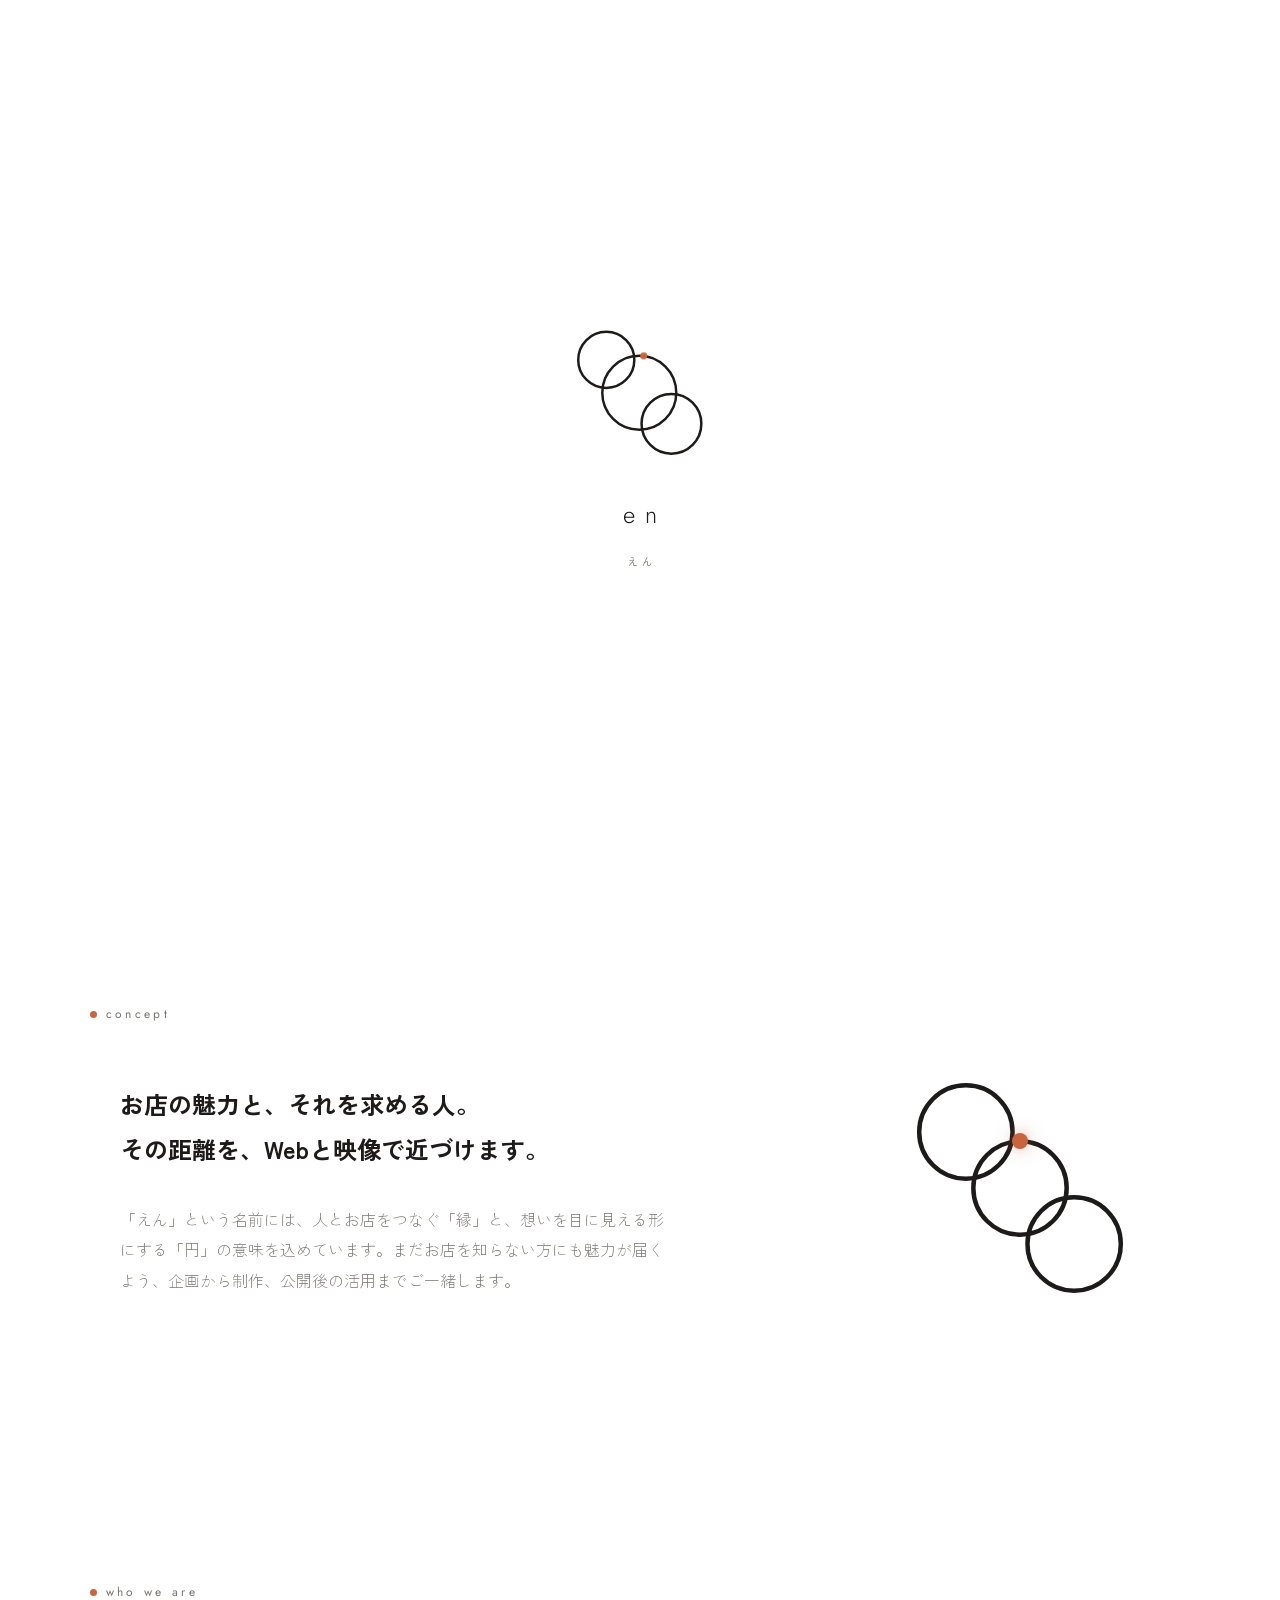
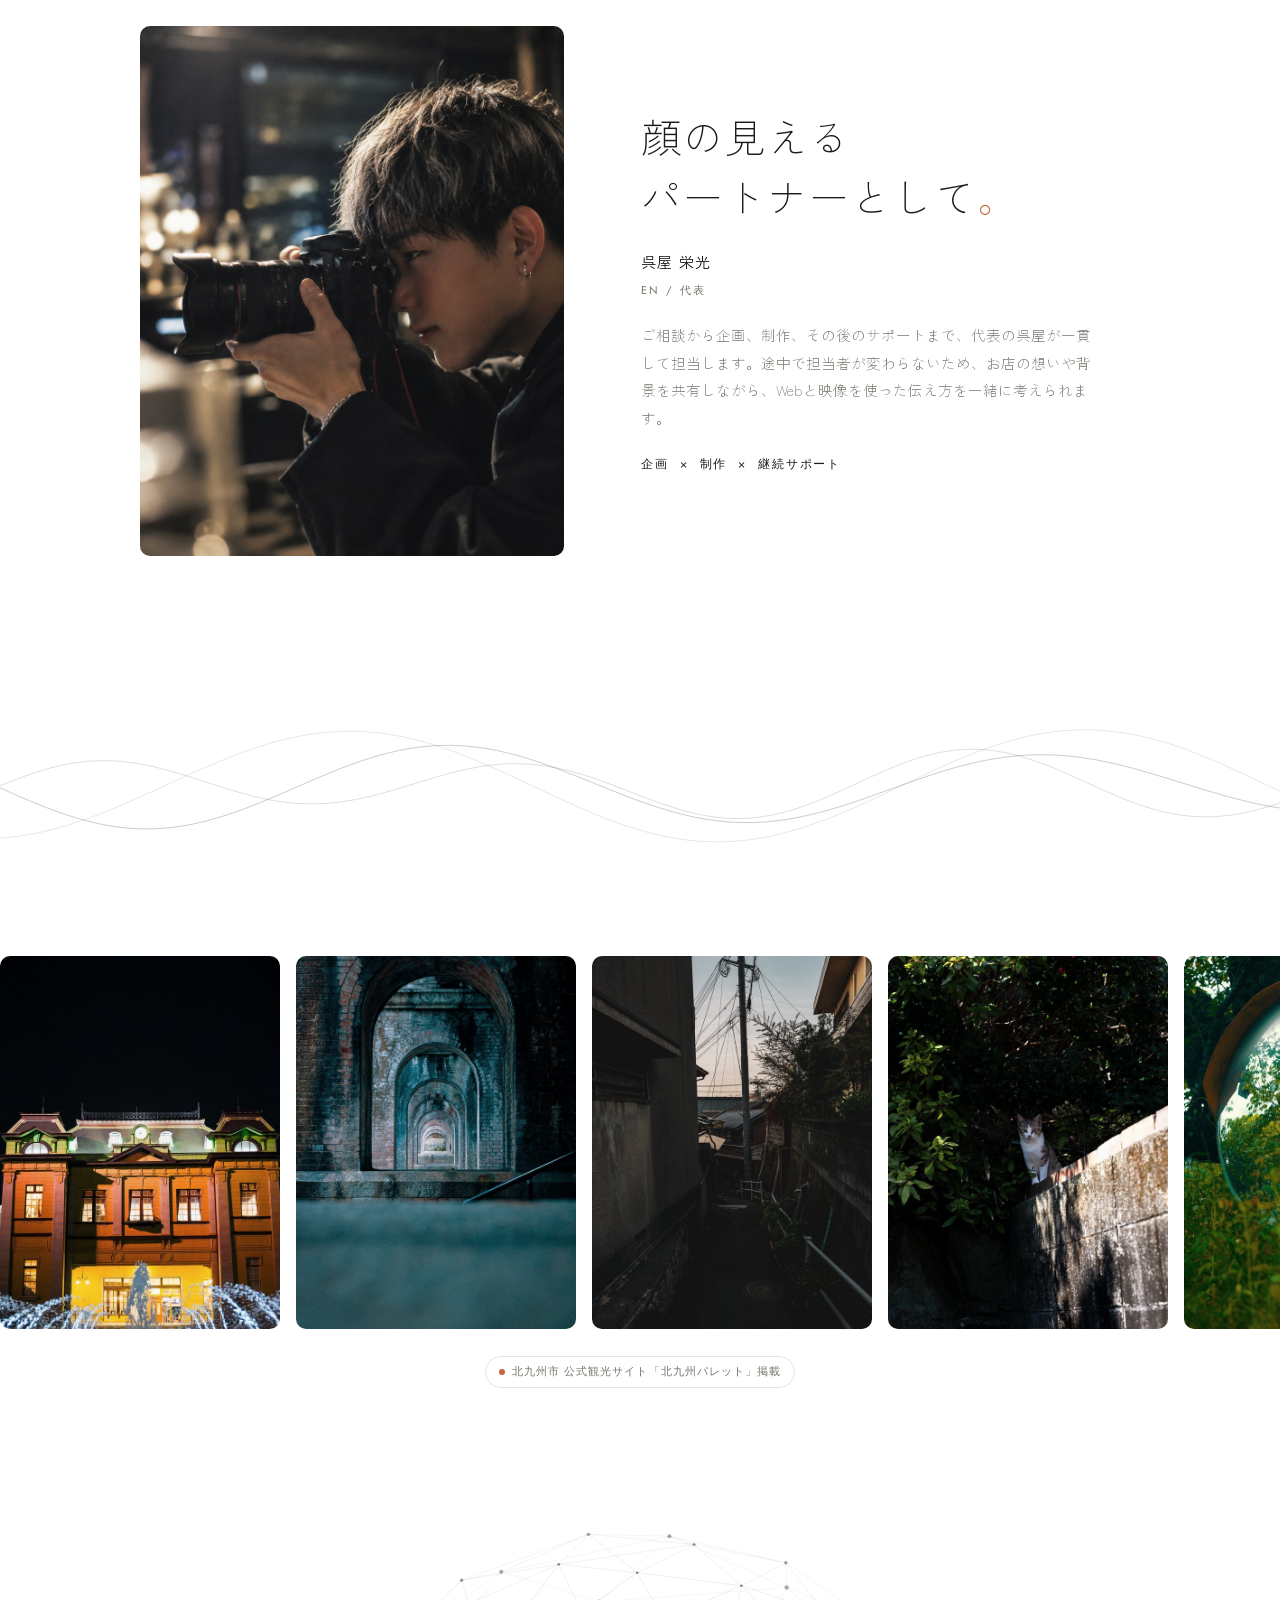
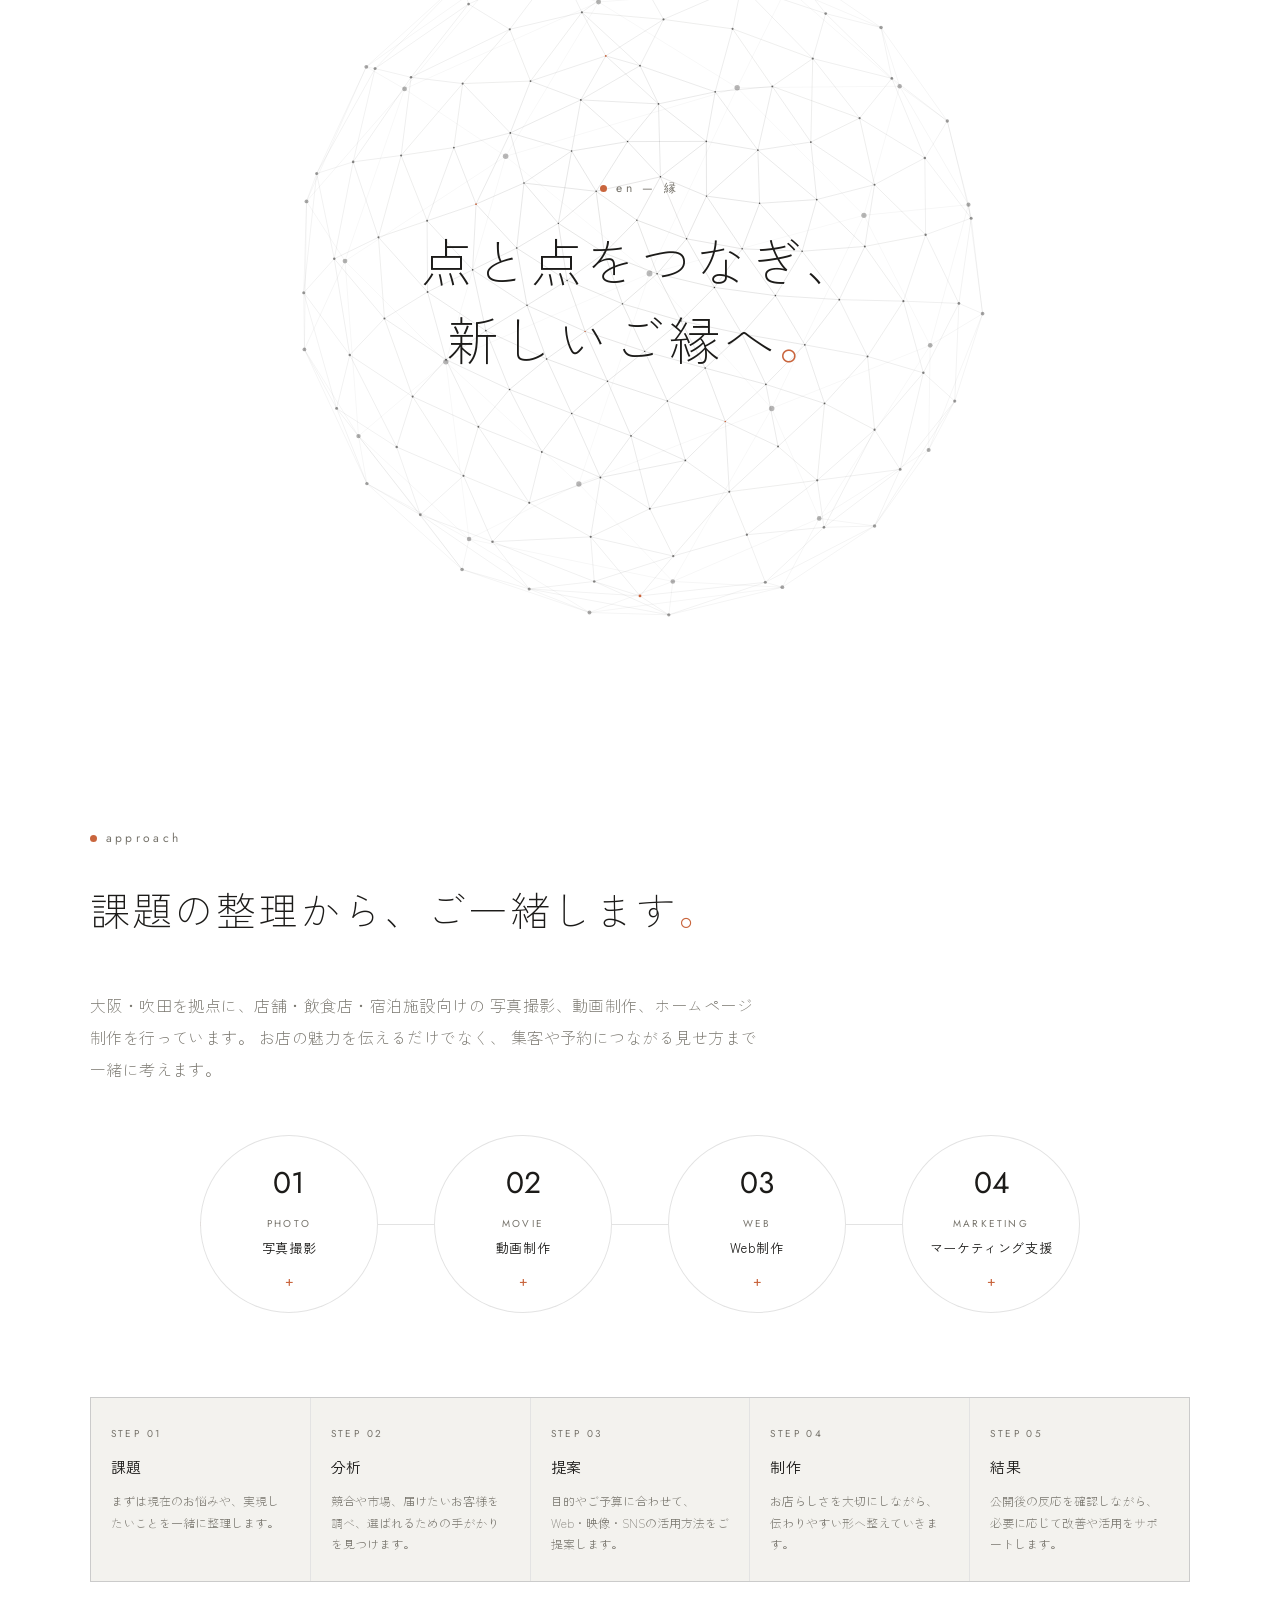
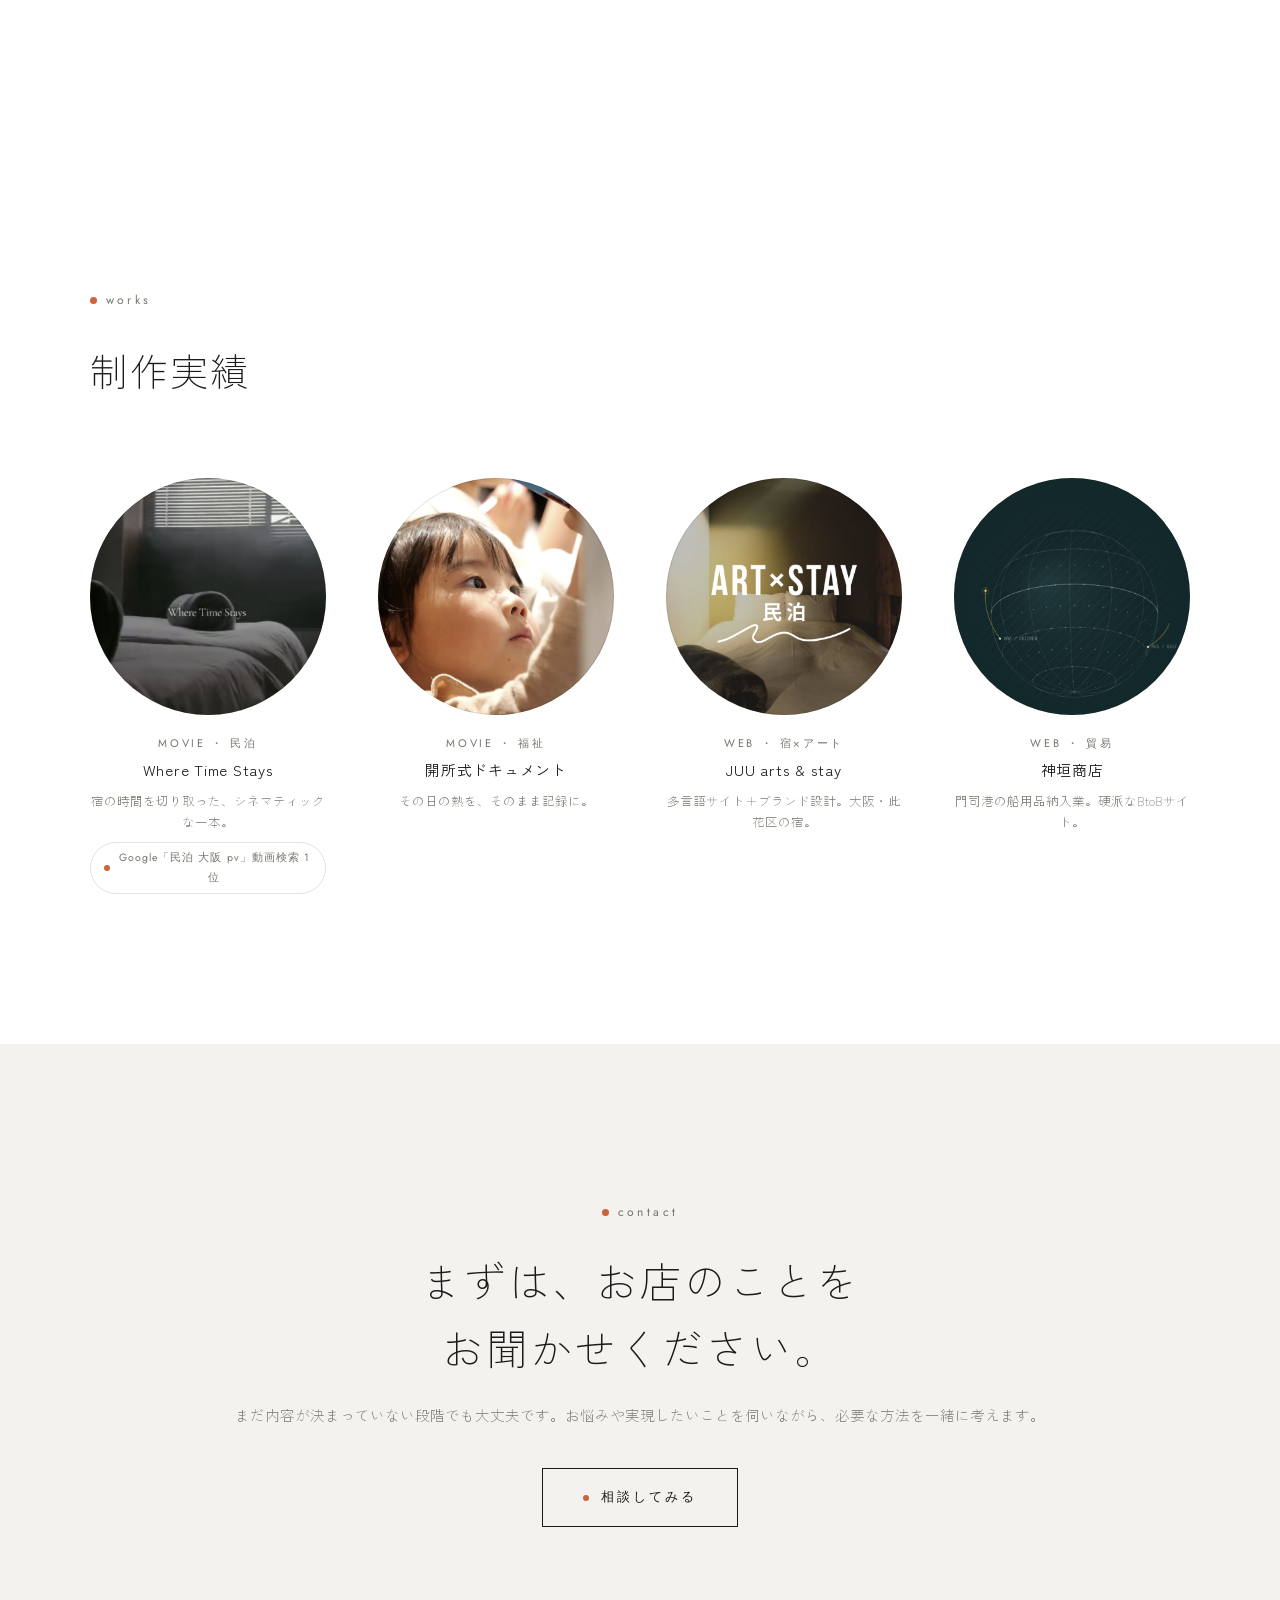
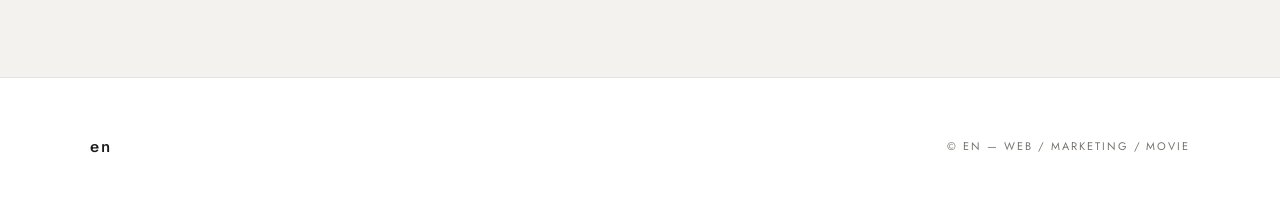
<file: index.html>
<!DOCTYPE html>
<html lang="ja">
<head>
  <meta charset="UTF-8">
  <meta name="viewport" content="width=device-width, initial-scale=1.0">


<title>大阪の写真撮影・動画制作・Web制作｜えん</title>
<meta name="description" content="大阪・吹田を拠点に、店舗・飲食店・宿泊施設向けの写真撮影、動画制作、ホームページ制作を提供。企画から制作、集客につながるWeb・SNSの活用までサポートします。">
<link rel="canonical" href="https://hello-en.com/">

  <!-- ▼ タブ・ホーム画面に出るアイコン（ロゴの円） -->
  <link rel="icon" href="favicon.ico" sizes="any">
  <link rel="icon" href="favicon.svg" type="image/svg+xml">
  <link rel="apple-touch-icon" href="apple-touch-icon.png">

  <!-- ▼ Google Fonts（Jost＝英字用 / Zen Kaku Gothic New＝日本語用）-->
  <link rel="preconnect" href="https://fonts.googleapis.com">
  <link rel="preconnect" href="https://fonts.gstatic.com" crossorigin>
  <link href="https://fonts.googleapis.com/css2?family=Jost:wght@300;400;500&family=Zen+Kaku+Gothic+New:wght@300;400;500&display=swap" rel="stylesheet">
  <link rel="stylesheet" href="css/style.css">
  <!-- Google tag (gtag.js) -->
<script async src="https://www.googletagmanager.com/gtag/js?id=G-X1XC6MC2HV"></script>
<script>
  window.dataLayer = window.dataLayer || [];
  function gtag(){dataLayer.push(arguments);}
  gtag('js', new Date());
  gtag('config', 'G-X1XC6MC2HV');
</script>
</head>

<body>

  <div class="op" id="op">
    <div class="op__inner">
      <svg class="op__mark" viewBox="-6 -6 264 261" aria-hidden="true">
        <circle class="op__c op__c1" cx="58.29"  cy="58.07"  r="56.30"/>
        <circle class="op__c op__c2" cx="124.54" cy="124.07" r="74.28"/>
        <circle class="op__c op__c3" cx="189.14" cy="186.35" r="60.03"/>
        <circle class="op__dot" cx="133.5" cy="50" r="7"/>
      </svg>
      <div class="op__name">en</div>
      <div class="op__jp">えん</div>
    </div>
  </div>


  <header class="nav" id="nav">
    <a href="#top" class="nav__brand">en</a>

    <!-- スマホ用のメニュー開閉ボタン（PCでは非表示）-->
    <button class="nav__toggle" id="toggle" aria-label="メニュー" aria-expanded="false">
      <svg viewBox="0 0 24 24" fill="none" stroke="currentColor" stroke-width="1.3">
        <path d="M3 7h18M3 12h18M3 17h18"/>
      </svg>
    </button>


<nav class="nav__links" id="links">
  <a href="#top">Top</a>
  <a href="/photo">Photo</a>
  <a href="/movie">Movie</a>
  <a href="/web">Web</a>
  <a href="#works">Works</a>
  <a href="/contact">Contact</a>
</nav>
  </header>


  <section class="hero" id="top">
    <div class="hero__bg">

      <video class="hero__video" autoplay muted loop playsinline
             poster="img/poster.jpg" aria-label="山と霧の映像">
        <source src="en-bg.mp4" type="video/mp4">
      </video>

      <!-- 動画の上に敷く白レイヤー（濃さは style.css の --veil-* で調整）-->
      <div class="hero__scrim"></div>
    </div>

    <!-- ロゴの後ろにうっすら白い光を置いて、文字を読みやすくしています -->
    <div class="hero__veil" aria-hidden="true"></div>

    <!-- 中央のロゴとキャッチ -->
    <div class="hero__center">
      <img class="hero__logo" src="img/logo.png" alt="えん ロゴ">
      <div class="hero__tag">WEB<b>/</b>MARKETING<b>/</b>MOVIE</div>
    </div>

    <!-- 下部のスクロール案内（縦書き＋線を下りる点）-->
    <a class="hero__scroll" href="#concept" aria-label="下へスクロール">
      <span>Scroll Down</span><i aria-hidden="true"></i>
    </a>
  </section>



  <section class="sec concept reveal" id="concept">
    <span class="ey">concept</span>
    <div class="concept__grid">


      <div class="concept__inner">
        <h1>お店の魅力と、それを求める人。<br>その距離を、Webと映像で近づけます<span class="dot">。</span></h1>
        <p>「えん」という名前には、人とお店をつなぐ「縁」と、想いを目に見える形にする「円」の意味を込めています。まだお店を知らない方にも魅力が届くよう、企画から制作、公開後の活用までご一緒します。</p>
      </div>


      <div class="cmotif" aria-hidden="true">
        <svg class="cmotif__rings" viewBox="0 0 120 120" fill="none">
          <circle cx="31" cy="30" r="25" stroke="#1c1b19" stroke-width="2.4"/>
          <circle cx="60" cy="60" r="25" stroke="#1c1b19" stroke-width="2.4"/>
          <circle cx="89" cy="90" r="25" stroke="#1c1b19" stroke-width="2.4"/>
        </svg>
        <div class="cmotif__orbit"><span class="cmotif__sat"></span></div>
      </div>

    </div>
  </section>



  <section class="sec about reveal" id="about">
    <span class="ey">who we are</span>
    <div class="about__grid">
      <div class="about__photo"><img src="img/portrait.jpg" alt="えん 代表 呉屋栄光"></div>
      <div class="about__body">
        <h2>顔の見える<br>パートナーとして<span class="dot">。</span></h2>
        <div class="about__name">呉屋 栄光<small>en / 代表</small></div>
        <p>ご相談から企画、制作、その後のサポートまで、代表の呉屋が一貫して担当します。途中で担当者が変わらないため、お店の想いや背景を共有しながら、Webと映像を使った伝え方を一緒に考えられます。</p>
        <div class="about__tag">企画 &nbsp;×&nbsp; 制作 &nbsp;×&nbsp; 継続サポート</div>
      </div>
    </div>
  </section>



  <div class="wave" aria-hidden="true">
    <canvas class="wave__canvas"></canvas>
  </div>



  <section class="marquee" aria-label="制作の風景">
    <div class="marquee__track">
      <!-- 1周目 -->
      <div class="marquee__item"><img src="img/g1.jpg" alt=""></div>
      <div class="marquee__item"><img src="img/g2.jpg" alt=""></div>
      <div class="marquee__item"><img src="img/g3.jpg" alt=""></div>
      <div class="marquee__item"><img src="img/g4.jpg" alt=""></div>
      <div class="marquee__item"><img src="img/g5.jpg" alt=""></div>
      <div class="marquee__item"><img src="img/g6.jpg" alt=""></div>
      <!-- 2周目（1周目と同じ並び。繋ぎ目を消すため）-->
      <div class="marquee__item" aria-hidden="true"><img src="img/g1.jpg" alt=""></div>
      <div class="marquee__item" aria-hidden="true"><img src="img/g2.jpg" alt=""></div>
      <div class="marquee__item" aria-hidden="true"><img src="img/g3.jpg" alt=""></div>
      <div class="marquee__item" aria-hidden="true"><img src="img/g4.jpg" alt=""></div>
      <div class="marquee__item" aria-hidden="true"><img src="img/g5.jpg" alt=""></div>
      <div class="marquee__item" aria-hidden="true"><img src="img/g6.jpg" alt=""></div>
    </div>
    <p class="marquee__note"><span class="badge">北九州市 公式観光サイト「北九州パレット」掲載</span></p>
  </section>



  <section class="orb" id="orb">
    <canvas class="orb__canvas" id="globe-canvas" aria-hidden="true"></canvas>
    <div class="orb__copy">
      <span class="ey">en — 縁</span>
      <h2>点と点をつなぎ、<br>新しいご縁へ<span class="dot">。</span></h2>
    </div>
  </section>



  <section class="sec approach" id="service">
    <span class="ey">approach</span>
    <h2 class="approach__title">課題の整理から、ご一緒します<span class="dot">。</span></h2>
<p class="approach__lead">
  大阪・吹田を拠点に、店舗・飲食店・宿泊施設向けの
  写真撮影、動画制作、ホームページ制作を行っています。
  お店の魅力を伝えるだけでなく、
  集客や予約につながる見せ方まで一緒に考えます。
</p>
    <div class="nodes">
      <span class="nodes__dot" aria-hidden="true"></span>
      <a class="node reveal" href="photo.html">
        <span class="node__num">01</span><span class="node__cat">Photo</span>
        <span class="node__jp">写真撮影</span><span class="node__plus">+</span>
      </a>
      <a class="node reveal" href="movie.html">
        <span class="node__num">02</span><span class="node__cat">Movie</span>
        <span class="node__jp">動画制作</span><span class="node__plus">+</span>
      </a>
      <a class="node reveal" href="web.html">
        <span class="node__num">03</span><span class="node__cat">Web</span>
        <span class="node__jp">Web制作</span><span class="node__plus">+</span>
      </a>
      <a class="node reveal" href="web.html#strategy">
        <span class="node__num">04</span><span class="node__cat">Marketing</span>
        <span class="node__jp">マーケティング支援</span><span class="node__plus">+</span>
      </a>
    </div>

    <ol class="steps">
      <li class="step reveal"><div class="n">STEP 01</div><h3>課題</h3><p>まずは現在のお悩みや、実現したいことを一緒に整理します。</p></li>
      <li class="step reveal"><div class="n">STEP 02</div><h3>分析</h3><p>競合や市場、届けたいお客様を調べ、選ばれるための手がかりを見つけます。</p></li>
      <li class="step reveal"><div class="n">STEP 03</div><h3>提案</h3><p>目的やご予算に合わせて、Web・映像・SNSの活用方法をご提案します。</p></li>
      <li class="step reveal"><div class="n">STEP 04</div><h3>制作</h3><p>お店らしさを大切にしながら、伝わりやすい形へ整えていきます。</p></li>
      <li class="step reveal"><div class="n">STEP 05</div><h3>結果</h3><p>公開後の反応を確認しながら、必要に応じて改善や活用をサポートします。</p></li>
    </ol>
  </section>


  <section class="sec works" id="works">
    <div class="works__head">
      <div>
        <span class="ey">works</span>
        <h2>制作実績</h2>
      </div>
    </div>

    <div class="works__grid">

      <a class="work reveal" href="https://www.instagram.com/reel/DYZbCiRS4nU/" target="_blank" rel="noopener">
        <div class="work__circle"><img src="img/work-minpaku.jpg" alt="民泊のプロモーション動画"></div>
        <div class="work__cat">Movie ・ 民泊</div>
        <div class="work__name">Where Time Stays</div>
        <div class="work__desc">宿の時間を切り取った、シネマティックな一本。</div>
          <div class="badge">Google「民泊 大阪 pv」動画検索 1位</div>
      </a>
            

      <a class="work reveal" href="https://youtu.be/qF0RYDnBKLI" target="_blank" rel="noopener">
        <div class="work__circle"><img src="img/work-welfare.jpg" alt="福祉事業所の開所式ドキュメント"></div>
        <div class="work__cat">Movie ・ 福祉</div>
        <div class="work__name">開所式ドキュメント</div>
        <div class="work__desc">その日の熱を、そのまま記録に。</div>
      </a>

      <!-- ↓ 公開サイトのURLに書き換え -->
      <a class="work reveal" href="works/juu/index.html" target="_blank" rel="noopener">
        <div class="work__circle"><img src="img/work-juu.jpg" alt="JUU arts & stay のWebサイト"></div>
        <div class="work__cat">Web ・ 宿×アート</div>
        <div class="work__name">JUU arts &amp; stay</div>
        <div class="work__desc">多言語サイト＋ブランド設計。大阪・此花区の宿。</div>

      </a>

      <!-- 実案件ページ（en-site内 works/ に収録）-->
      <a class="work reveal" href="works/kamigaki/index.html" target="_blank" rel="noopener">
        <div class="work__circle"><img src="img/work-kamigaki.jpg" alt="神垣商店のWebサイト"></div>
        <div class="work__cat">Web ・ 貿易</div>
        <div class="work__name">神垣商店</div>
        <div class="work__desc">門司港の船用品納入業。硬派なBtoBサイト。</div>
      </a>

    </div>
  </section>



  <section class="sec contact" id="contact">
    <span class="ey" style="justify-content:center">contact</span>
    <h2>まずは、お店のことを<br>お聞かせください。</h2>
    <p>まだ内容が決まっていない段階でも大丈夫です。お悩みや実現したいことを伺いながら、必要な方法を一緒に考えます。</p>
    <a class="cbtn" href="contact.html"><i aria-hidden="true"></i>相談してみる</a>
  </section>



  <footer class="foot">
    <span class="foot__brand">en</span>
    <small>© en — web / marketing / movie</small>
  </footer>


  <!-- ▼ 動き（メニュー・スクロール演出・動画再生）はすべて js/script.js -->
  <script src="js/script.js"></script>

  <!-- ページトップへ戻る（少しスクロールすると右下に出ます）-->
  <a href="#top" id="page-top" aria-label="ページの先頭へ戻る">
    <svg viewBox="0 0 24 24" aria-hidden="true"><path d="M12 19V5M5 12l7-7 7 7"/></svg>
  </a>

  <script src="js/motion.js"></script>

</body>
</html>
</file>
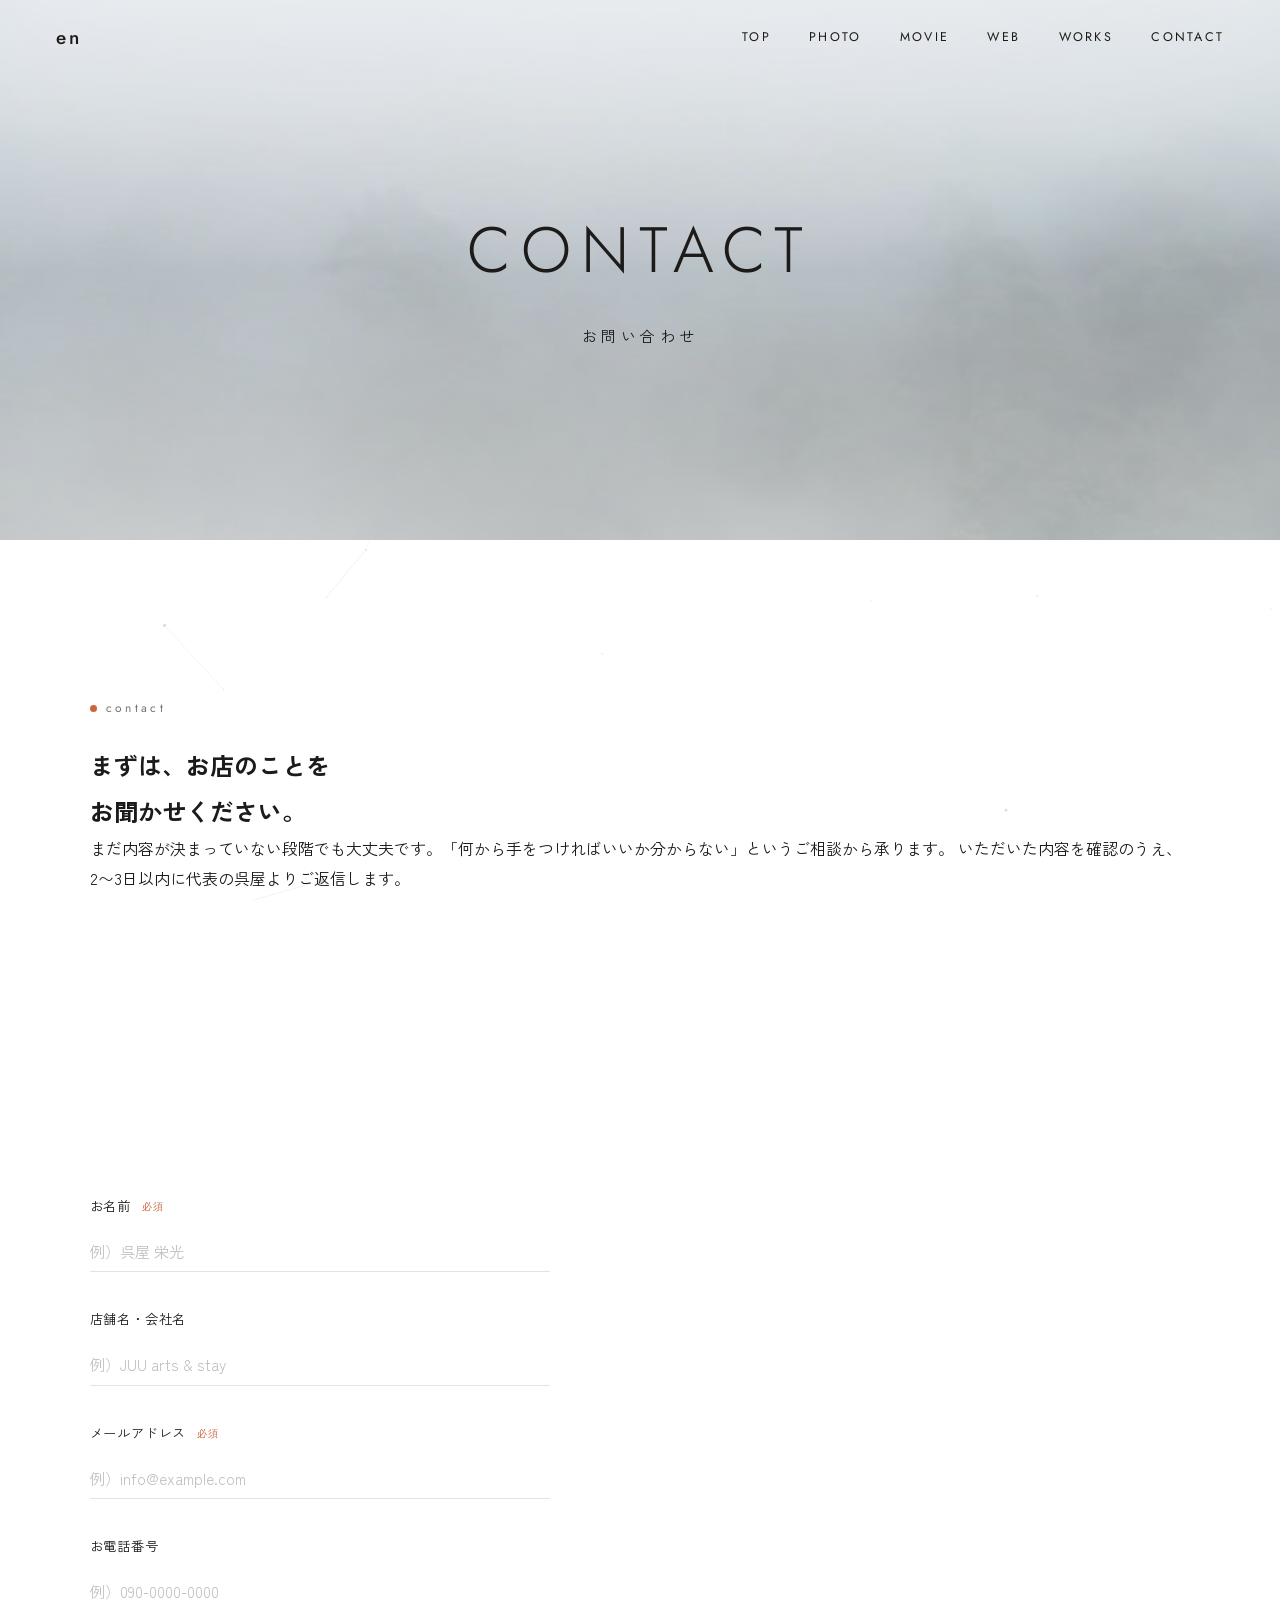
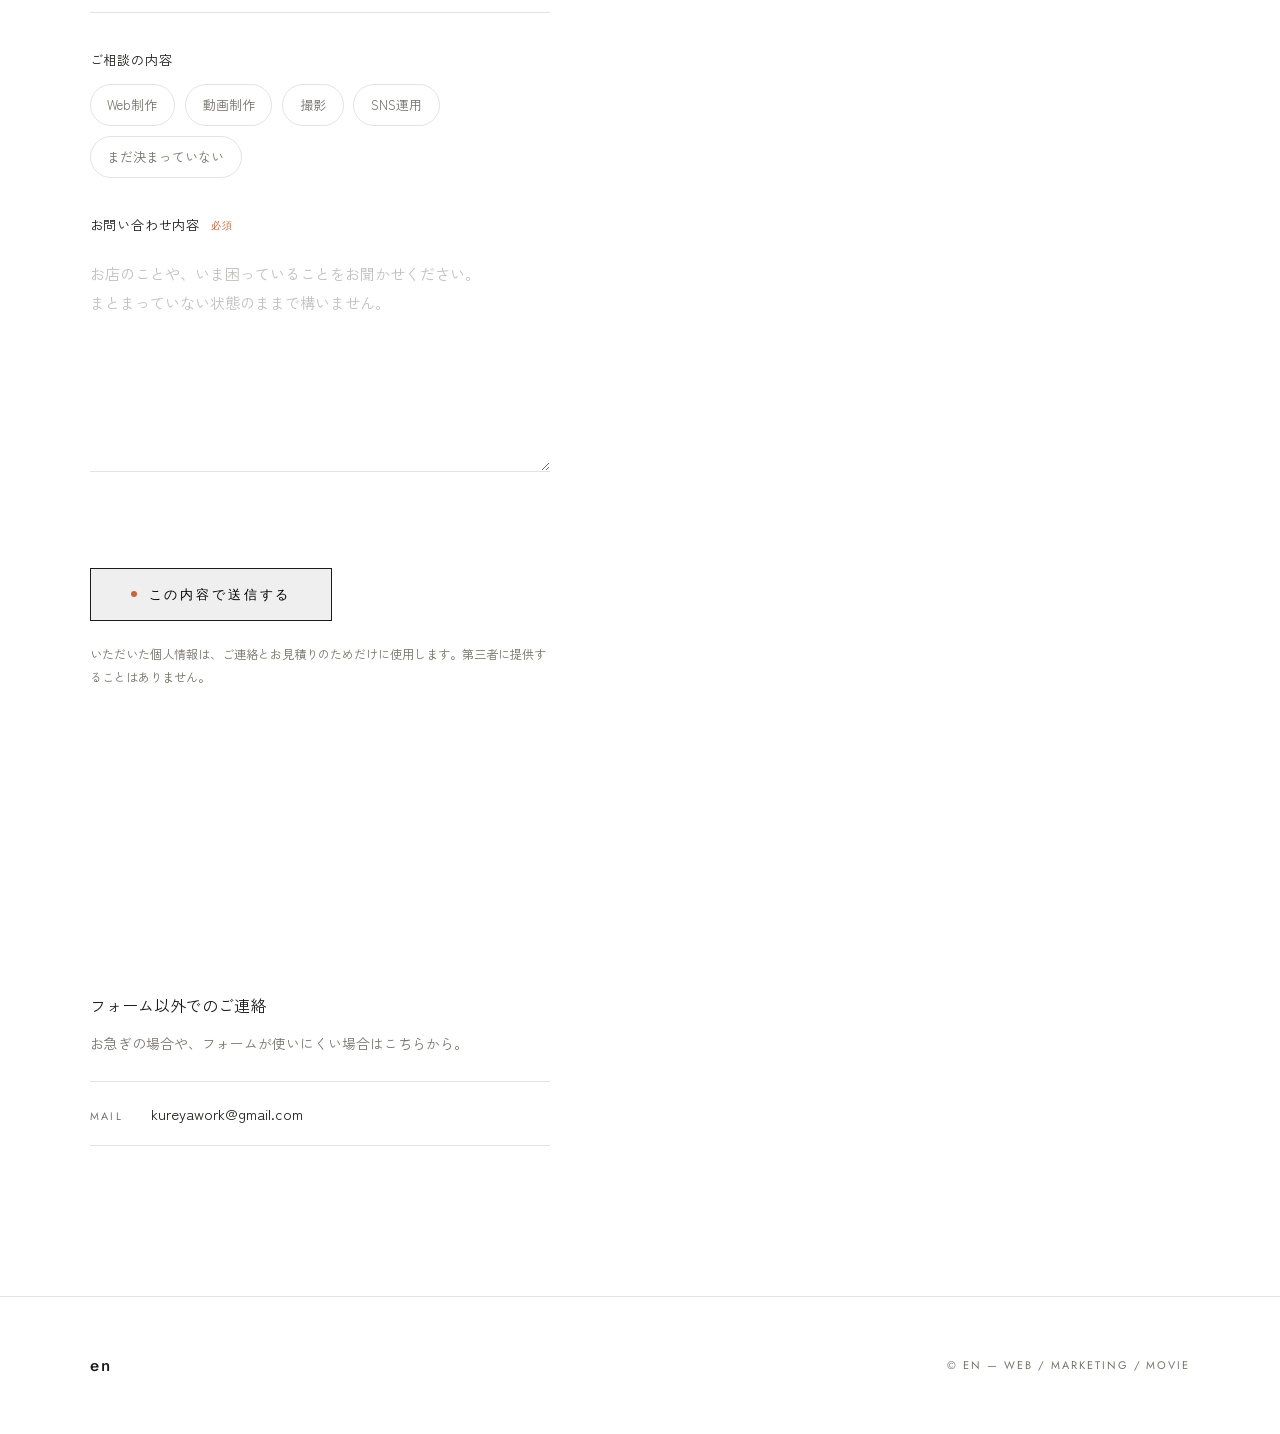
<file: contact.html>
<!DOCTYPE html>
<html lang="ja">
<head>
  <meta charset="UTF-8">
  <meta name="viewport" content="width=device-width, initial-scale=1.0">
  <title>お問い合わせ | えん</title>
  <meta name="description" content="えんへのお問い合わせ。Web制作・動画制作・マーケティングのご相談を承ります。まだ内容が決まっていない段階でもお気軽にご連絡ください。">
  <!-- ▼ タブ・ホーム画面に出るアイコン（ロゴの円） -->
  <link rel="icon" href="favicon.ico" sizes="any">
  <link rel="icon" href="favicon.svg" type="image/svg+xml">
  <link rel="apple-touch-icon" href="apple-touch-icon.png">

  <link rel="preconnect" href="https://fonts.googleapis.com">
  <link rel="preconnect" href="https://fonts.gstatic.com" crossorigin>
  <link href="https://fonts.googleapis.com/css2?family=Jost:wght@300;400;500&family=Zen+Kaku+Gothic+New:wght@300;400;500&display=swap" rel="stylesheet">
  <link rel="stylesheet" href="css/style.css">
 <link rel="canonical" href="https://hello-en.com/contact">
</head>

<body class="page-contact">

  <div id="particles-js" aria-hidden="true"></div><!-- 背景の幾何学模様 -->

  <!-- ヘッダー（全ページ共通）-->
<header class="nav" id="nav">
  <a href="/" class="nav__brand">en</a>

  <button class="nav__toggle" id="toggle"
          aria-label="メニュー" aria-expanded="false">
    <svg viewBox="0 0 24 24" fill="none"
         stroke="currentColor" stroke-width="1.3">
      <path d="M3 7h18M3 12h18M3 17h18"/>
    </svg>
  </button>
  <nav class="nav__links" id="links">
    <a href="/">Top</a>
    <a href="/photo">Photo</a>
    <a href="/movie">Movie</a>
    <a href="/web">Web</a>
    <a href="/#works">Works</a>
    <a href="/contact">Contact</a>
  </nav>
  </header>


  <!-- ページ上部ヒーロー -->
  <section class="subhero">
<div class="subhero__inner">
  <div class="subhero__en">CONTACT</div>
  <h1 class="subhero__jp">お問い合わせ</h1>
</div>
  </section>


  <!-- =========================================================
       リード文
       ========================================================= -->
  <section class="sec">
    <span class="ey">contact</span>
    <h2>まずは、お店のことを<br>お聞かせください。</h2>
    <p>
      まだ内容が決まっていない段階でも大丈夫です。「何から手をつければいいか分からない」というご相談から承ります。
      いただいた内容を確認のうえ、2〜3日以内に代表の呉屋よりご返信します。
    </p>
  </section>


  <!-- =========================================================
       お問い合わせフォーム

       送信先は kureiative と同じ Formspree（xlgolgzr）に設定済みです。
       同じ受信箱に届くので、件名を「【えん】〜」にして区別できるようにしています
       （下の _subject の行）。
       ========================================================= -->
  <section class="sec form-sec">
    <form class="cform" action="https://formspree.io/f/xlgolgzr" method="POST">

      <div class="cform__row">
        <label class="cform__label" for="f-name">お名前 <span class="req">必須</span></label>
        <input class="cform__input" type="text" id="f-name" name="name" required
               autocomplete="name" placeholder="例）呉屋 栄光">
      </div>

      <div class="cform__row">
        <label class="cform__label" for="f-shop">店舗名・会社名</label>
        <input class="cform__input" type="text" id="f-shop" name="company"
               autocomplete="organization" placeholder="例）JUU arts &amp; stay">
      </div>

      <div class="cform__row">
        <label class="cform__label" for="f-email">メールアドレス <span class="req">必須</span></label>
        <input class="cform__input" type="email" id="f-email" name="email" required
               autocomplete="email" placeholder="例）info@example.com">
      </div>

      <div class="cform__row">
        <label class="cform__label" for="f-tel">お電話番号</label>
        <input class="cform__input" type="tel" id="f-tel" name="tel"
               autocomplete="tel" placeholder="例）090-0000-0000">
      </div>

      <div class="cform__row">
        <span class="cform__label">ご相談の内容</span>
        <div class="cform__checks">
          <label class="chk"><input type="checkbox" name="genre" value="Web制作"><span>Web制作</span></label>
          <label class="chk"><input type="checkbox" name="genre" value="動画制作"><span>動画制作</span></label>
          <label class="chk"><input type="checkbox" name="genre" value="撮影"><span>撮影</span></label>
          <label class="chk"><input type="checkbox" name="genre" value="SNS運用"><span>SNS運用</span></label>
          <label class="chk"><input type="checkbox" name="genre" value="まだ決まっていない"><span>まだ決まっていない</span></label>
        </div>
      </div>

      <div class="cform__row">
        <label class="cform__label" for="f-msg">お問い合わせ内容 <span class="req">必須</span></label>
        <textarea class="cform__input cform__textarea" id="f-msg" name="message" rows="7" required
                  placeholder="お店のことや、いま困っていることをお聞かせください。&#10;まとまっていない状態のままで構いません。"></textarea>
      </div>

      <!-- 届くメールの件名。kureiative と同じ送信先なので、どちらから来たか分かるようにしています -->
      <input type="hidden" name="_subject" value="【えん】サイトからのお問い合わせ">

      <!-- 迷惑メール対策（人には見えません。ボットが書き込むと送信されません）-->
      <div class="cform__trap" aria-hidden="true">
        <label for="f-website">この欄は入力しないでください</label>
        <input type="text" id="f-website" name="_gotcha" tabindex="-1" autocomplete="off">
      </div>

      <div class="cform__submit">
        <button class="cbtn" type="submit"><i aria-hidden="true"></i>この内容で送信する</button>
        <p class="cform__note">
          いただいた個人情報は、ご連絡とお見積りのためだけに使用します。第三者に提供することはありません。
        </p>
      </div>

    </form>
  </section>


  <!-- =========================================================
       フォーム以外の連絡手段
       ========================================================= -->
  <section class="sec alt-sec">
    <h2 class="alt__head">フォーム以外でのご連絡</h2>
    <p class="alt__lead">お急ぎの場合や、フォームが使いにくい場合はこちらから。</p>
    <div class="alt__list">
      <!-- ▼ 実際のアドレスに差し替えてください -->
      <a class="alt__item" href="mailto:kureyawork@gmail.com">
        <span class="alt__k">Mail</span>
        <span class="alt__v">kureyawork@gmail.com</span>
      </a>
      <!-- ▼ LINE公式を用意したら、href に友だち追加URLを入れて有効化してください
      <a class="alt__item" href="#" target="_blank" rel="noopener">
        <span class="alt__k">LINE</span>
        <span class="alt__v">公式アカウントで相談する</span>
      </a>
      -->
    </div>
  </section>


  <footer class="foot">
    <span class="foot__brand">en</span>
    <small>© en — web / marketing / movie</small>
  </footer>

  <script src="js/script.js"></script>
  <!-- 背景の幾何学模様（particles.js 本体＋設定）-->
  <script src="js/particles.js"></script>
  <script src="js/particles-config.js"></script>

  <!-- ページトップへ戻る（少しスクロールすると右下に出ます）-->
  <a href="#top" id="page-top" aria-label="ページの先頭へ戻る">
    <svg viewBox="0 0 24 24" aria-hidden="true"><path d="M12 19V5M5 12l7-7 7 7"/></svg>
  </a>

  <script src="js/motion.js"></script>

</body>
</html>
</file>
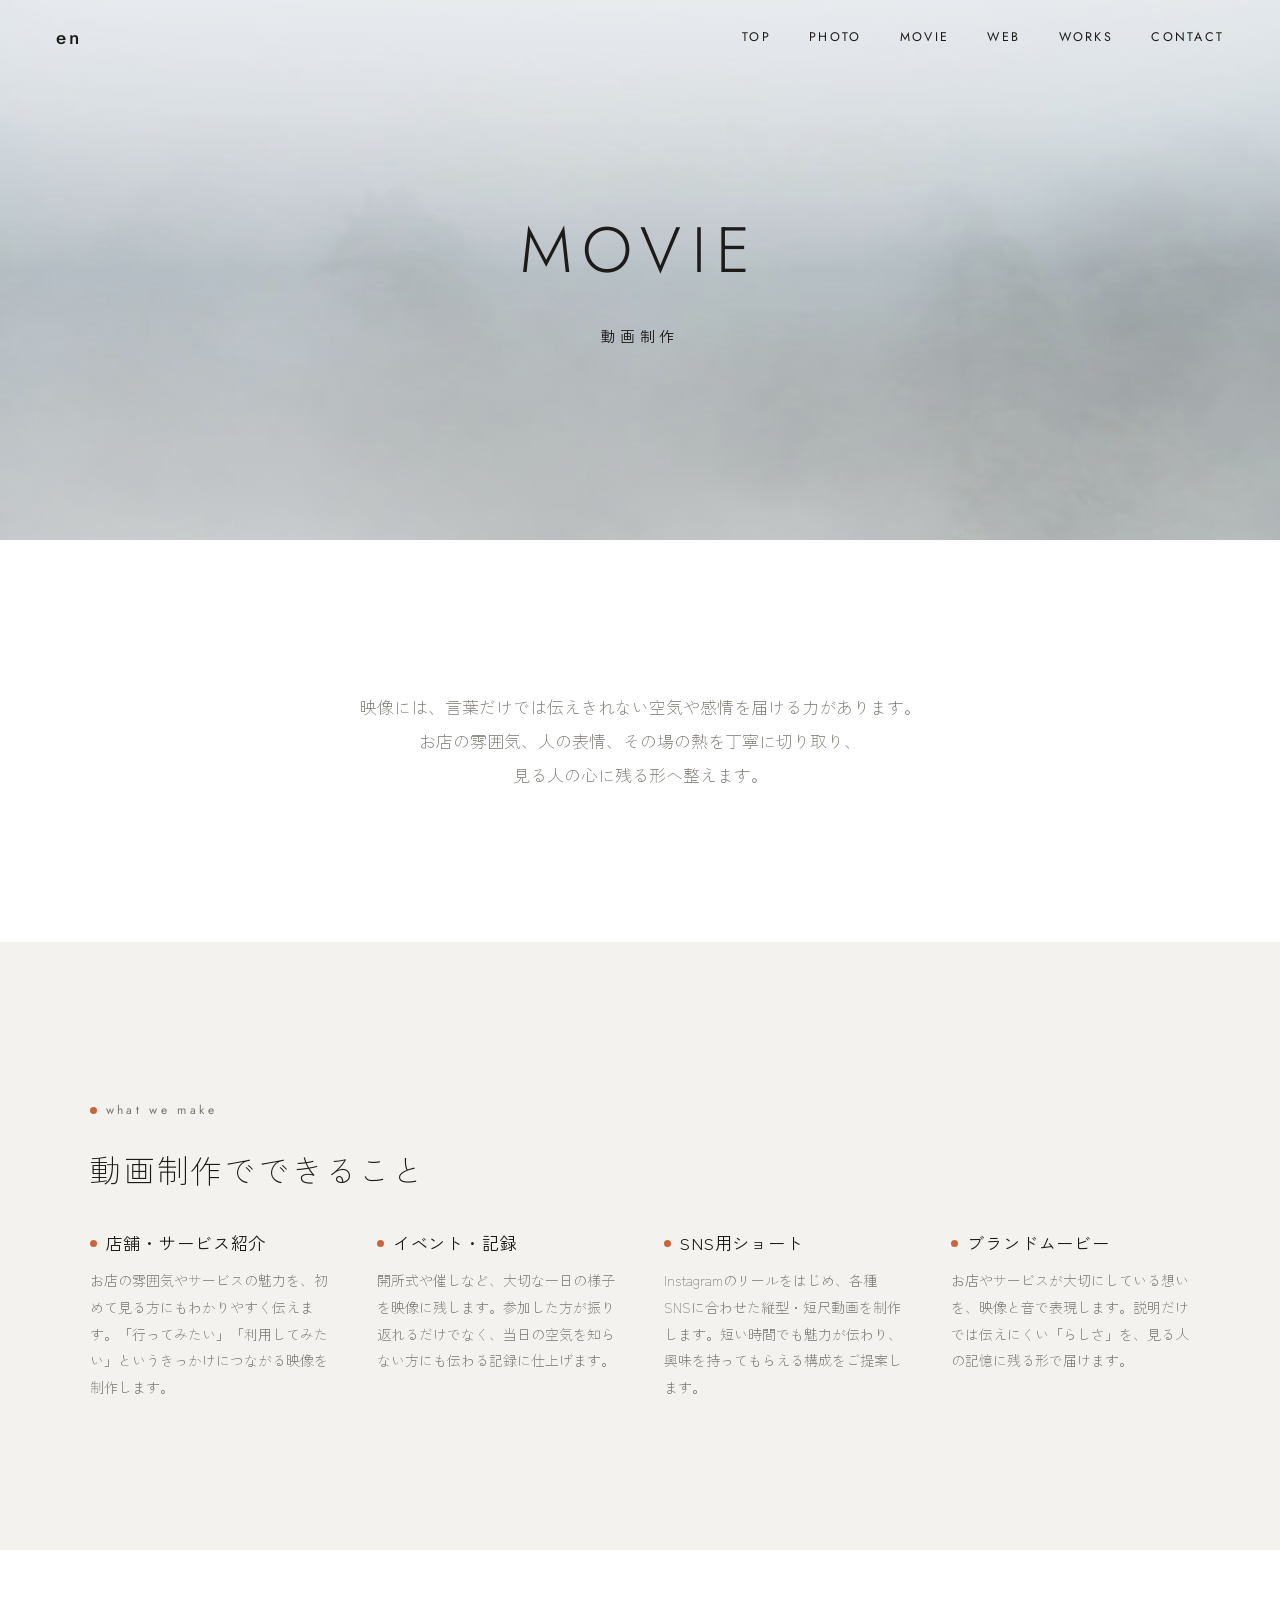
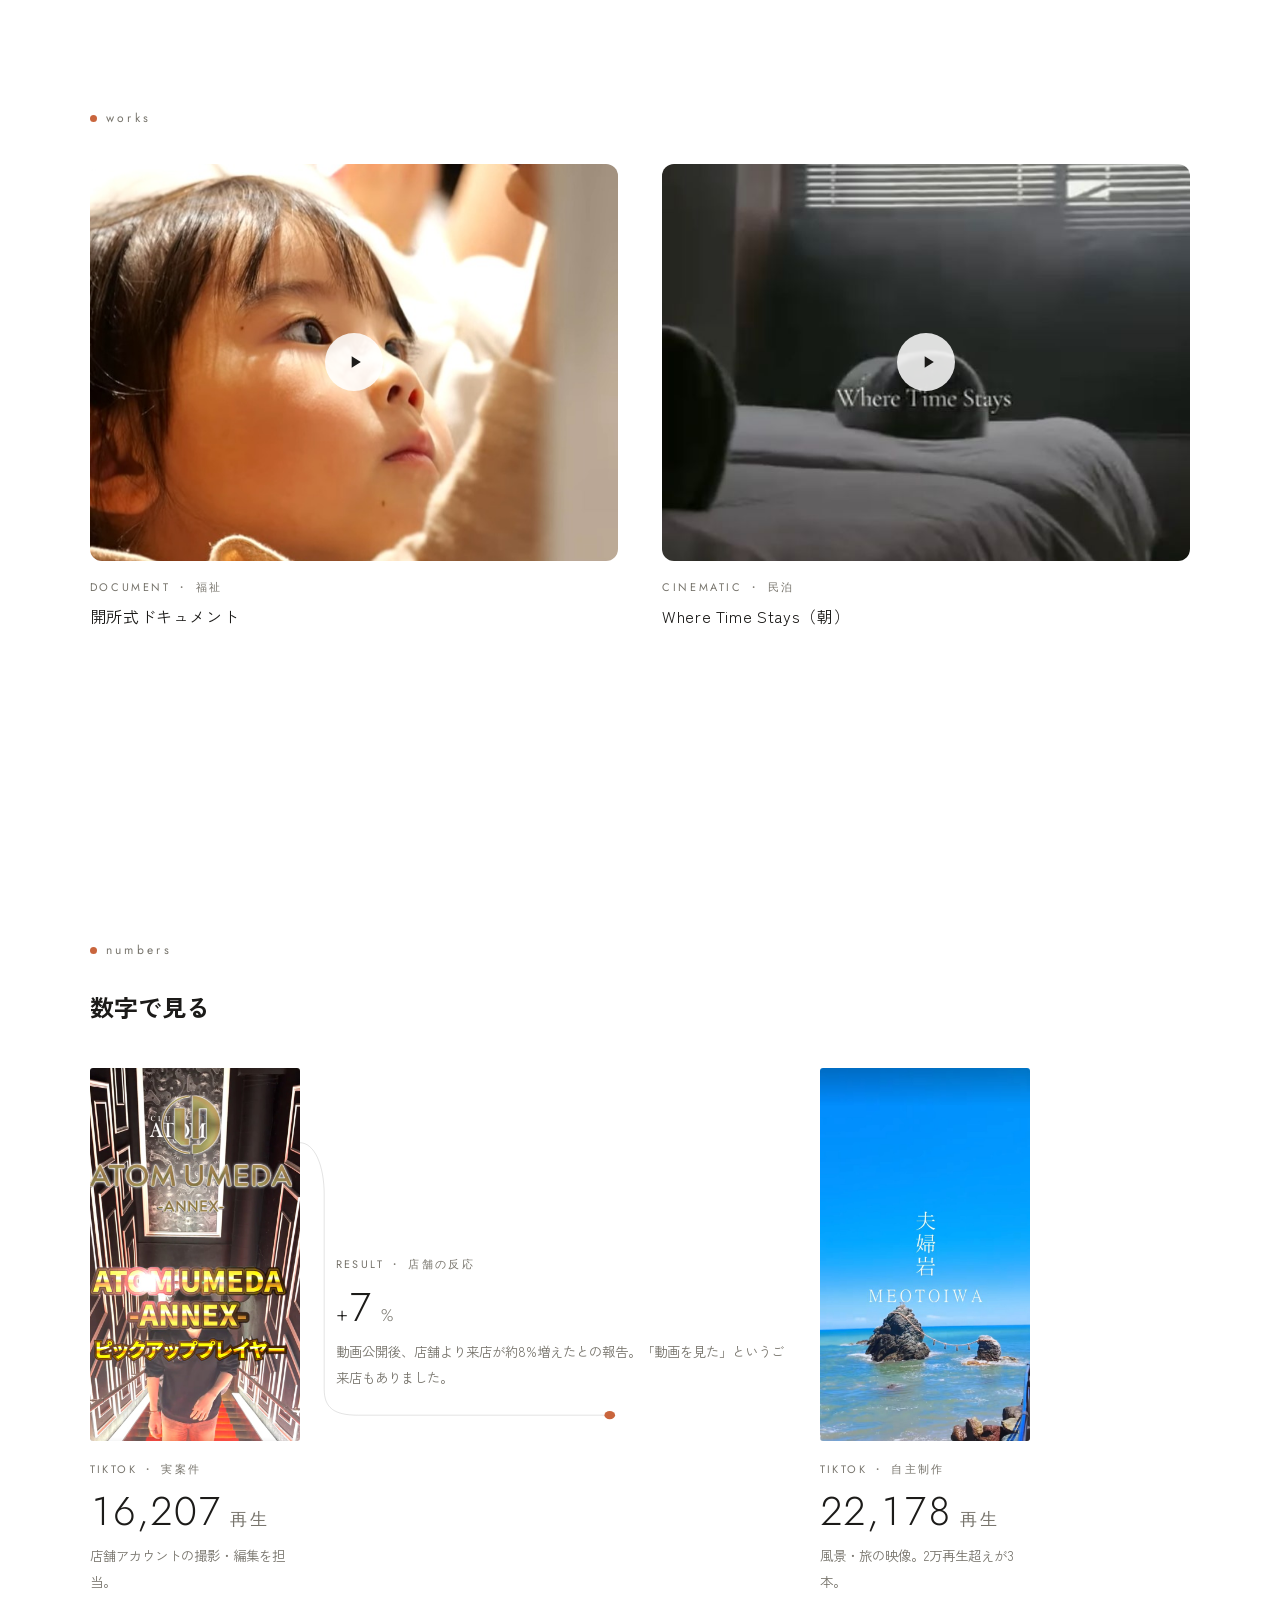
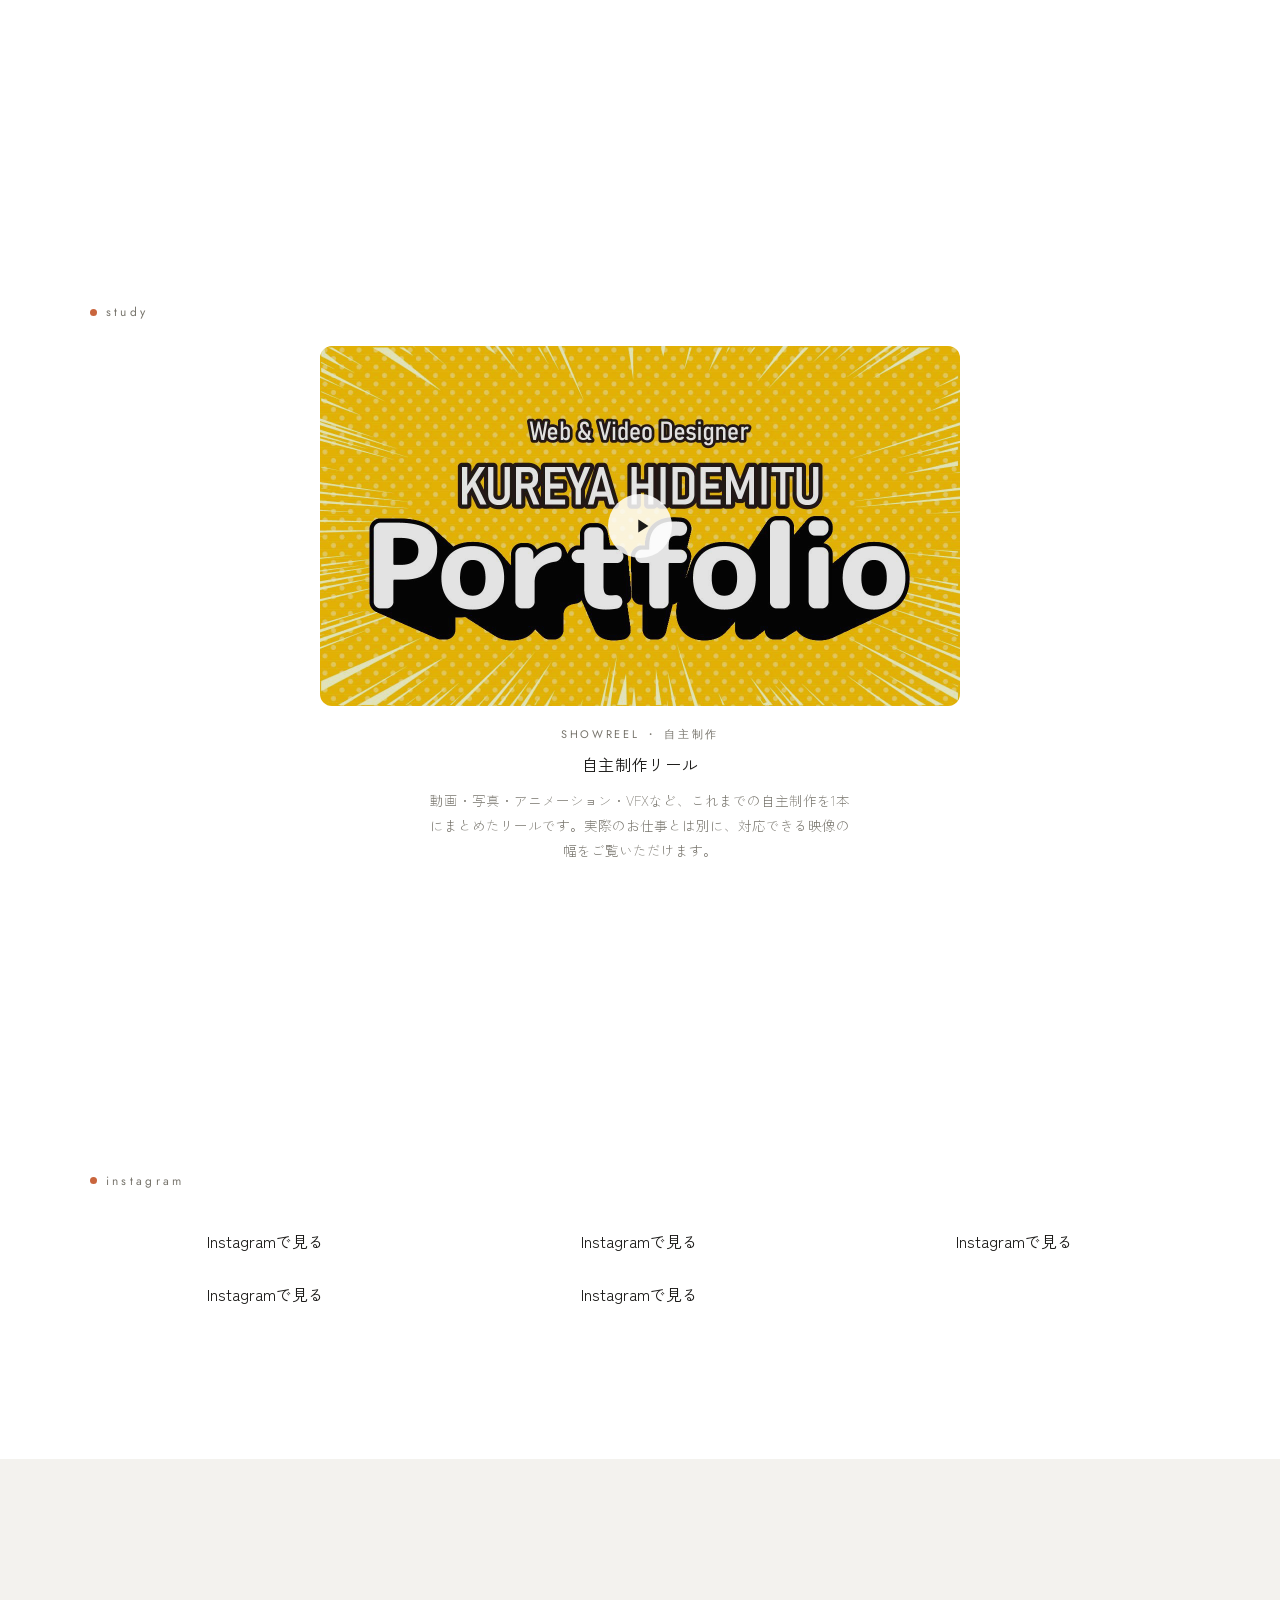
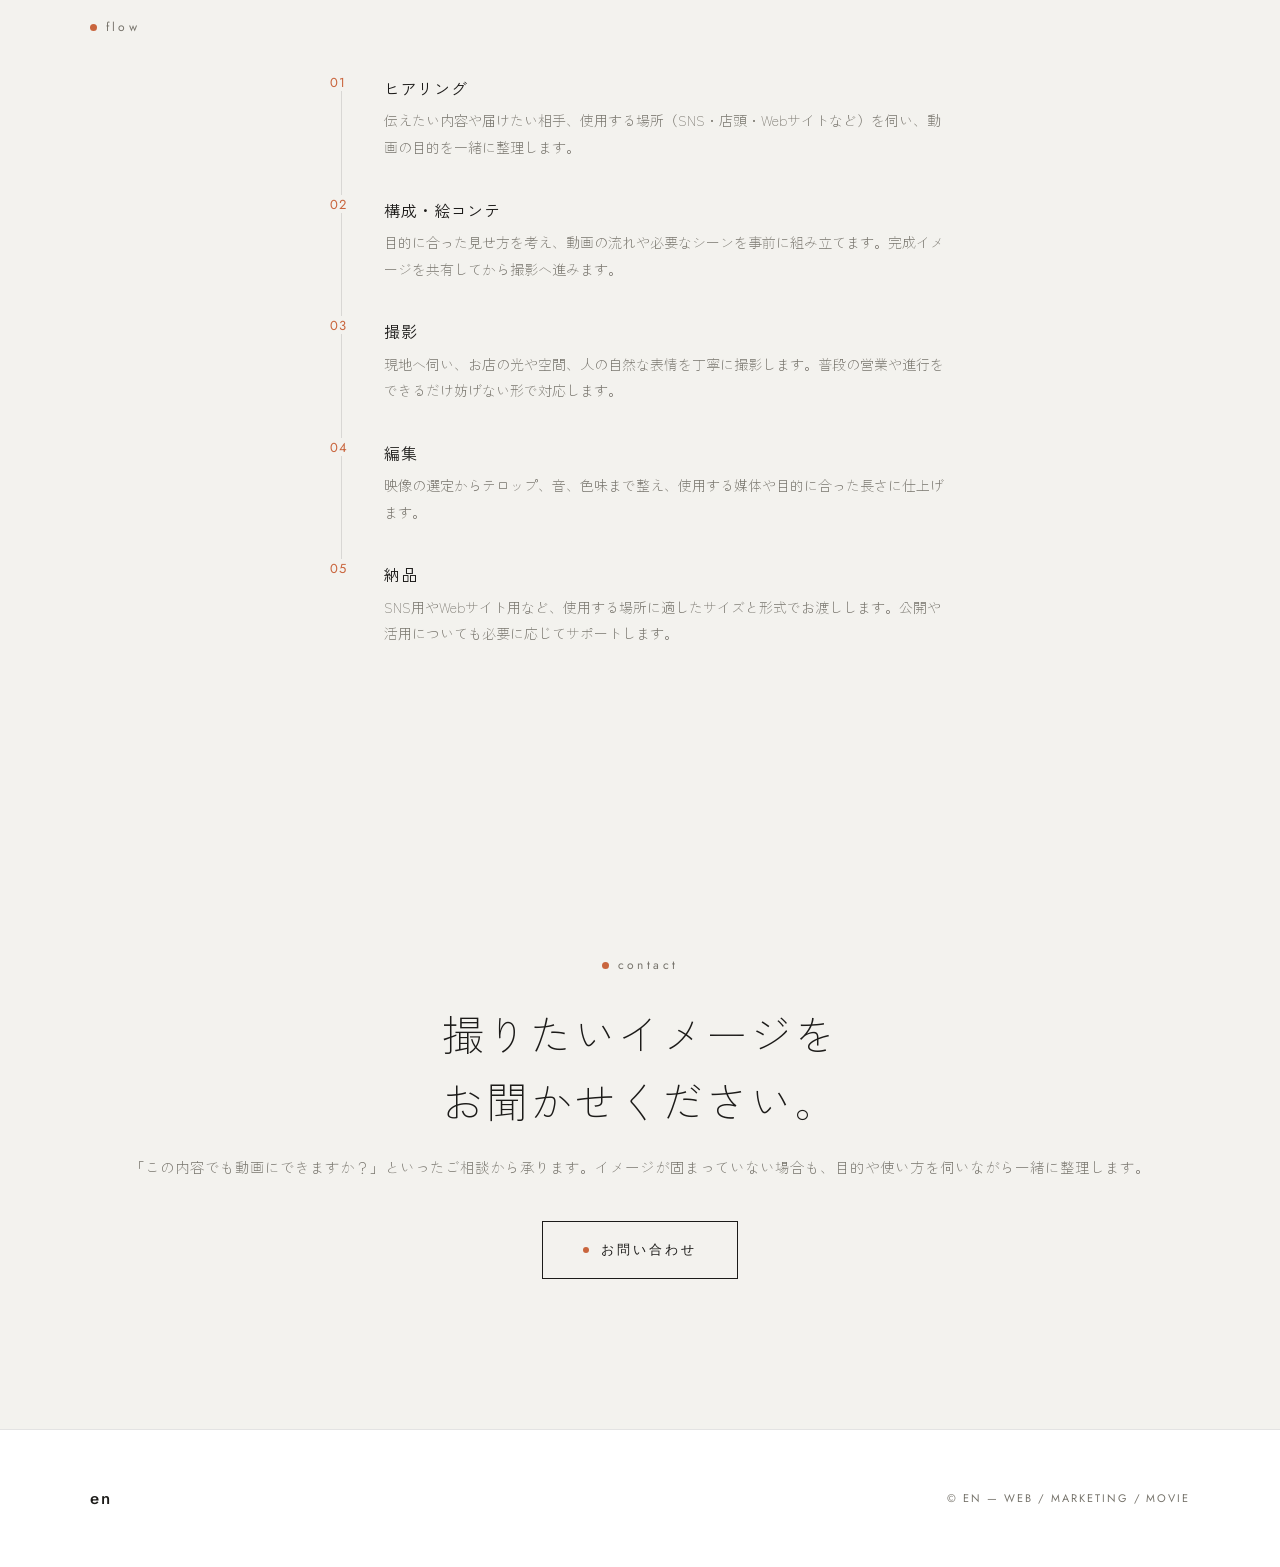
<file: movie.html>
<!DOCTYPE html>
<html lang="ja">
<head>
  <meta charset="UTF-8">
  <meta name="viewport" content="width=device-width, initial-scale=1.0">
<title>大阪の店舗動画制作・SNSショート動画制作｜えん</title>
<meta name="description" content="大阪・吹田を拠点に、飲食店・店舗・宿泊施設向けの動画制作を行っています。店舗紹介動画、Instagramリール、SNSショート動画、イベント撮影など、企画・撮影・編集まで一貫して対応します。">
  <!-- ▼ タブ・ホーム画面に出るアイコン（ロゴの円） -->
  <link rel="icon" href="favicon.ico" sizes="any">
  <link rel="icon" href="favicon.svg" type="image/svg+xml">
  <link rel="apple-touch-icon" href="apple-touch-icon.png">

  <link rel="preconnect" href="https://fonts.googleapis.com">
  <link rel="preconnect" href="https://fonts.gstatic.com" crossorigin>
  <link href="https://fonts.googleapis.com/css2?family=Jost:wght@300;400;500&family=Zen+Kaku+Gothic+New:wght@300;400;500&display=swap" rel="stylesheet">
  <link rel="stylesheet" href="css/style.css">
  <link rel="canonical" href="https://hello-en.com/movie">
    <!-- Google tag (gtag.js) -->
<script async src="https://www.googletagmanager.com/gtag/js?id=G-X1XC6MC2HV"></script>
<script>
  window.dataLayer = window.dataLayer || [];
  function gtag(){dataLayer.push(arguments);}
  gtag('js', new Date());
  gtag('config', 'G-X1XC6MC2HV');
</script>
</head>

<body>

  <!-- ヘッダー（トップと共通。リンクは index.html の各セクションへ）-->
  <header class="nav" id="nav">
    <a href="/" class="nav__brand">en</a>
    <button class="nav__toggle" id="toggle" aria-label="メニュー" aria-expanded="false">
      <svg viewBox="0 0 24 24" fill="none" stroke="currentColor" stroke-width="1.3"><path d="M3 7h18M3 12h18M3 17h18"/></svg>
    </button>
  <nav class="nav__links" id="links">
  <a href="/">Top</a>
  <a href="/photo">Photo</a>
  <a href="/movie">Movie</a>
  <a href="/web">Web</a>
  <a href="/#works">Works</a>
  <a href="/contact">Contact</a>
</nav>
    
  </header>


  <!-- ページ上部ヒーロー -->
<section class="subhero">
  <div class="subhero__inner">
    <div class="subhero__en">MOVIE</div>
    <h1 class="subhero__jp">動画制作</h1>
  </div>
</section>


  <!-- 導入 -->
  <section class="sec">
    <p class="lead">映像には、言葉だけでは伝えきれない空気や感情を届ける力があります。<br>お店の雰囲気、人の表情、その場の熱を丁寧に切り取り、<br>見る人の心に残る形へ整えます。</p>
  </section>


  <!-- できること -->
<section class="sec service">
  <span class="ey">what we make</span>
  <h2 class="seo-section-title">動画制作でできること</h2>
  <div class="tiles">
      <div class="tile reveal">
        <h3>店舗・サービス紹介</h3>
        <p>お店の雰囲気やサービスの魅力を、初めて見る方にもわかりやすく伝えます。「行ってみたい」「利用してみたい」というきっかけにつながる映像を制作します。</p>
      </div>
      <div class="tile reveal">
        <h3>イベント・記録</h3>
        <p>開所式や催しなど、大切な一日の様子を映像に残します。参加した方が振り返れるだけでなく、当日の空気を知らない方にも伝わる記録に仕上げます。</p>
      </div>
      <div class="tile reveal">
        <h3>SNS用ショート</h3>
        <p>Instagramのリールをはじめ、各種SNSに合わせた縦型・短尺動画を制作します。短い時間でも魅力が伝わり、興味を持ってもらえる構成をご提案します。</p>
      </div>
      <div class="tile reveal">
        <h3>ブランドムービー</h3>
        <p>お店やサービスが大切にしている想いを、映像と音で表現します。説明だけでは伝えにくい「らしさ」を、見る人の記憶に残る形で届けます。</p>
      </div>
    </div>
  </section>


  <!-- 実績 -->
  <section class="sec works">
    <span class="ey">works</span>
    <div class="vgrid">

      <a class="vcard reveal" href="https://youtu.be/qF0RYDnBKLI" target="_blank" rel="noopener">
        <div class="vcard__thumb">
          <img src="img/work-welfare.jpg" alt="福祉事業所の開所式ドキュメント">
          <div class="vcard__play"><span><svg viewBox="0 0 24 24"><path d="M8 5v14l11-7z"/></svg></span></div>
        </div>
        <div class="vcard__cat">Document ・ 福祉</div>
        <div class="vcard__name">開所式ドキュメント</div>
      </a>

      <a class="vcard reveal" href="https://www.instagram.com/reel/DYZbCiRS4nU/" target="_blank" rel="noopener">
        <div class="vcard__thumb">
          <img src="img/work-minpaku.jpg" alt="民泊のシネマティックなプロモーション動画">
          <div class="vcard__play"><span><svg viewBox="0 0 24 24"><path d="M8 5v14l11-7z"/></svg></span></div>
        </div>
        <div class="vcard__cat">Cinematic ・ 民泊</div>
        <div class="vcard__name">Where Time Stays（朝）</div>
      </a>

    </div>
  </section>


  <!-- =========================================================
       SNS — 数字で見る実績
       ・実案件（クライアントワーク）と個人アカウントは意味が違うので
         ラベルを分けています。混ぜないでください。
       ・サムネイルは img/ に置いて src を差し替え
       ・再生数は必ず実際の表示どおりに。盛らないこと
       ========================================================= -->
  <section class="sec social">
    <span class="ey">numbers</span>
    <h2>数字で見る</h2>

    <div class="sgrid">

      <!-- 実案件 -->
      <a class="scard reveal" href="https://www.tiktok.com/@atomannex/video/7607043760748334337" target="_blank" rel="noopener">
        <div class="scard__thumb">
          <img src="img/social-atom.jpg" alt="ホストクラブのTikTok動画">
        </div>
        <div class="scard__body">
          <div class="scard__cat">TikTok ・ 実案件</div>
          <div class="scard__num"><span class="count" data-count="19000" data-comma="true"></span><small>再生</small></div>
          <div class="scard__desc">店舗アカウントの撮影・編集を担当。</div>
        </div>
      </a>

      <!-- 店舗の反応（伝聞であることを文面で明示している。断言に書き換えないこと）-->
      <div class="scard scard--result reveal">
        <!-- 左の動画サムネから伸びて、数字につながる線 -->
        <svg class="scard__link" viewBox="0 0 100 100" preserveAspectRatio="none" aria-hidden="true">
          <path d="M0,20 C3,20 5,26 5,34 V86 C5,91 7,93 12,93 H64"
                vector-effect="non-scaling-stroke"/>
          <circle class="scard__linkdot" cx="64" cy="93" r="1.1"
                  vector-effect="non-scaling-stroke"/>
        </svg>
        <div class="scard__body">
          <div class="scard__cat">Result ・ 店舗の反応</div>
          <div class="scard__num"><small class="pre">+</small><span class="count" data-count="8"></span><small>%</small></div>
          <div class="scard__desc">動画公開後、店舗より来店が約8%増えたとの報告。「動画を見た」というご来店もありました。</div>
        </div>
      </div>

      <!-- 個人アカウント -->
      <a class="scard reveal" href="https://www.tiktok.com/@motitaiming/video/7673007698773921044" target="_blank" rel="noopener">
        <div class="scard__thumb">
          <img src="img/social-own.jpg" alt="自身のTikTokアカウントの投稿">
        </div>
        <div class="scard__body">
          <div class="scard__cat">TikTok ・ 自主制作</div>
          <div class="scard__num"><span class="count" data-count="26000" data-comma="true"></span><small>再生</small></div>
          <div class="scard__desc">風景・旅の映像。2万再生超えが3本。</div>
        </div>
      </a>

    </div>
  </section>


  <!-- =========================================================
       Study — 自主制作リール（実案件とは分けて掲載）
       ・別の動画にするときは data-yt のIDと、背景のサムネイルURLを差し替え
       ========================================================= -->
  <section class="sec study">
    <span class="ey">study</span>
    <div class="reel">
      <div class="reel__player" data-yt="vGlNujuPwV0"
           style="background-image:url(img/reel-thumb.jpg)"
           role="button" tabindex="0" aria-label="自主制作リールを再生">
        <div class="reel__scrim"></div>
        <div class="reel__play"><span><svg viewBox="0 0 24 24"><path d="M8 5v14l11-7z"/></svg></span></div>
      </div>
      <div class="reel__cap">
        <div class="c">Showreel ・ 自主制作</div>
        <div class="n">自主制作リール</div>
        <p>動画・写真・アニメーション・VFXなど、これまでの自主制作を1本にまとめたリールです。実際のお仕事とは別に、対応できる映像の幅をご覧いただけます。</p>
      </div>
    </div>
  </section>


  <!-- =========================================================
       Instagram（投稿をそのまま埋め込み）
       ・投稿を変える/増やす: 下の blockquote の
         data-instgrm-permalink の URL を差し替え or コピーして追加
       ・表示にはインスタ公式スクリプト(ページ末尾の embed.js)が必要
       ・公開サーバー上で表示されます（手元のファイル直開きだと
         リンクだけの箱で出ることがあります）
       ========================================================= -->
  <section class="sec works">
    <span class="ey">instagram</span>
    <div class="igrid">
      <blockquote class="instagram-media" data-instgrm-version="14"
        data-instgrm-permalink="https://www.instagram.com/p/DdBP4A1q3Ai/?utm_source=ig_embed">
        <a href="https://www.instagram.com/p/DdBP4A1q3Ai/">Instagramで見る</a>
      </blockquote>
      <blockquote class="instagram-media" data-instgrm-version="14"
        data-instgrm-permalink="https://www.instagram.com/p/DYZbCiRS4nU/?utm_source=ig_embed">
        <a href="https://www.instagram.com/p/DYZbCiRS4nU/">Instagramで見る</a>
      </blockquote>
      <!-- Where Time Stays（夜）-->
      <blockquote class="instagram-media" data-instgrm-version="14"
        data-instgrm-permalink="https://www.instagram.com/reel/DYMzxVqyRaS/?utm_source=ig_embed">
        <a href="https://www.instagram.com/reel/DYMzxVqyRaS/">Instagramで見る</a>
      </blockquote>
      <blockquote class="instagram-media" data-instgrm-version="14"
        data-instgrm-permalink="https://www.instagram.com/p/DXg0dGTSdht/?utm_source=ig_embed">
        <a href="https://www.instagram.com/p/DXg0dGTSdht/">Instagramで見る</a>
      </blockquote>
      <blockquote class="instagram-media" data-instgrm-version="14"
        data-instgrm-permalink="https://www.instagram.com/p/DXyumQ6S779/?utm_source=ig_embed">
        <a href="https://www.instagram.com/p/DXyumQ6S779/">Instagramで見る</a>
      </blockquote>
    </div>
  </section>


  <!-- 制作の流れ -->
  <section class="sec service">
    <span class="ey">flow</span>
    <ol class="flow">
      <li class="reveal"><h4>ヒアリング</h4><p>伝えたい内容や届けたい相手、使用する場所（SNS・店頭・Webサイトなど）を伺い、動画の目的を一緒に整理します。</p></li>
      <li class="reveal"><h4>構成・絵コンテ</h4><p>目的に合った見せ方を考え、動画の流れや必要なシーンを事前に組み立てます。完成イメージを共有してから撮影へ進みます。</p></li>
      <li class="reveal"><h4>撮影</h4><p>現地へ伺い、お店の光や空間、人の自然な表情を丁寧に撮影します。普段の営業や進行をできるだけ妨げない形で対応します。</p></li>
      <li class="reveal"><h4>編集</h4><p>映像の選定からテロップ、音、色味まで整え、使用する媒体や目的に合った長さに仕上げます。</p></li>
      <li class="reveal"><h4>納品</h4><p>SNS用やWebサイト用など、使用する場所に適したサイズと形式でお渡しします。公開や活用についても必要に応じてサポートします。</p></li>
    </ol>
  </section>


  <!-- お問い合わせ -->
  <section class="sec contact">
    <span class="ey" style="justify-content:center">contact</span>
    <h2>撮りたいイメージを<br>お聞かせください。</h2>
    <p>「この内容でも動画にできますか？」といったご相談から承ります。イメージが固まっていない場合も、目的や使い方を伺いながら一緒に整理します。</p>
    <a class="cbtn" href="/contact">
  <i aria-hidden="true"></i>お問い合わせ
</a>
  </section>


  <footer class="foot">
    <span class="foot__brand">en</span>
    <small>© en — web / marketing / movie</small>
  </footer>

  <script src="js/script.js"></script>
  <!-- Instagram 埋め込みを表示するための公式スクリプト -->
  <script async src="https://www.instagram.com/embed.js"></script>

  <!-- ページトップへ戻る（少しスクロールすると右下に出ます）-->
  <a href="#top" id="page-top" aria-label="ページの先頭へ戻る">
    <svg viewBox="0 0 24 24" aria-hidden="true"><path d="M12 19V5M5 12l7-7 7 7"/></svg>
  </a>

  <script src="js/motion.js"></script>

</body>
</html>
</file>
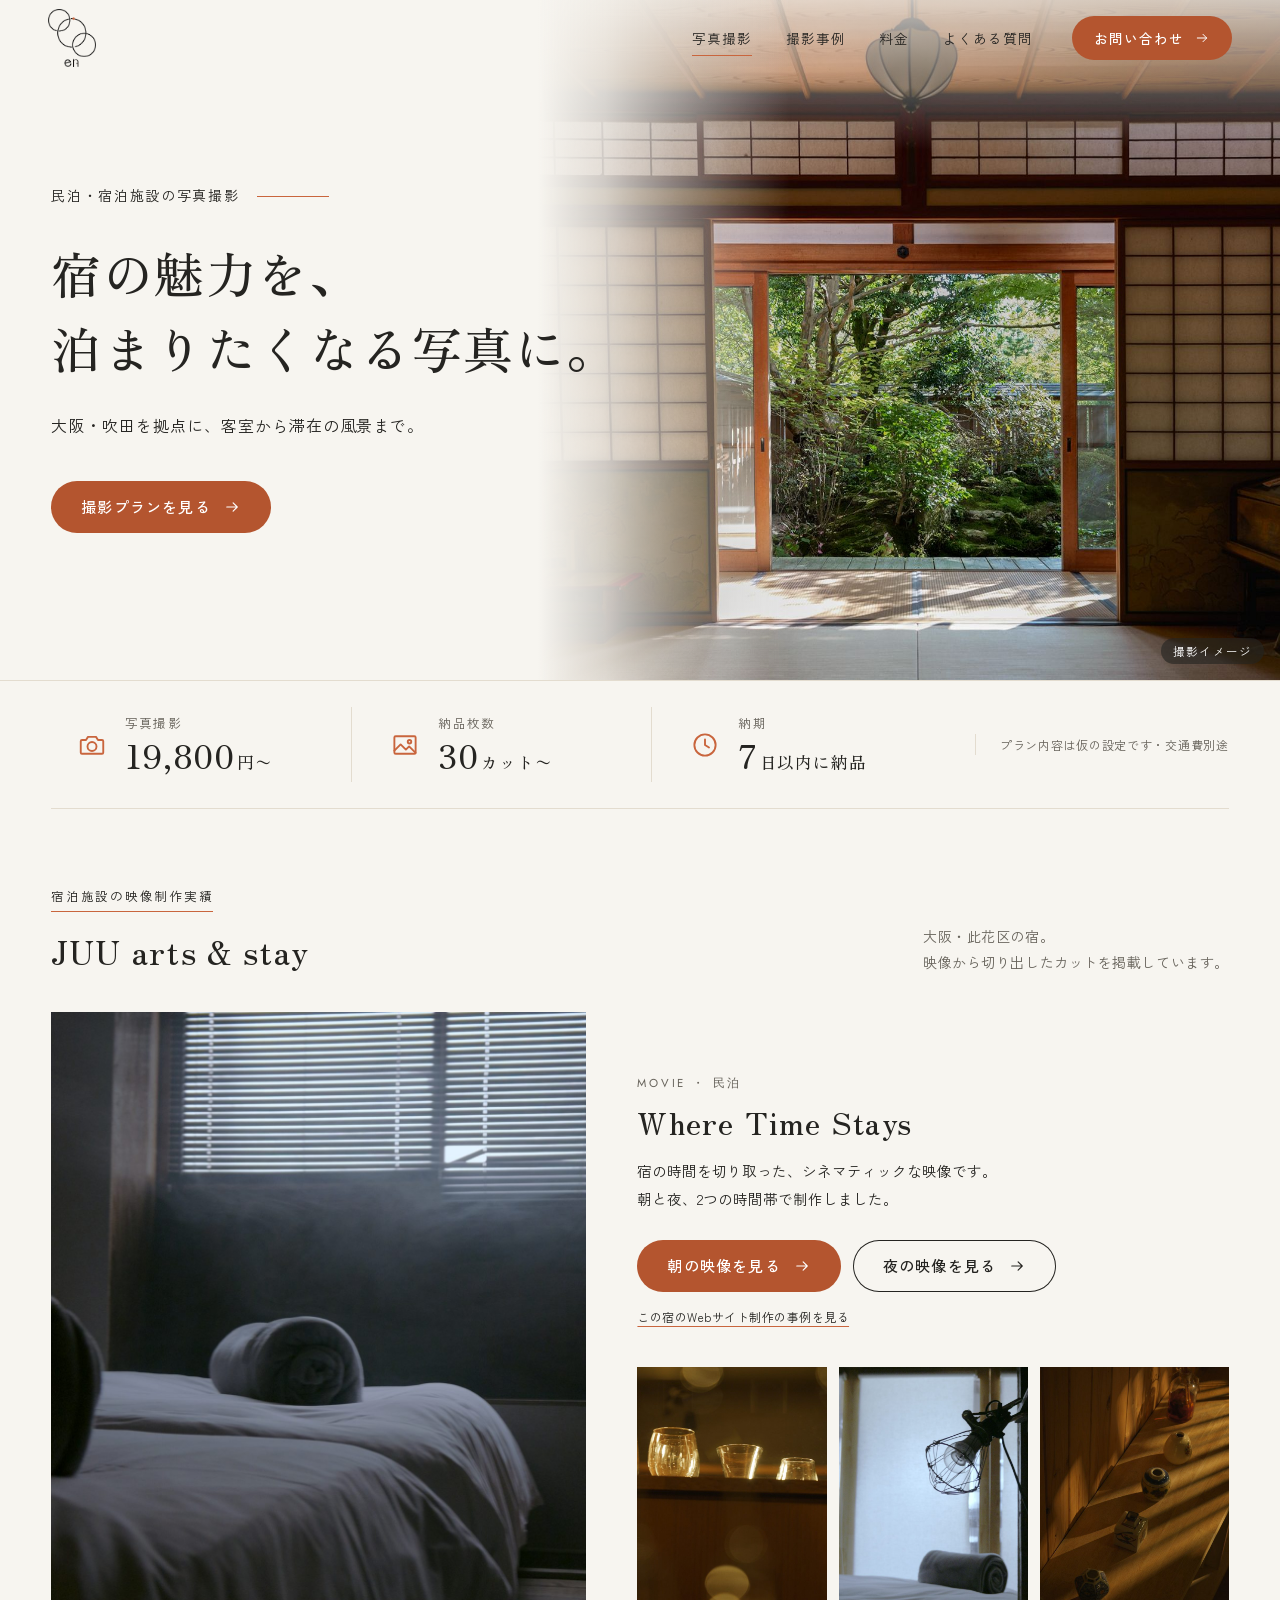
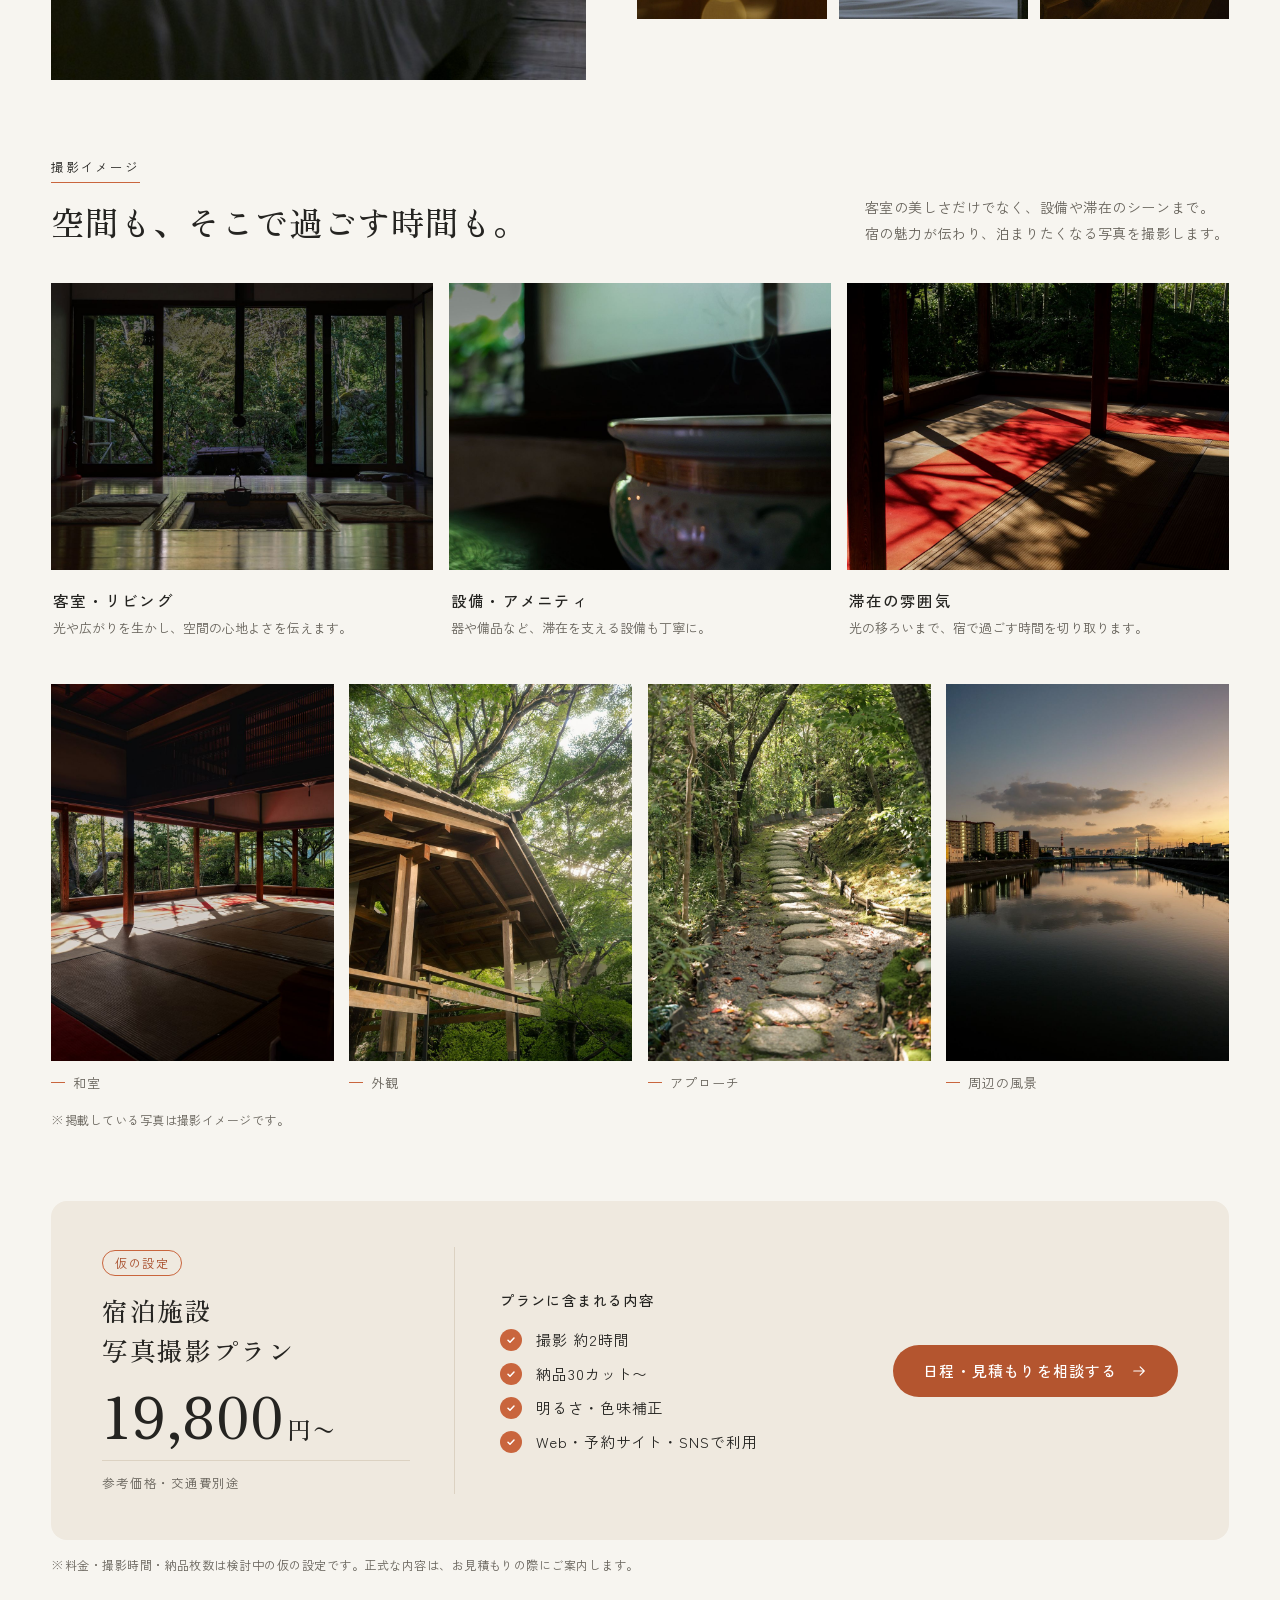
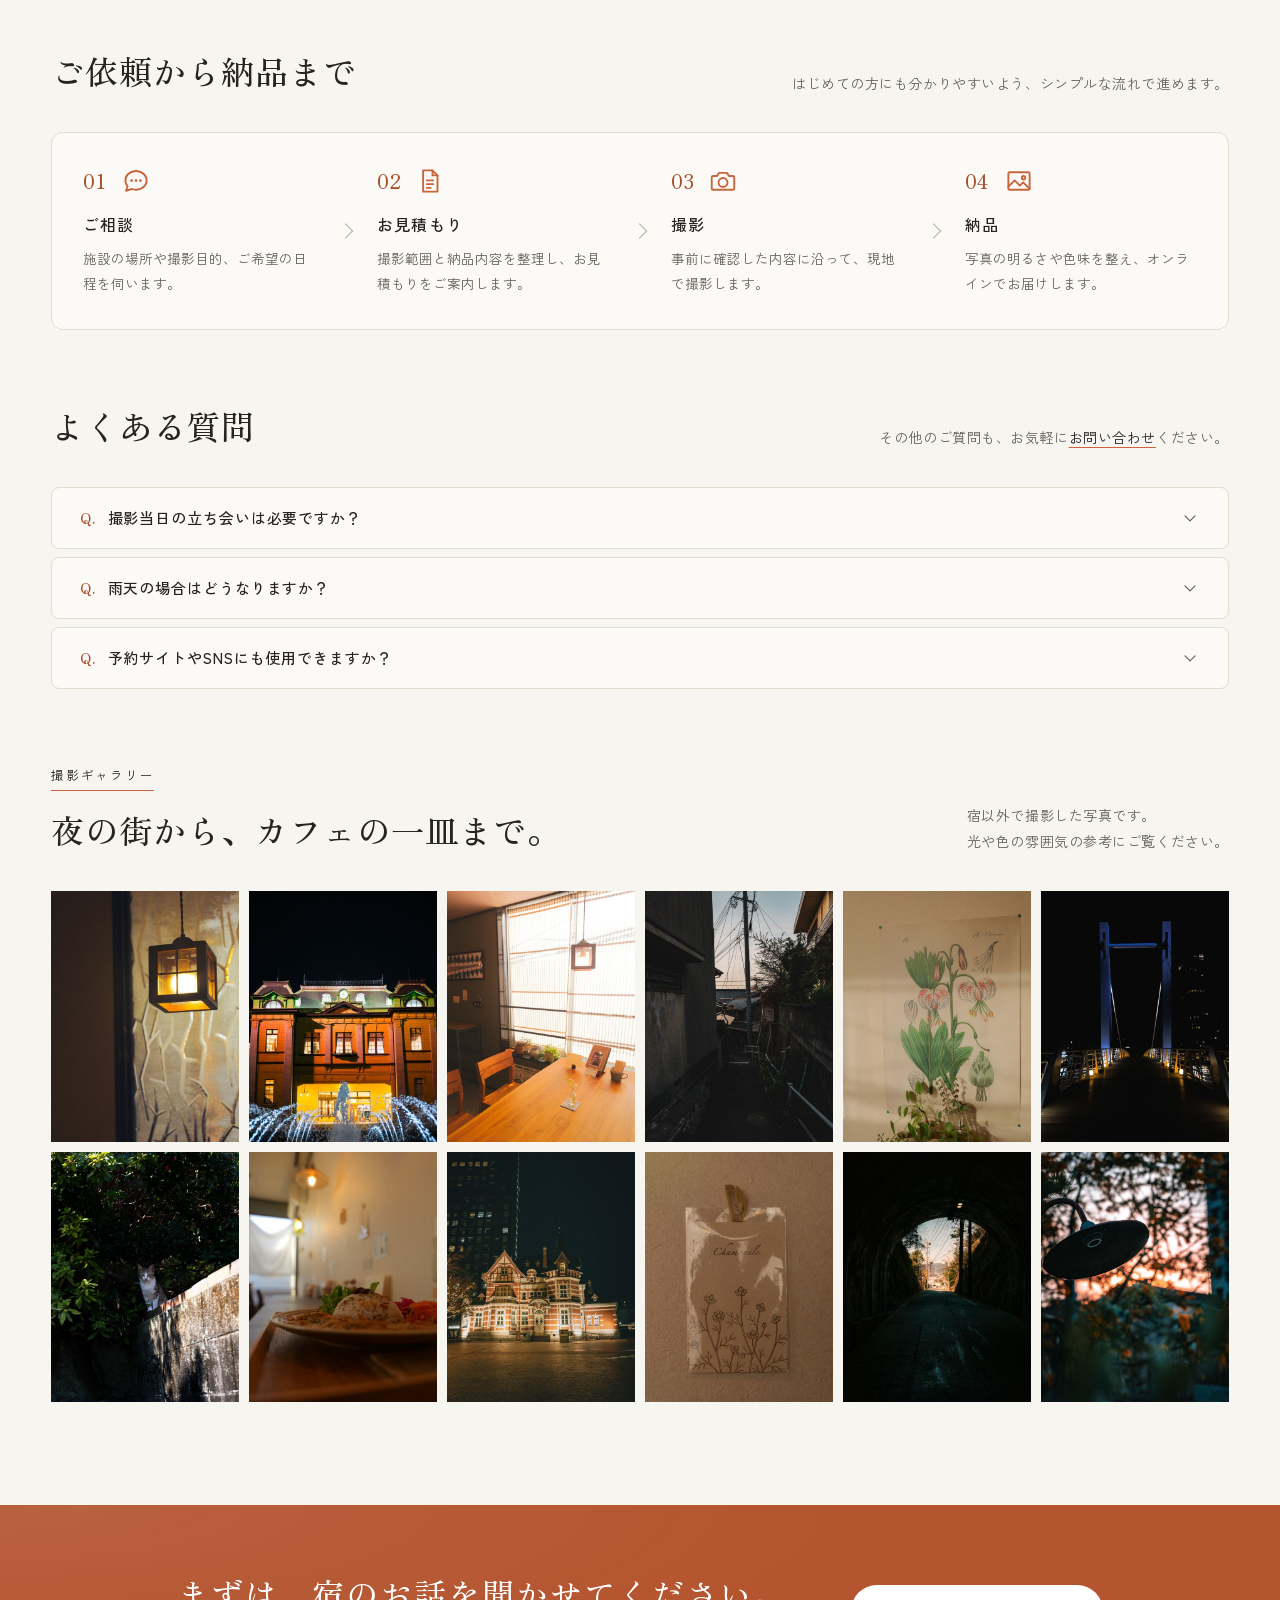
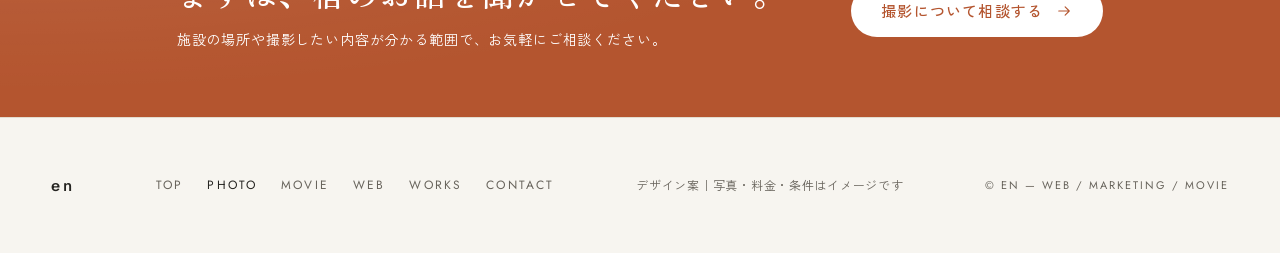
<file: photo.html>
<!DOCTYPE html>
<html lang="ja">
<head>
  <meta charset="UTF-8">
  <meta name="viewport" content="width=device-width, initial-scale=1.0">
  <title>大阪の民泊・宿泊施設の写真撮影｜えん</title>
  <meta name="description" content="大阪・吹田を拠点に、民泊・ゲストハウスなど宿泊施設の写真撮影を行っています。客室や設備、滞在の雰囲気まで、宿の魅力が伝わる写真を撮影します。">
  <link rel="canonical" href="https://hello-en.com/photo">
  <!-- ▼ デザイン確認中は検索結果に出さない設定。料金・条件が確定して公開するときにこの1行を削除 -->
  <meta name="robots" content="noindex">

  <!-- ▼ タブ・ホーム画面に出るアイコン（ロゴの円） -->
  <link rel="icon" href="favicon.ico" sizes="any">
  <link rel="icon" href="favicon.svg" type="image/svg+xml">
  <link rel="apple-touch-icon" href="apple-touch-icon.png">

  <!-- ▼ Google Fonts（既存の Jost / Zen Kaku Gothic New ＋ 見出し用の Zen Old Mincho をこのページだけ追加）-->
  <link rel="preconnect" href="https://fonts.googleapis.com">
  <link rel="preconnect" href="https://fonts.gstatic.com" crossorigin>
  <link href="https://fonts.googleapis.com/css2?family=Jost:wght@300;400;500&family=Zen+Kaku+Gothic+New:wght@300;400;500&family=Zen+Old+Mincho:wght@400;500&display=swap" rel="stylesheet">
  <link rel="stylesheet" href="css/style.css">
  <link rel="stylesheet" href="css/photo.css">

  <!-- Google tag (gtag.js) -->
  <script async src="https://www.googletagmanager.com/gtag/js?id=G-X1XC6MC2HV"></script>
  <script>
    window.dataLayer = window.dataLayer || [];
    function gtag(){dataLayer.push(arguments);}
    gtag('js', new Date());
    gtag('config', 'G-X1XC6MC2HV');
  </script>
</head>

<!-- =========================================================
     民泊・宿泊施設向け 写真撮影ページ（/photo）
     見た目は css/photo.css（このページ専用）。共通部分は css/style.css。

     ★仮設定（料金・時間・枚数・納期）
       まだ確定していない数字です。変更するときは、このファイル内で
       「★仮設定」を検索すると、書き換える場所がすべて見つかります。
         ・19,800円〜 …… 基本情報 / 料金プラン の2か所
         ・30カット〜 …… 基本情報 / 料金プラン の2か所
         ・7日以内   …… 基本情報 の1か所
         ・約2時間   …… 料金プラン の1か所
       税込・税別は未確定のため、表記していません。

     ★写真（差し替えるときは同じファイル名で上書きすればOK）
       img/photo-hero.jpg      ファーストビュー  約1.2:1 横長（今は 1365×1140。傾きを約0.5°補正済み）
       img/photo-room.jpg      客室・リビング    4:3（1200×900）
       img/photo-amenity.jpg   設備・アメニティ  4:3（1200×900）
       img/photo-time.jpg      滞在の雰囲気      4:3（1200×900）
       img/photo-washitsu.jpg  和室              3:4 縦（900×1200）
       img/photo-exterior.jpg  外観              3:4 縦（900×1200）
       img/photo-approach.jpg  アプローチ        3:4 縦（900×1200）
       img/photo-around.jpg    周辺の風景        3:4 縦（900×1200）
       img/photo-juu-main.jpg      映像制作実績（JUU）  4:5（1080×1350）
       img/photo-juu-1〜3.jpg      映像制作実績（JUU）  3:4（720×960）
       img/photo-gallery-01〜12.jpg  撮影ギャラリー  3:4 縦（600×800）
       ※比率が変わる場合は <img> の width / height も合わせて変更
       ※現在の写真は宿泊施設の納品実績ではないため「撮影イメージ」と表記
     ========================================================= -->
<body class="page-photo">

  <!-- アイコン（下で <use href="#i-…"> として使い回す）-->
  <svg class="ph-sprite" aria-hidden="true" focusable="false">
    <symbol id="i-camera" viewBox="0 0 24 24"><path d="M4 8h3.2l1.6-2.5h6.4L16.8 8H20a1 1 0 0 1 1 1v9a1 1 0 0 1-1 1H4a1 1 0 0 1-1-1V9a1 1 0 0 1 1-1z"/><circle cx="12" cy="13.2" r="3.6"/></symbol>
    <symbol id="i-image" viewBox="0 0 24 24"><rect x="3.5" y="5" width="17" height="14" rx="1"/><path d="M3.5 16.5l5-5 4.2 4.2 2.6-2.6 5.2 5.2"/><circle cx="15.6" cy="9.4" r="1.4"/></symbol>
    <symbol id="i-clock" viewBox="0 0 24 24"><circle cx="12" cy="12" r="8.5"/><path d="M12 7.5V12l3.2 2"/></symbol>
    <symbol id="i-chat" viewBox="0 0 24 24"><path d="M20.5 11.5c0 4.1-3.8 7.5-8.5 7.5-1.2 0-2.3-.2-3.3-.6L4 19.8l1.3-3.6c-1.1-1.3-1.8-2.9-1.8-4.7C3.5 7.4 7.3 4 12 4s8.5 3.4 8.5 7.5z"/><path d="M8.5 11.6h.01M12 11.6h.01M15.5 11.6h.01" stroke-width="2.2"/></symbol>
    <symbol id="i-doc" viewBox="0 0 24 24"><path d="M6.5 3.5h7.5l4 4v13h-11.5z"/><path d="M14 3.5V7.5h4M9.5 11.5h5M9.5 14.5h5M9.5 17.5h3"/></symbol>
    <symbol id="i-arrow" viewBox="0 0 24 24"><path d="M5 12h14M13.5 6.5L19 12l-5.5 5.5"/></symbol>
    <symbol id="i-down" viewBox="0 0 24 24"><path d="M6 9.5l6 6 6-6"/></symbol>
    <symbol id="i-check" viewBox="0 0 24 24"><path d="M7.5 12.4l3 3 6-6.4"/></symbol>
  </svg>


  <!-- =========================================================
       ヘッダー（このページ専用の見た目。開閉の動きは js/script.js）
       ・左のロゴはサイト共通の img/logo.png
       ・スマホでは右のボタンでメニューを開閉
       ========================================================= -->
  <header class="ph-nav" id="nav">
    <a class="ph-nav__brand" href="/" aria-label="えん トップページへ">
      <img src="img/logo.png" alt="えん" width="252" height="302">
    </a>

    <button class="ph-nav__toggle" id="toggle" type="button"
            aria-label="メニュー" aria-expanded="false" aria-controls="links">
      <svg viewBox="0 0 24 24" fill="none" stroke="currentColor" stroke-width="1.3" aria-hidden="true"><path d="M3 7h18M3 12h18M3 17h18"/></svg>
    </button>

    <nav class="ph-nav__links" id="links" aria-label="メニュー">
      <a href="#top" aria-current="page">写真撮影</a>
      <a href="#case">撮影事例</a>
      <a href="#plan">料金</a>
      <a href="#faq">よくある質問</a>
      <!-- 他のサービス（スマホのメニュー内だけに表示。PCはロゴとフッターから移動）-->
      <div class="ph-nav__more">
        <span class="ph-nav__more-ttl">えんの他のサービス</span>
        <a href="/movie">動画制作</a>
        <a href="/web">Web制作</a>
        <a href="/#works">制作実績</a>
        <a href="/">トップページ</a>
      </div>
    </nav>

    <a class="ph-btn ph-btn--sm ph-nav__cta" href="/contact">
      お問い合わせ<svg class="ph-ico" aria-hidden="true"><use href="#i-arrow"/></svg>
    </a>
  </header>


  <main>

    <!-- =========================================================
         1. ファーストビュー
         ========================================================= -->
    <section class="ph-hero" id="top" aria-labelledby="hero-title">
      <div class="ph-hero__copy">
        <p class="ph-hero__label">民泊・宿泊施設の写真撮影</p>
        <h1 class="ph-hero__title" id="hero-title">
          <span>宿の魅力を、</span><br><span>泊まりたくなる写真に。</span>
        </h1>
        <p class="ph-hero__lead">大阪・吹田を拠点に、客室から滞在の風景まで。</p>
        <a class="ph-btn" href="#plan">撮影プランを見る<svg class="ph-ico" aria-hidden="true"><use href="#i-arrow"/></svg></a>
      </div>

      <figure class="ph-hero__media">
        <img src="img/photo-hero.jpg" width="1365" height="1140" fetchpriority="high"
             alt="畳の和室から、開け放した障子越しに緑の庭を望む">
        <figcaption class="ph-tag">撮影イメージ</figcaption>
      </figure>
    </section>


    <!-- =========================================================
         2. 基本情報（★仮設定）
         ========================================================= -->
    <section class="ph-facts" aria-label="撮影プランの目安">
      <div class="ph-wrap ph-facts__inner">
        <ul class="ph-facts__list">
          <li>
            <svg class="ph-ico ph-facts__ico" aria-hidden="true"><use href="#i-camera"/></svg>
            <div>
              <span class="ph-facts__k">写真撮影</span>
              <span class="ph-facts__v">19,800<small>円〜</small></span><!-- ★仮設定：料金 -->
            </div>
          </li>
          <li>
            <svg class="ph-ico ph-facts__ico" aria-hidden="true"><use href="#i-image"/></svg>
            <div>
              <span class="ph-facts__k">納品枚数</span>
              <span class="ph-facts__v">30<small>カット〜</small></span><!-- ★仮設定：枚数 -->
            </div>
          </li>
          <li>
            <svg class="ph-ico ph-facts__ico" aria-hidden="true"><use href="#i-clock"/></svg>
            <div>
              <span class="ph-facts__k">納期</span>
              <span class="ph-facts__v">7<small>日以内に納品</small></span><!-- ★仮設定：納期 -->
            </div>
          </li>
        </ul>
        <p class="ph-facts__note">プラン内容は仮の設定です・交通費別途</p>
      </div>
    </section>

    <!-- =========================================================
         2-2. 宿泊施設の映像制作実績（JUU arts & stay）
         ・写真は映像「Where Time Stays」から切り出したカット
         ・img/photo-juu-main.jpg（4:5）/ photo-juu-1〜3.jpg（3:4）
         ・文言は既存サイト（トップ・Webページ）の表記に合わせています
         ========================================================= -->
    <section class="ph-sec ph-case" id="case" aria-labelledby="case-title">
      <div class="ph-wrap">
        <div class="ph-head">
          <div>
            <p class="ph-label">宿泊施設の映像制作実績</p>
            <h2 class="ph-h2" id="case-title">JUU arts &amp; stay</h2>
          </div>
          <p class="ph-head__desc">大阪・此花区の宿。<br>映像から切り出したカットを掲載しています。</p>
        </div>

        <div class="ph-case__card">
          <figure class="ph-case__main">
            <img src="img/photo-juu-main.jpg" width="1080" height="1350" loading="lazy" decoding="async"
                 alt="ブラインド越しの光がやわらかく入る客室。ベッドの上に丸めたタオルが置かれている">
          </figure>

          <div class="ph-case__body">
            <p class="ph-case__meta">Movie ・ 民泊</p>
            <h3 class="ph-case__ttl">Where Time Stays</h3>
            <p class="ph-case__desc">宿の時間を切り取った、シネマティックな映像です。<br>朝と夜、2つの時間帯で制作しました。</p>

            <!-- 朝・夜の映像（Instagram）。URLを変えるときは href を差し替え -->
            <div class="ph-case__links">
              <a class="ph-btn" href="https://www.instagram.com/reel/DYZbCiRS4nU/" target="_blank" rel="noopener">朝の映像を見る<svg class="ph-ico" aria-hidden="true"><use href="#i-arrow"/></svg><span class="ph-vh">（Instagram・新しいタブで開きます）</span></a>
              <a class="ph-btn ph-btn--ghost" href="https://www.instagram.com/reel/DYMzxVqyRaS/" target="_blank" rel="noopener">夜の映像を見る<svg class="ph-ico" aria-hidden="true"><use href="#i-arrow"/></svg><span class="ph-vh">（Instagram・新しいタブで開きます）</span></a>
            </div>
            <p class="ph-small"><a class="ph-link" href="/works/juu/">この宿のWebサイト制作の事例を見る</a></p>

            <ul class="ph-case__stills">
              <li><img src="img/photo-juu-1.jpg" width="720" height="960" loading="lazy" decoding="async" alt="木の棚に並ぶガラスのコップと、手前の玉ボケ"></li>
              <li><img src="img/photo-juu-2.jpg" width="720" height="960" loading="lazy" decoding="async" alt="ベッドの脇に取り付けられた、金属のカゴ付きランプ"></li>
              <li><img src="img/photo-juu-3.jpg" width="720" height="960" loading="lazy" decoding="async" alt="西日が差す木の棚に、小さな器が間隔をあけて並んでいる"></li>
            </ul>
          </div>
        </div>
      </div>
    </section>


    <!-- =========================================================
         3. 撮影イメージ
         ・実績として確認できる写真がそろったら、ラベル等を見直す
         ========================================================= -->
    <section class="ph-sec ph-gallery" id="gallery" aria-labelledby="gallery-title">
      <div class="ph-wrap">
        <div class="ph-head">
          <div>
            <p class="ph-label">撮影イメージ</p>
            <h2 class="ph-h2" id="gallery-title">空間も、<br class="ph-sp">そこで過ごす時間も。</h2>
          </div>
          <p class="ph-head__desc">客室の美しさだけでなく、設備や滞在のシーンまで。<br>宿の魅力が伝わり、泊まりたくなる写真を撮影します。</p>
        </div>

        <ul class="ph-gallery__grid">
          <li class="ph-shot">
            <figure>
              <img src="img/photo-room.jpg" width="1200" height="900" loading="lazy" decoding="async"
                   alt="囲炉裏のある板の間。大きな窓の向こうに庭の緑が広がる">
              <figcaption>
                <span class="ph-shot__ttl">客室・リビング</span>
                <span class="ph-shot__desc">光や広がりを生かし、空間の心地よさを伝えます。</span>
              </figcaption>
            </figure>
          </li>
          <li class="ph-shot">
            <figure>
              <img src="img/photo-amenity.jpg" width="1200" height="900" loading="lazy" decoding="async"
                   alt="障子の前に置かれた香炉から、細く煙が立ちのぼる">
              <figcaption>
                <span class="ph-shot__ttl">設備・アメニティ</span>
                <span class="ph-shot__desc">器や備品など、滞在を支える設備も丁寧に。</span>
              </figcaption>
            </figure>
          </li>
          <li class="ph-shot">
            <figure>
              <img src="img/photo-time.jpg" width="1200" height="900" loading="lazy" decoding="async"
                   alt="庭に面した和室。緋毛氈と畳に木漏れ日の影が落ちている">
              <figcaption>
                <span class="ph-shot__ttl">滞在の雰囲気</span>
                <span class="ph-shot__desc">光の移ろいまで、宿で過ごす時間を切り取ります。</span>
              </figcaption>
            </figure>
          </li>
        </ul>

        <!-- 追加の撮影イメージ（建物の外まわり・周辺まで）-->
        <ul class="ph-scenes" aria-label="その他の撮影イメージ">
          <li>
            <figure>
              <img src="img/photo-washitsu.jpg" width="900" height="1200" loading="lazy" decoding="async"
                   alt="柱の間から竹林と庭が見える、広い畳の和室">
              <figcaption>和室</figcaption>
            </figure>
          </li>
          <li>
            <figure>
              <img src="img/photo-exterior.jpg" width="900" height="1200" loading="lazy" decoding="async"
                   alt="青もみじの下に建つ木造の建物の軒先を見上げる">
              <figcaption>外観</figcaption>
            </figure>
          </li>
          <li>
            <figure>
              <img src="img/photo-approach.jpg" width="900" height="1200" loading="lazy" decoding="async"
                   alt="木々に囲まれ、奥へと続く飛び石の小道">
              <figcaption>アプローチ</figcaption>
            </figure>
          </li>
          <li>
            <figure>
              <img src="img/photo-around.jpg" width="900" height="1200" loading="lazy" decoding="async"
                   alt="夕暮れの川面に、街の明かりと雲が映り込む">
              <figcaption>周辺の風景</figcaption>
            </figure>
          </li>
        </ul>
        <p class="ph-small">※掲載している写真は撮影イメージです。</p>
      </div>
    </section>


    <!-- =========================================================
         4. 料金・プラン（★仮設定）
         ========================================================= -->
    <section class="ph-sec ph-plan" id="plan" aria-labelledby="plan-title">
      <div class="ph-wrap">
        <div class="ph-plan__card">
          <div class="ph-plan__main">
            <p class="ph-flag">仮の設定</p>
            <h2 class="ph-plan__name" id="plan-title">宿泊施設<br>写真撮影プラン</h2>
            <p class="ph-plan__price">19,800<small>円〜</small></p><!-- ★仮設定：料金 -->
            <p class="ph-plan__note">参考価格・交通費別途</p>
          </div>

          <div class="ph-plan__body">
            <h3 class="ph-plan__sub">プランに含まれる内容</h3>
            <ul class="ph-check">
              <li><svg class="ph-ico" aria-hidden="true"><use href="#i-check"/></svg>撮影 約2時間</li><!-- ★仮設定：時間 -->
              <li><svg class="ph-ico" aria-hidden="true"><use href="#i-check"/></svg>納品30カット〜</li><!-- ★仮設定：枚数 -->
              <li><svg class="ph-ico" aria-hidden="true"><use href="#i-check"/></svg>明るさ・色味補正</li>
              <li><svg class="ph-ico" aria-hidden="true"><use href="#i-check"/></svg>Web・予約サイト・SNSで利用</li>
            </ul>
          </div>

          <div class="ph-plan__cta">
            <a class="ph-btn" href="/contact">日程・見積もりを相談する<svg class="ph-ico" aria-hidden="true"><use href="#i-arrow"/></svg></a>
          </div>
        </div>
        <p class="ph-small">※料金・撮影時間・納品枚数は検討中の仮の設定です。正式な内容は、お見積もりの際にご案内します。</p>
      </div>
    </section>


    <!-- =========================================================
         5. 撮影の流れ
         ========================================================= -->
    <section class="ph-sec ph-flow" id="flow" aria-labelledby="flow-title">
      <div class="ph-wrap">
        <div class="ph-head">
          <h2 class="ph-h2" id="flow-title">ご依頼から納品まで</h2>
          <p class="ph-head__desc">はじめての方にも分かりやすいよう、シンプルな流れで進めます。</p>
        </div>

        <ol class="ph-steps">
          <li class="ph-step">
            <div class="ph-step__top"><span class="ph-step__num">01</span><svg class="ph-ico ph-step__ico" aria-hidden="true"><use href="#i-chat"/></svg></div>
            <h3 class="ph-step__ttl">ご相談</h3>
            <p class="ph-step__desc">施設の場所や撮影目的、ご希望の日程を伺います。</p>
          </li>
          <li class="ph-step">
            <div class="ph-step__top"><span class="ph-step__num">02</span><svg class="ph-ico ph-step__ico" aria-hidden="true"><use href="#i-doc"/></svg></div>
            <h3 class="ph-step__ttl">お見積もり</h3>
            <p class="ph-step__desc">撮影範囲と納品内容を整理し、お見積もりをご案内します。</p>
          </li>
          <li class="ph-step">
            <div class="ph-step__top"><span class="ph-step__num">03</span><svg class="ph-ico ph-step__ico" aria-hidden="true"><use href="#i-camera"/></svg></div>
            <h3 class="ph-step__ttl">撮影</h3>
            <p class="ph-step__desc">事前に確認した内容に沿って、現地で撮影します。</p>
          </li>
          <li class="ph-step">
            <div class="ph-step__top"><span class="ph-step__num">04</span><svg class="ph-ico ph-step__ico" aria-hidden="true"><use href="#i-image"/></svg></div>
            <h3 class="ph-step__ttl">納品</h3>
            <p class="ph-step__desc">写真の明るさや色味を整え、オンラインでお届けします。</p>
          </li>
        </ol>
      </div>
    </section>


    <!-- =========================================================
         6. よくある質問（<details> を使った開閉式。キーボードでも操作可）
         ・回答は方針が決まったら書き換える。決まっていない条件は約束しない
         ========================================================= -->
    <section class="ph-sec ph-faq" id="faq" aria-labelledby="faq-title">
      <div class="ph-wrap">
        <div class="ph-head">
          <h2 class="ph-h2" id="faq-title">よくある質問</h2>
          <p class="ph-head__desc">その他のご質問も、お気軽に<a class="ph-link" href="/contact">お問い合わせ</a>ください。</p>
        </div>

        <div class="ph-faq__list">
          <details class="ph-faq__item">
            <summary><span class="ph-faq__q">撮影当日の立ち会いは必要ですか？</span><svg class="ph-ico ph-faq__chev" aria-hidden="true"><use href="#i-down"/></svg></summary>
            <div class="ph-faq__a"><p>立ち会いの要否や当日の入室方法は、施設の運営状況を伺ったうえで、ご相談時にご案内します。</p></div>
          </details>
          <details class="ph-faq__item">
            <summary><span class="ph-faq__q">雨天の場合はどうなりますか？</span><svg class="ph-ico ph-faq__chev" aria-hidden="true"><use href="#i-down"/></svg></summary>
            <div class="ph-faq__a"><p>天候による日程の変更や、外観など屋外カットの扱いといった対応条件は、ご相談時にご案内します。</p></div>
          </details>
          <details class="ph-faq__item">
            <summary><span class="ph-faq__q">予約サイトやSNSにも使用できますか？</span><svg class="ph-ico ph-faq__chev" aria-hidden="true"><use href="#i-down"/></svg></summary>
            <div class="ph-faq__a"><p>Webサイト・予約サイト・SNSでのご利用を想定したプランです。具体的な使用範囲や条件は、お見積もりの際にご案内します。</p></div>
          </details>
        </div>
      </div>
    </section>


    <!-- =========================================================
         6-2. 撮影ギャラリー（宿以外で撮影した写真。料金・FAQの後ろに置いています）
         ・img/photo-gallery-01〜12.jpg（3:4 縦、600×800）。並び順はこのリストの順
         ・増やす／減らすときは <li> を足す・消すだけ
         ========================================================= -->
    <section class="ph-sec ph-portfolio" id="portfolio" aria-labelledby="portfolio-title">
      <div class="ph-wrap">
        <div class="ph-head">
          <div>
            <p class="ph-label">撮影ギャラリー</p>
            <h2 class="ph-h2" id="portfolio-title">夜の街から、<br class="ph-sp">カフェの一皿まで。</h2>
          </div>
          <p class="ph-head__desc">宿以外で撮影した写真です。<br>光や色の雰囲気の参考にご覧ください。</p>
        </div>
        <ul class="ph-portfolio__grid">
          <li><img src="img/photo-gallery-01.jpg" width="600" height="800" loading="lazy" decoding="async"
                   alt="木枠のペンダントライトが、模様入りのすりガラスの前で灯っている"></li>
          <li><img src="img/photo-gallery-02.jpg" width="600" height="800" loading="lazy" decoding="async"
                   alt="夜、ライトアップされた洋風の駅舎と手前の噴水"></li>
          <li><img src="img/photo-gallery-03.jpg" width="600" height="800" loading="lazy" decoding="async"
                   alt="すだれ越しの光が入る窓辺のテーブル席と、木枠のペンダントライト"></li>
          <li><img src="img/photo-gallery-04.jpg" width="600" height="800" loading="lazy" decoding="async"
                   alt="夕暮れの空の下、電線が交差する細い路地"></li>
          <li><img src="img/photo-gallery-05.jpg" width="600" height="800" loading="lazy" decoding="async"
                   alt="壁に貼られた百合の植物画と、手前の小さな鉢植え"></li>
          <li><img src="img/photo-gallery-06.jpg" width="600" height="800" loading="lazy" decoding="async"
                   alt="夜の歩道橋。主塔が青く照らされ、手すりの足元に明かりが並ぶ"></li>
          <li><img src="img/photo-gallery-07.jpg" width="600" height="800" loading="lazy" decoding="async"
                   alt="木陰の石垣の上から、こちらを見ている猫"></li>
          <li><img src="img/photo-gallery-08.jpg" width="600" height="800" loading="lazy" decoding="async"
                   alt="カフェのカウンターに置かれたカレーの一皿と、奥のペンダントライト"></li>
          <li><img src="img/photo-gallery-09.jpg" width="600" height="800" loading="lazy" decoding="async"
                   alt="高層ビルの足元に建つ、夜のレンガ造りの洋館"></li>
          <li><img src="img/photo-gallery-10.jpg" width="600" height="800" loading="lazy" decoding="async"
                   alt="和紙の壁に掛けられたカモミールのサシェ"></li>
          <li><img src="img/photo-gallery-11.jpg" width="600" height="800" loading="lazy" decoding="async"
                   alt="暗いトンネルの先に見える、明るい坂道と街並み"></li>
          <li><img src="img/photo-gallery-12.jpg" width="600" height="800" loading="lazy" decoding="async"
                   alt="夕焼けの木漏れ日を背にした、屋外のランプシェード"></li>
        </ul>
      </div>
    </section>


    <!-- =========================================================
         7. 最後の相談導線
         ========================================================= -->
    <section class="ph-cta" aria-labelledby="cta-title">
      <div class="ph-wrap ph-cta__inner">
        <div>
          <h2 class="ph-cta__ttl" id="cta-title">まずは、<br class="ph-sp">宿のお話を聞かせてください。</h2>
          <p class="ph-cta__txt">施設の場所や撮影したい内容が分かる範囲で、お気軽にご相談ください。</p>
        </div>
        <a class="ph-btn ph-btn--light" href="/contact">撮影について相談する<svg class="ph-ico" aria-hidden="true"><use href="#i-arrow"/></svg></a>
      </div>
    </section>

  </main>


  <!-- フッター（サイト共通の .foot に、ページ一覧とデザイン案の注記を追加）-->
  <footer class="foot ph-foot">
    <span class="foot__brand">en</span>
    <nav class="ph-foot__nav" aria-label="サイト内のページ">
      <a href="/">Top</a>
      <a href="/photo" aria-current="page">Photo</a>
      <a href="/movie">Movie</a>
      <a href="/web">Web</a>
      <a href="/#works">Works</a>
      <a href="/contact">Contact</a>
    </nav>
    <!-- ▼ デザイン確認中の注記。料金・写真が確定したら削除 -->
    <p class="ph-foot__note">デザイン案｜写真・料金・条件はイメージです</p>
    <small>© en — web / marketing / movie</small>
  </footer>


  <!-- ▼ メニュー開閉・ヘッダーの白帯は js/script.js（サイト共通）-->
  <script src="js/script.js"></script>

  <!-- ページトップへ戻る（少しスクロールすると右下に出ます）-->
  <a href="#top" id="page-top" aria-label="ページの先頭へ戻る">
    <svg viewBox="0 0 24 24" aria-hidden="true"><path d="M12 19V5M5 12l7-7 7 7"/></svg>
  </a>

  <script src="js/motion.js"></script>

</body>
</html>
</file>
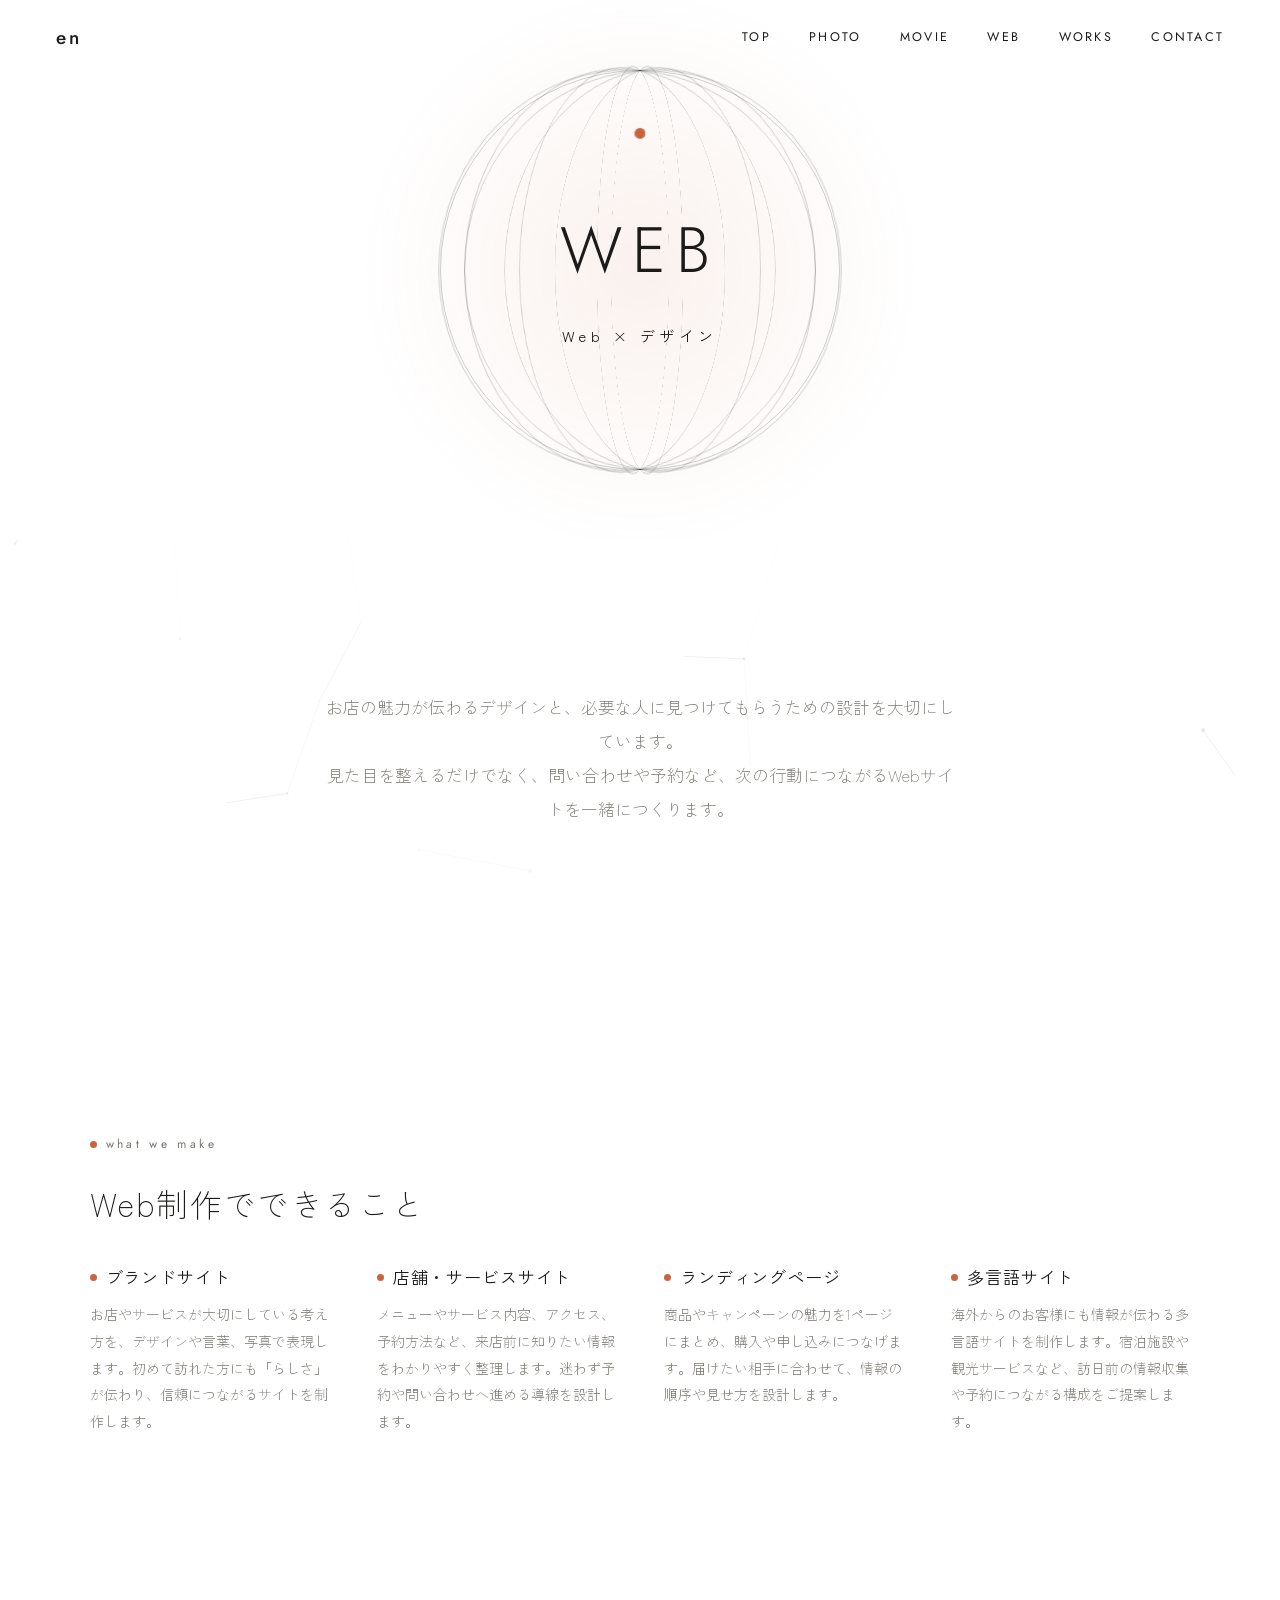
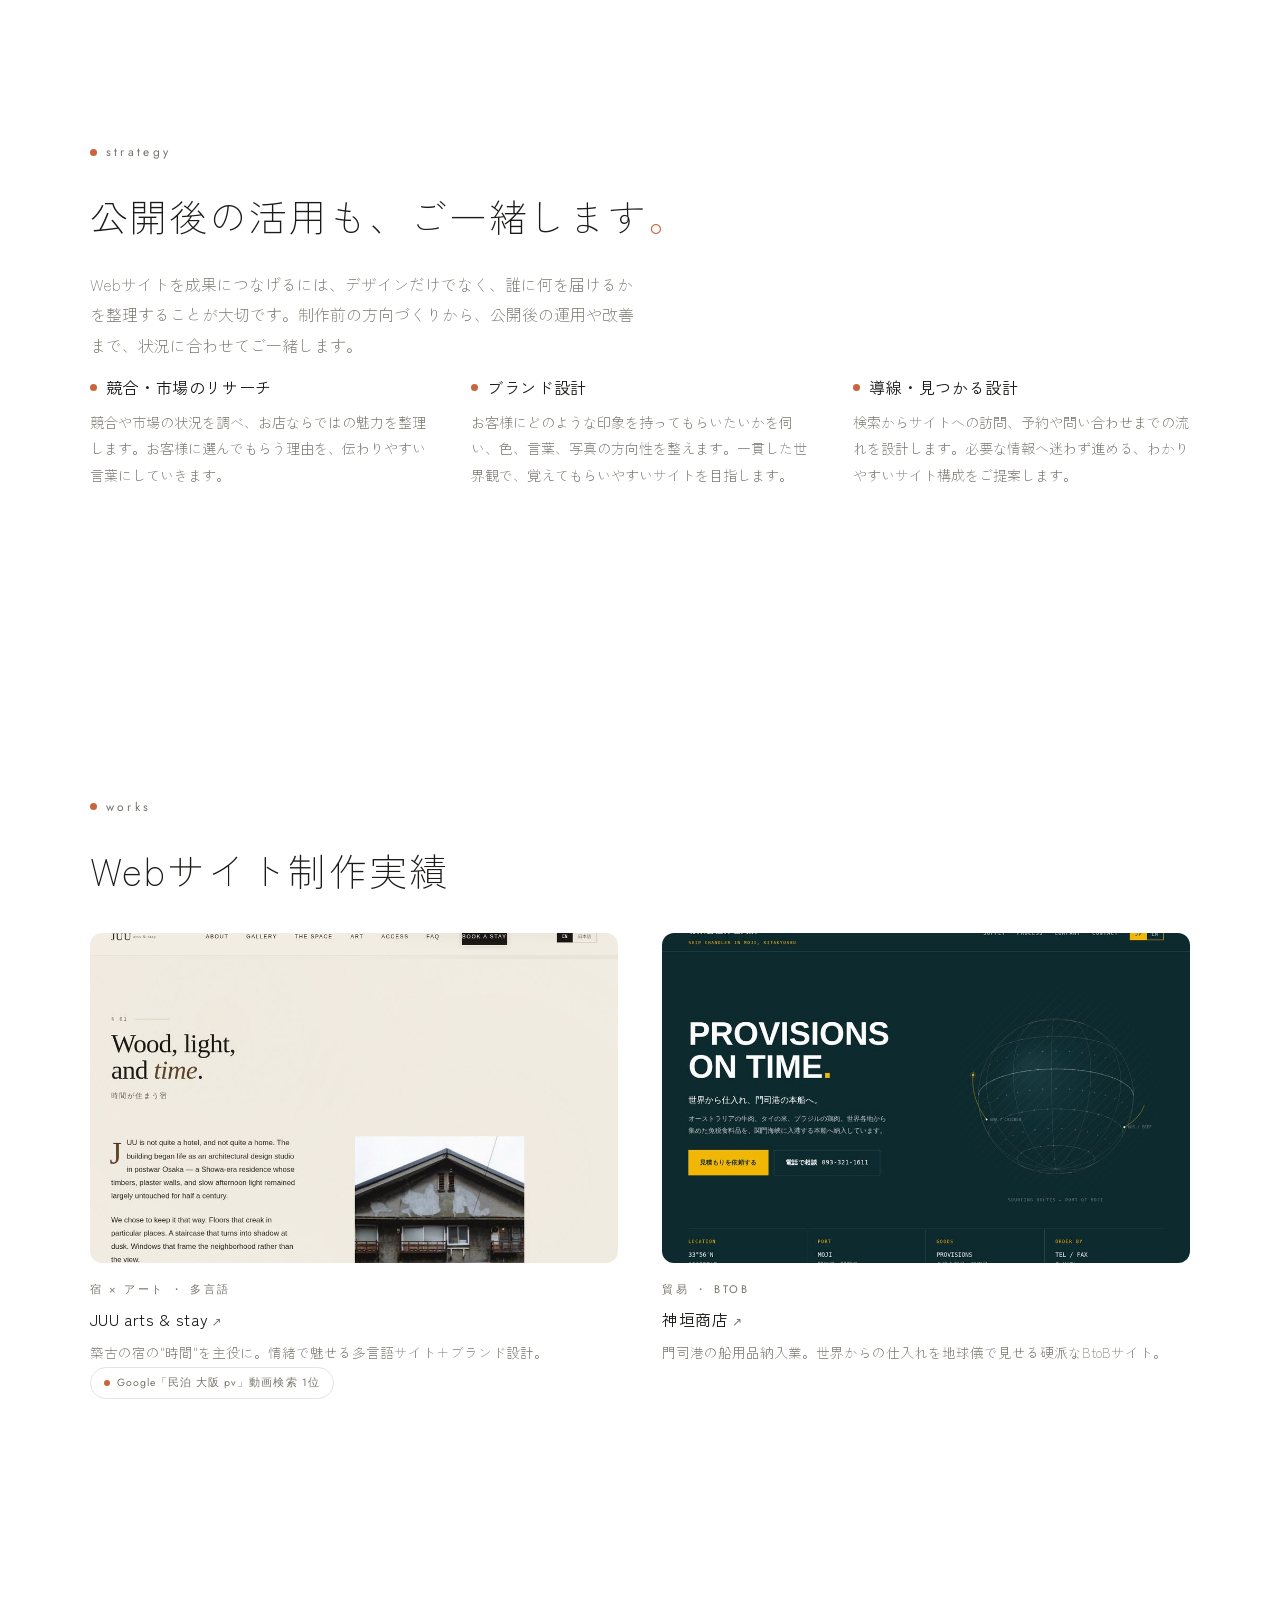
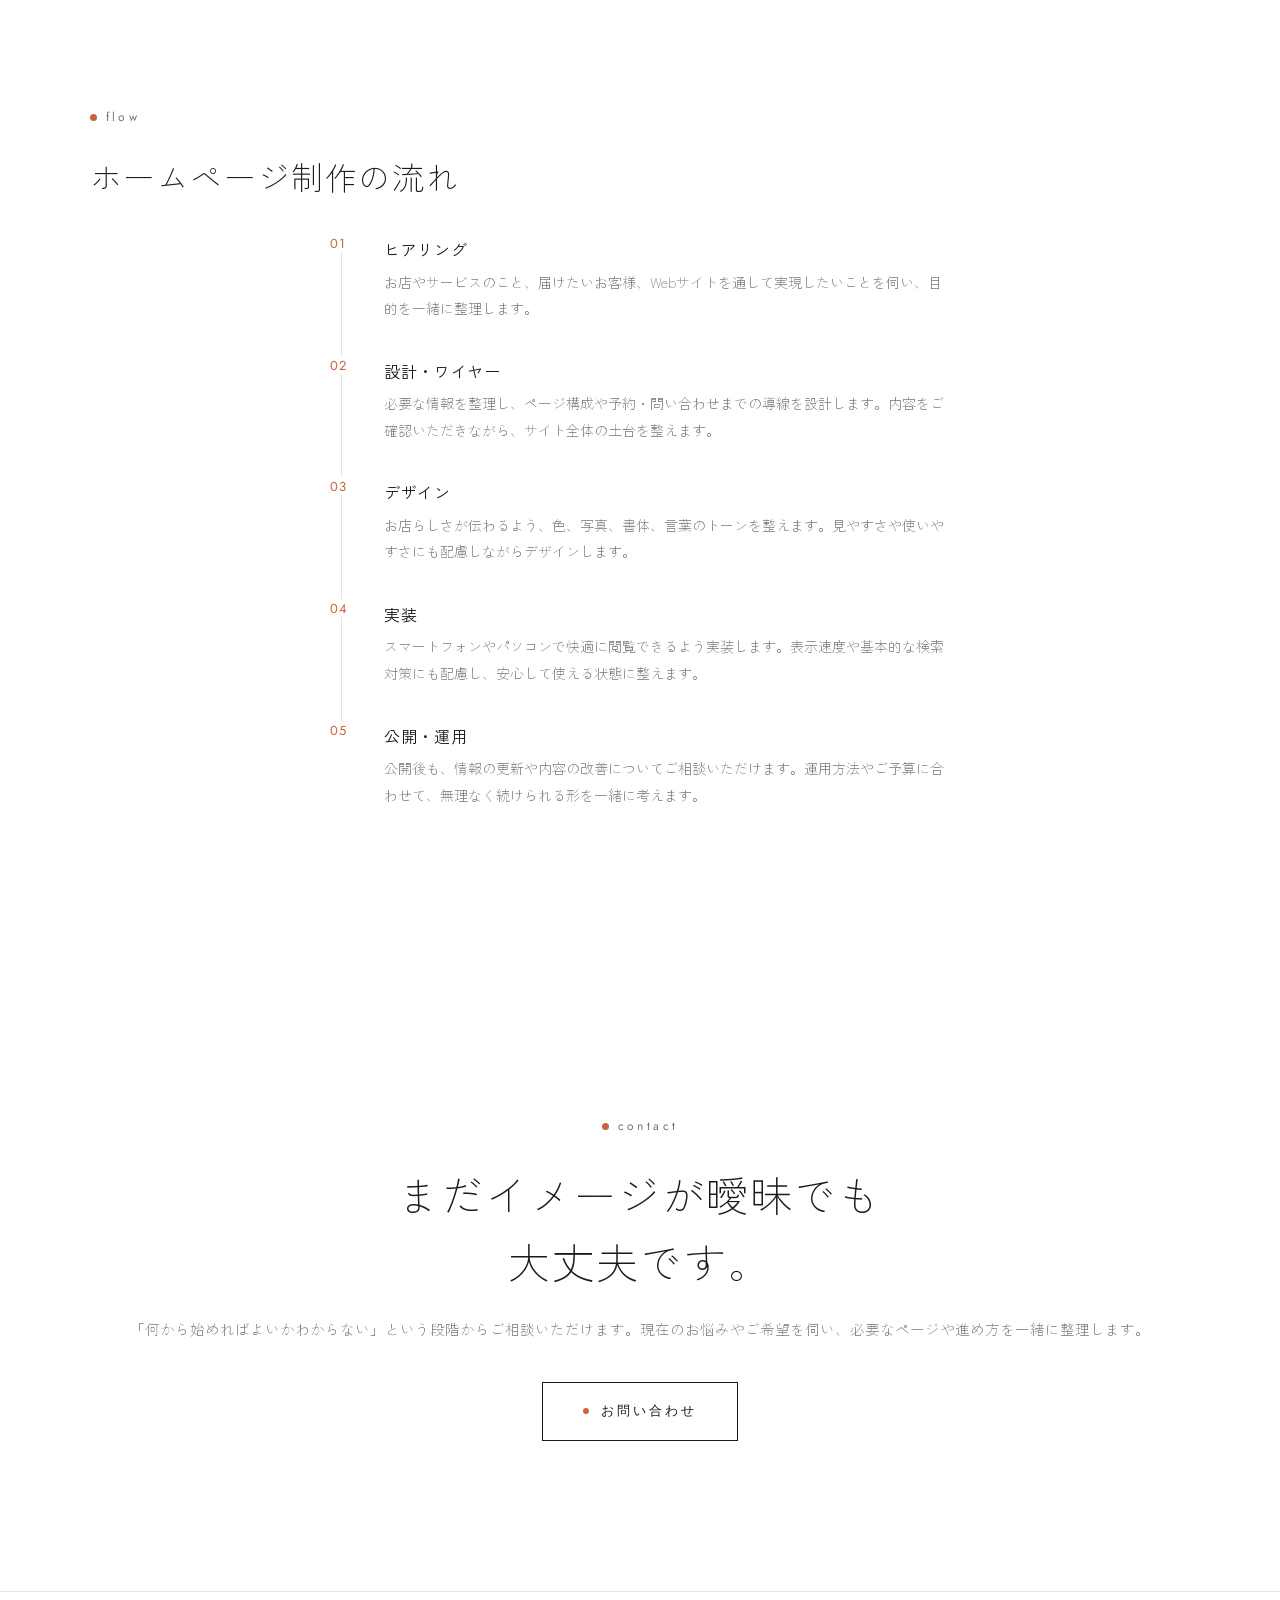
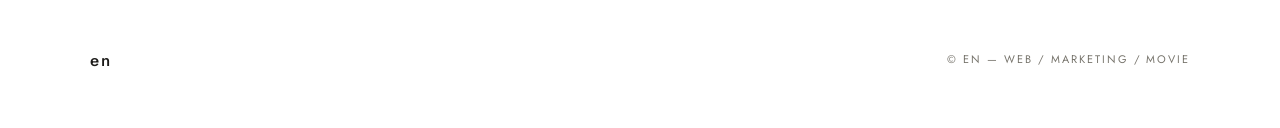
<file: web.html>
<!DOCTYPE html>
<html lang="ja">
<head>
  <meta charset="UTF-8">
  <meta name="viewport" content="width=device-width, initial-scale=1.0">
 <title>大阪のホームページ制作・店舗Web制作｜えん</title>
<meta name="description" content="大阪・吹田を拠点に、飲食店・店舗・宿泊施設向けのホームページ制作を行っています。ブランドサイト、店舗サイト、LP、多言語サイトに対応。企画・デザイン・制作から公開後の活用までサポートします。">
  <!-- ▼ タブ・ホーム画面に出るアイコン（ロゴの円） -->
  <link rel="icon" href="favicon.ico" sizes="any">
  <link rel="icon" href="favicon.svg" type="image/svg+xml">
  <link rel="apple-touch-icon" href="apple-touch-icon.png">

  <link rel="preconnect" href="https://fonts.googleapis.com">
  <link rel="preconnect" href="https://fonts.gstatic.com" crossorigin>
  <link href="https://fonts.googleapis.com/css2?family=Jost:wght@300;400;500&family=Zen+Kaku+Gothic+New:wght@300;400;500&display=swap" rel="stylesheet">
<link rel="stylesheet" href="css/style.css">
<link rel="canonical" href="https://hello-en.com/web">
    <!-- Google tag (gtag.js) -->
<script async src="https://www.googletagmanager.com/gtag/js?id=G-X1XC6MC2HV"></script>
<script>
  window.dataLayer = window.dataLayer || [];
  function gtag(){dataLayer.push(arguments);}
  gtag('js', new Date());
  gtag('config', 'G-X1XC6MC2HV');
</script>
</head>

<body class="page-web">

  <div id="particles-js" aria-hidden="true"></div><!-- 背景の幾何学模様 -->

  <!-- ヘッダー（3ページ共通）-->
  <header class="nav" id="nav">
   <a href="/" class="nav__brand">en</a>
  <button class="nav__toggle" id="toggle"
          aria-label="メニュー" aria-expanded="false">
    <svg viewBox="0 0 24 24" fill="none"
         stroke="currentColor" stroke-width="1.3">
      <path d="M3 7h18M3 12h18M3 17h18"/>
    </svg>
  </button>
  <nav class="nav__links" id="links">
    <a href="/">Top</a>
    <a href="/photo">Photo</a>
    <a href="/movie">Movie</a>
    <a href="/web">Web</a>
    <a href="/#works">Works</a>
    <a href="/contact">Contact</a>
  </nav>
  </header>


  <!-- ページ上部ヒーロー（回る球体＝ロゴの円の立体版）-->
  <section class="subhero is-sphere">
    <div class="sphere" aria-hidden="true">
      <span class="sphere__glow"></span>
      <div class="sphere__globe">
        <i class="ring" style="transform:rotateY(0deg)"></i>
        <i class="ring" style="transform:rotateY(20deg)"></i>
        <i class="ring" style="transform:rotateY(40deg)"></i>
        <i class="ring" style="transform:rotateY(60deg)"></i>
        <i class="ring" style="transform:rotateY(80deg)"></i>
        <i class="ring" style="transform:rotateY(100deg)"></i>
        <i class="ring" style="transform:rotateY(120deg)"></i>
        <i class="ring" style="transform:rotateY(140deg)"></i>
        <i class="ring" style="transform:rotateY(160deg)"></i>
        <i class="ring ring--lat"></i>
        <span class="sphere__dot"></span>
      </div>
    </div>
<div class="subhero__inner">
  <div class="subhero__en">WEB</div>
  <h1 class="subhero__jp">Web × デザイン</h1>
</div>
  </section>


  <!-- 導入 -->
  <section class="sec">
    <p class="lead">お店の魅力が伝わるデザインと、必要な人に見つけてもらうための設計を大切にしています。<br>見た目を整えるだけでなく、問い合わせや予約など、次の行動につながるWebサイトを一緒につくります。</p>
  </section>


  <!-- できること -->
<section class="sec service">
  <span class="ey">what we make</span>
  <h2 class="seo-section-title">
    Web制作でできること
  </h2>
  <div class="tiles">
      <div class="tile reveal">
        <h3>ブランドサイト</h3>
        <p>お店やサービスが大切にしている考え方を、デザインや言葉、写真で表現します。初めて訪れた方にも「らしさ」が伝わり、信頼につながるサイトを制作します。</p>
      </div>
      <div class="tile reveal">
        <h3>店舗・サービスサイト</h3>
        <p>メニューやサービス内容、アクセス、予約方法など、来店前に知りたい情報をわかりやすく整理します。迷わず予約や問い合わせへ進める導線を設計します。</p>
      </div>
      <div class="tile reveal">
        <h3>ランディングページ</h3>
        <p>商品やキャンペーンの魅力を1ページにまとめ、購入や申し込みにつなげます。届けたい相手に合わせて、情報の順序や見せ方を設計します。</p>
      </div>
      <div class="tile reveal">
        <h3>多言語サイト</h3>
        <p>海外からのお客様にも情報が伝わる多言語サイトを制作します。宿泊施設や観光サービスなど、訪日前の情報収集や予約につながる構成をご提案します。</p>
      </div>
    </div>
  </section>


  <!-- 戦略（＝マーケティングの考え方をWebの中に）-->
  <section class="sec" id="strategy">
    <span class="ey">strategy</span>
    <h2 style="font-weight:300;font-size:clamp(24px,4vw,38px);letter-spacing:.05em;line-height:1.6;max-width:20em;">
      公開後の活用も、ご一緒します<span style="color:var(--accent)">。</span>
    </h2>
    <p style="color:var(--muted);font-weight:300;max-width:34em;margin:22px 0 10px;">
      Webサイトを成果につなげるには、デザインだけでなく、誰に何を届けるかを整理することが大切です。制作前の方向づくりから、公開後の運用や改善まで、状況に合わせてご一緒します。
    </p>
    <div class="pts">
      <div class="pt reveal">
       <h3>競合・市場のリサーチ</h3>
        <p>競合や市場の状況を調べ、お店ならではの魅力を整理します。お客様に選んでもらう理由を、伝わりやすい言葉にしていきます。</p>
      </div>
      <div class="pt reveal">
       <h3>ブランド設計</h3>
        <p>お客様にどのような印象を持ってもらいたいかを伺い、色、言葉、写真の方向性を整えます。一貫した世界観で、覚えてもらいやすいサイトを目指します。</p>
      </div>
      <div class="pt reveal">
        <h3>導線・見つかる設計</h3>
        <p>検索からサイトへの訪問、予約や問い合わせまでの流れを設計します。必要な情報へ迷わず進める、わかりやすいサイト構成をご提案します。</p>
      </div>
    </div>
  </section>


  <!-- 実績 -->
<section class="sec works">
  <span class="ey">works</span>
  <h2 class="seo-section-title">Webサイト制作実績</h2>
  <div class="vgrid">

      <!-- ↓ 公開サイトのURLに書き換え -->
<!-- JUU arts & stay -->
<a class="vcard vcard--web reveal"
   href="/works/juu/"
   target="_blank" rel="noopener">
  <div class="vcard__thumb">
    <img src="img/web-juu.jpg" alt="JUU arts & stay のWebサイト">
  </div>
  <div class="vcard__cat">宿 × アート ・ 多言語</div>
  <div class="vcard__name">JUU arts &amp; stay</div>
  <div class="vcard__desc">築古の宿の"時間"を主役に。情緒で魅せる多言語サイト＋ブランド設計。</div>
  <div class="badge">Google「民泊 大阪 pv」動画検索 1位</div>
</a>

      <!-- 実案件ページ（en-site内 works/ に収録）-->
      <a class="vcard vcard--web reveal"
   href="/works/kamigaki/"
   target="_blank" rel="noopener">
        <div class="vcard__thumb"><img src="img/web-kamigaki.jpg" alt="神垣商店のWebサイト"></div>
        <div class="vcard__cat">貿易 ・ BtoB</div>
        <div class="vcard__name">神垣商店</div>
        <div class="vcard__desc">門司港の船用品納入業。世界からの仕入れを地球儀で見せる硬派なBtoBサイト。</div>
      </a>

    </div>
  </section>


  <!-- 制作の流れ -->
<section class="sec service">
  <span class="ey">flow</span>
  <h2 class="seo-section-title">ホームページ制作の流れ</h2>
  <ol class="flow">
      <li class="reveal"><h4>ヒアリング</h4><p>お店やサービスのこと、届けたいお客様、Webサイトを通して実現したいことを伺い、目的を一緒に整理します。</p></li>
      <li class="reveal"><h4>設計・ワイヤー</h4><p>必要な情報を整理し、ページ構成や予約・問い合わせまでの導線を設計します。内容をご確認いただきながら、サイト全体の土台を整えます。</p></li>
      <li class="reveal"><h4>デザイン</h4><p>お店らしさが伝わるよう、色、写真、書体、言葉のトーンを整えます。見やすさや使いやすさにも配慮しながらデザインします。</p></li>
      <li class="reveal"><h4>実装</h4><p>スマートフォンやパソコンで快適に閲覧できるよう実装します。表示速度や基本的な検索対策にも配慮し、安心して使える状態に整えます。</p></li>
      <li class="reveal"><h4>公開・運用</h4><p>公開後も、情報の更新や内容の改善についてご相談いただけます。運用方法やご予算に合わせて、無理なく続けられる形を一緒に考えます。</p></li>
    </ol>
  </section>


  <!-- お問い合わせ -->
  <section class="sec contact">
    <span class="ey" style="justify-content:center">contact</span>
    <h2>まだイメージが曖昧でも<br>大丈夫です。</h2>
    <p>「何から始めればよいかわからない」という段階からご相談いただけます。現在のお悩みやご希望を伺い、必要なページや進め方を一緒に整理します。</p>
    <a class="cbtn" href="/contact">
  <i aria-hidden="true"></i>お問い合わせ
</a>
  </section>


  <footer class="foot">
    <span class="foot__brand">en</span>
    <small>© en — web / marketing / movie</small>
  </footer>

  <script src="js/script.js"></script>
  <!-- 背景の幾何学模様（particles.js 本体＋設定）-->
  <script src="js/particles.js"></script>
  <script src="js/particles-config.js"></script>

  <!-- ページトップへ戻る（少しスクロールすると右下に出ます）-->
  <a href="#top" id="page-top" aria-label="ページの先頭へ戻る">
    <svg viewBox="0 0 24 24" aria-hidden="true"><path d="M12 19V5M5 12l7-7 7 7"/></svg>
  </a>

  <script src="js/motion.js"></script>

</body>
</html>
</file>
<file: css/style.css>
@charset "utf-8";
/* =========================================================
   えん en — スタイルシート（見た目の設定）

   ◆ まず触るならここ → 下の「2. 変数」ブロック
     色・余白・白レイヤーの濃さを、数値ひとつで全体に反映できます。
   ========================================================= */


/* ---------------------------------------------------------
   1. リセット（ブラウザごとの初期の余白などを揃える）
   --------------------------------------------------------- */
*, *::before, *::after {
  margin: 0;
  padding: 0;
  box-sizing: border-box;   /* 幅の計算に余白・線を含める（レイアウトが崩れにくい）*/
}
html { scroll-behavior: smooth; }          /* メニューをクリックした時ぬるっと移動 */
body { -webkit-font-smoothing: antialiased; overflow-x: hidden; }
img, video { display: block; max-width: 100%; }
a { color: inherit; text-decoration: none; }


/* ---------------------------------------------------------
   2. 変数（色・フォント・調整ノブ）★ここを変えると全体が変わる
   --------------------------------------------------------- */
:root {
  /* 色 */
  --ink:    #1c1b19;              /* 文字の黒（少し温かい黒）*/
  --muted:  #77746c;              /* 補足テキストの灰色 */
  --paper:  #ffffff;              /* 白い背景 */
  --mist:   #f3f2ee;             /* うすいベージュ（セクションの背景）*/
  --accent: #c9653d;             /* ロゴの柿色（アクセント。サイトで1色だけ使う）*/
  --line:   rgba(28,27,25,.12);  /* 細い区切り線の色 */

  /* フォント */
  --jp: "Zen Kaku Gothic New", system-ui, sans-serif;  /* 日本語 */
  --lt: "Jost", system-ui, sans-serif;                 /* 英字（細くて上品）*/

  /* ヒーロー動画の上に敷く「白レイヤー」の濃さ（0〜1。上げるほど白く霞む）*/
  --veil-edge: .58;   /* 画面の上下（メニュー・スクロール付近を白く）*/
  --veil-mid:  .24;   /* 画面の中央（映像を見せたいので薄め）*/

  --nav-h: 76px;      /* ヘッダーの高さ */
}

/* 本文の基本設定 */
body {
  font-family: var(--jp);
  color: var(--ink);
  background: var(--paper);
  line-height: 1.9;
}


/* ---------------------------------------------------------
   3. ヘッダー（メニュー）
      通常は透明。スクロールすると .is-solid が付いて白帯になる（script.js）
   --------------------------------------------------------- */
.nav {
  position: fixed; inset: 0 0 auto 0;   /* 画面上部に固定 */
  height: var(--nav-h);
  z-index: 50;
  display: flex; align-items: center; justify-content: space-between;
  padding: 0 clamp(20px, 5vw, 56px);    /* 左右の余白（画面幅に応じて変化）*/
  transition: background .5s ease, box-shadow .5s ease;
}
.nav.is-solid {                          /* スクロール後の白帯 */
  background: rgba(255,255,255,.92);
  box-shadow: 0 1px 0 var(--line);
  backdrop-filter: blur(8px);
}
.nav__brand {
  font-family: var(--lt);
  font-weight: 500; font-size: 19px; letter-spacing: .14em;
}
.nav__links { display: flex; align-items: center; gap: clamp(20px, 3vw, 40px); }
.nav__links a {
  font-family: var(--lt);
  font-size: 12.5px; letter-spacing: .18em; text-transform: uppercase;
  position: relative; padding: 6px 0;
}
/* リンクにマウスを乗せると柿色の下線が伸びる */
.nav__links a::after {
  content: ""; position: absolute; left: 0; bottom: 0;
  width: 0; height: 1px; background: var(--accent);
  transition: width .35s ease;
}
.nav__links a:hover::after,
.nav__links a:focus-visible::after { width: 100%; }

/* スマホ用メニューボタン（PCでは非表示。実際の表示切替は一番下の @media）*/
.nav__toggle {
  display: none; background: none; border: 0; cursor: pointer;
  color: var(--ink); width: 30px; height: 30px;
}
.nav__toggle svg { width: 26px; height: 26px; }


/* ---------------------------------------------------------
   4. ヒーロー（全画面の動画エリア）
   --------------------------------------------------------- */
.hero {
  position: relative;
  height: 100svh; min-height: 560px;    /* 画面の高さいっぱい */
  display: flex; align-items: center; justify-content: center;
  overflow: hidden;                     /* はみ出した動画を切り取る */
}
/* 背景の入れ物。動画が出るまでは poster.jpg を表示 */
.hero__bg {
  position: absolute; inset: 0; z-index: 0; overflow: hidden;
  background: url("../img/poster.jpg") center / cover no-repeat;
}
/* 動画を画面いっぱいにカバー */
.hero__video {
  position: absolute; inset: 0;
  width: 100%; height: 100%;
  object-fit: cover;                    /* 縦横比を保ったまま画面を覆う */
}
/* ★動画の上に敷く白レイヤー。上下を強め・中央を薄めにして映像を見せる
   → 濃さは :root の --veil-edge / --veil-mid で調整 */
.hero__scrim {
  position: absolute; inset: 0; z-index: 2; pointer-events: none;
  background: linear-gradient(180deg,
    rgba(255,255,255, var(--veil-edge)) 0%,
    rgba(255,255,255, var(--veil-mid))  42%,
    rgba(255,255,255, var(--veil-mid))  58%,
    rgba(255,255,255, var(--veil-edge)) 100%);
}
/* ロゴの後ろのうっすら白い光（文字を読みやすく）*/
.hero__veil {
  position: absolute; z-index: 1;
  width: min(760px, 88vw); height: min(760px, 88vw);
  background: radial-gradient(circle,
    rgba(255,255,255,.72) 0%, rgba(255,255,255,.34) 42%, rgba(255,255,255,0) 68%);
}
.hero__center { position: relative; z-index: 2; text-align: center; padding: 0 24px; }

/* ロゴ（読み込み時にふわっと上へ出る）*/
.hero__logo {
  width: clamp(112px, 15vw, 148px);
  display: block; margin: 0 auto 26px;
  opacity: 0; transform: translateY(14px);
  animation: rise 1.2s .25s cubic-bezier(.2,.7,.2,1) forwards;
}
/* キャッチコピー */
.hero__tag {
  font-family: var(--lt); font-weight: 300;
  font-size: clamp(12px, 1.5vw, 14px); letter-spacing: .5em;
  padding-left: .5em;                   /* letter-spacing の分だけ中央に寄せ直す */
  opacity: 0; transform: translateY(14px);
  animation: rise 1.2s .5s cubic-bezier(.2,.7,.2,1) forwards;
}
.hero__tag b { font-weight: 300; color: var(--accent); margin: 0 .15em; } /* 区切りの「/」だけ柿色 */
@keyframes rise { to { opacity: 1; transform: translateY(0); } }

/* 下部の SCROLL 表示（線の中を柿色の点が流れる）*/
/* スクロール案内。縦書きの文字の下に線を引き、点が上から下へ落ちていきます。
   中央に戻したい場合は left/bottom を
   left:50%; bottom:0; transform:translateX(-50%); に変えてください。 */
.hero__scroll {
  position: absolute;
  left: clamp(20px, 5vw, 58px);
  bottom: 0;
  z-index: 2;
  display: flex; flex-direction: column; align-items: center;
  gap: 14px;
  color: var(--ink);
}
.hero__scroll span {
  font-family: var(--lt);
  font-weight: 300;
  font-size: 11px;
  letter-spacing: .24em;
  writing-mode: vertical-rl;       /* 縦書き */
  text-orientation: mixed;
}
/* 線 */
.hero__scroll i {
  width: 1px;
  height: 96px;
  display: block;
  position: relative;
  background: var(--line);
}
/* 線を下りていく点 */
.hero__scroll i::before {
  content: "";
  position: absolute;
  top: 0; left: 50%;
  width: 5px; height: 5px;
  border-radius: 50%;
  background: var(--ink);
  animation: scrollDot 2.8s cubic-bezier(.65,0,.35,1) infinite;
}
@keyframes scrollDot {
  0%        { transform: translate(-50%, 0);    opacity: 0; }
  12%       { opacity: 1; }
  78%       { opacity: 1; }
  100%      { transform: translate(-50%, 96px); opacity: 0; }
}

@media (max-width: 720px) {
  .hero__scroll { gap: 10px; }
  .hero__scroll i { height: 64px; }
  .hero__scroll span { font-size: 10px; }
  @keyframes scrollDot {
    0%   { transform: translate(-50%, 0);    opacity: 0; }
    12%  { opacity: 1; }
    78%  { opacity: 1; }
    100% { transform: translate(-50%, 64px); opacity: 0; }
  }
}

/* 動きを減らす設定のときは点を止める */
@media (prefers-reduced-motion: reduce) {
  .hero__scroll i::before { animation: none; opacity: 1; }
}


/* ---------------------------------------------------------
   5. 各セクション共通の余白と、小さな見出し（eyebrow）
   --------------------------------------------------------- */
.sec { padding: clamp(88px,13vw,150px) clamp(22px,7vw,120px); }

/* 「concept」などの小見出し。先頭の丸はロゴの柿色の点を再利用 */
.ey {
  font-family: var(--lt); font-size: 12px; letter-spacing: .28em;
  color: var(--muted); text-transform: lowercase;
  display: inline-flex; align-items: center; gap: 9px; margin-bottom: 22px;
}
.ey::before {
  content: ""; width: 7px; height: 7px; border-radius: 50%;
  background: var(--accent); flex: none;
}

/* スクロールで「下から＋じわっと（ぼかし）」出てくる演出（script.js が .in を付ける）
   ・ぼかしの量 → blur(6px) / 速さ → 1.1s */
.reveal { opacity: 0; transform: translateY(16px) scale(1.01); filter: blur(6px);
  transition: opacity 1.1s ease, transform 1.1s cubic-bezier(.2,.7,.2,1), filter 1.1s ease; }
.reveal.in { opacity: 1; transform: none; filter: blur(0); }


/* ---------------------------------------------------------
   6. コンセプト
   --------------------------------------------------------- */
.concept { position: relative; background: var(--paper); overflow: hidden; padding-block: clamp(64px,8vw,96px); }
.concept__rings {                        /* 背景にうっすら重なる円 */
  position: absolute; right: -140px; top: 50%; transform: translateY(-50%);
  width: 520px; opacity: .06; pointer-events: none;
}
.concept__inner { position: relative; max-width: 760px; }
.concept h2 {
  font-weight: 300; font-size: clamp(22px,3.4vw,34px);
  line-height: 1.65; letter-spacing: .04em;
}
.concept h2 .dot { color: var(--accent); }   /* 文末の「。」だけ柿色 */
.concept p {
  margin-top: 32px; max-width: 34em;
  color: var(--muted); font-weight: 300; font-size: clamp(14px,1.6vw,16px);
}


/* ---------------------------------------------------------
   7. サービス（3列）
   --------------------------------------------------------- */
.service { background: var(--mist); }
.service__grid {
  display: grid; margin-top: 14px;
  grid-template-columns: repeat(auto-fit, minmax(230px, 1fr));  /* 幅が狭いと自動で縦積み */
  gap: clamp(30px,4vw,64px);
}
.svc__ring { width: 46px; height: 46px; margin-bottom: 22px; }
.svc__ring circle { fill: none; stroke: var(--ink); stroke-width: 1.4; }
.svc__ring .a { stroke: var(--accent); }     /* 重なる2つ目の円だけ柿色 */
.svc h3 { font-weight: 400; font-size: 19px; letter-spacing: .06em; margin-bottom: 6px; }
.svc h3 small {
  font-family: var(--lt); display: block; font-size: 11px; letter-spacing: .24em;
  color: var(--muted); text-transform: uppercase; margin-bottom: 9px; font-weight: 400;
}
.svc p { color: var(--muted); font-weight: 300; font-size: 14.5px; }


/* ---------------------------------------------------------
   8. 制作実績（円形サムネイル）
   --------------------------------------------------------- */
.works { background: var(--paper); }
.works__head { display: flex; align-items: flex-end; justify-content: space-between; flex-wrap: wrap; gap: 16px; }
.works h2 { font-weight: 300; font-size: clamp(24px,4vw,38px); letter-spacing: .06em; }
.works__grid {
  display: grid; margin-top: clamp(44px,6vw,72px);
  grid-template-columns: repeat(auto-fit, minmax(210px, 1fr));
  gap: clamp(26px,4vw,52px);
}
.work { text-align: center; display: block; color: inherit; }
.work__circle {                          /* 正方形の画像を丸く切り抜く */
  position: relative; width: 100%; aspect-ratio: 1; border-radius: 50%; overflow: hidden;
  background: var(--mist);
}
.work__circle::after {                   /* 円のふちに細い線 */
  content: ""; position: absolute; inset: 0; border-radius: 50%;
  box-shadow: inset 0 0 0 1px var(--line);
}
.work__circle img {
  width: 100%; height: 100%; object-fit: cover;
  filter: grayscale(.28);                /* 通常は少しモノトーン */
  transition: transform .8s ease, filter .8s ease;
}
.work:hover .work__circle img { transform: scale(1.06); filter: grayscale(0); } /* ホバーで色が戻り拡大 */
.work__cat  { margin-top: 18px; font-family: var(--lt); font-size: 11px; letter-spacing: .24em; text-transform: uppercase; color: var(--muted); }
.work__name { font-size: 15px; letter-spacing: .05em; margin-top: 3px; }
.work__desc { font-size: 12.5px; color: var(--muted); font-weight: 300; margin-top: 5px; line-height: 1.7; }


/* ---------------------------------------------------------
   9. お問い合わせ
   --------------------------------------------------------- */
.contact { background: var(--mist); text-align: center; }
.contact h2 { font-weight: 300; font-size: clamp(24px,4.4vw,42px); line-height: 1.6; letter-spacing: .05em; }
.contact p { color: var(--muted); font-weight: 300; margin-top: 20px; font-size: 14.5px; }
/* ボタン：ホバーで柿色が左から満ちる */
.cbtn {
  display: inline-flex; align-items: center; gap: 12px; margin-top: 40px;
  padding: 16px 40px; border: 1px solid var(--ink);
  font-family: var(--lt); font-size: 13px; letter-spacing: .22em; text-transform: uppercase;
  position: relative; transition: .4s ease;
}
.cbtn::before {
  content: ""; position: absolute; inset: 0; z-index: -1;
  background: var(--accent); transform: scaleX(0); transform-origin: left;
  transition: transform .45s cubic-bezier(.2,.7,.2,1);
}
.cbtn:hover { color: #fff; border-color: var(--accent); }
.cbtn:hover::before { transform: scaleX(1); }
.cbtn i { width: 6px; height: 6px; border-radius: 50%; background: var(--accent); transition: background .4s; }
.cbtn:hover i { background: #fff; }


/* ---------------------------------------------------------
   10. フッター
   --------------------------------------------------------- */
.foot {
  background: var(--paper); border-top: 1px solid var(--line);
  padding: 52px clamp(22px,7vw,120px);
  display: flex; align-items: center; justify-content: space-between; flex-wrap: wrap; gap: 20px;
}
.foot__brand { font-family: var(--lt); font-weight: 500; font-size: 17px; letter-spacing: .14em; }
.foot small { font-family: var(--lt); font-size: 11px; letter-spacing: .18em; color: var(--muted); text-transform: uppercase; }


/* ---------------------------------------------------------
   11. スマホ表示（画面幅 720px 以下）
   --------------------------------------------------------- */
@media (max-width: 720px) {
  .nav__toggle { display: block; }        /* メニューボタンを表示 */
  .nav__links {                            /* リンクは上から降りてくる開閉式に */
    position: fixed; inset: var(--nav-h) 0 auto 0;
    flex-direction: column; gap: 0;
    background: rgba(255,255,255,.97); backdrop-filter: blur(10px);
    max-height: 0; overflow: hidden; transition: max-height .45s ease;
    box-shadow: 0 1px 0 var(--line);
  }
  .nav__links.open { max-height: 420px; }  /* script.js が .open を付けると開く（リンク6つ分）*/
  .nav__links a { width: 100%; text-align: center; padding: 18px 0; border-top: 1px solid var(--line); }
  .nav__links a::after { display: none; }
  .concept__rings { opacity: .05; right: -180px; }
}


/* ---------------------------------------------------------
   12. 「視差効果を減らす」設定のユーザーには動きを止める（配慮）
   --------------------------------------------------------- */
@media (prefers-reduced-motion: reduce) {
  * { animation: none !important; transition: none !important; }
  .hero__logo, .hero__tag, .reveal { opacity: 1; transform: none; filter: none; }
  html { scroll-behavior: auto; }
}


/* =========================================================
   13. サービスページ用（movie.html / 今後の web.html で共通）
   ========================================================= */

/* ページ上部の少し低めのヒーロー（トップは全画面、下層ページはこれ）*/
.subhero {
  position: relative; height: 60vh; min-height: 420px;
  display: flex; align-items: center; justify-content: center; text-align: center;
  overflow: hidden;
  background: url("../img/poster.jpg") center / cover no-repeat;
}
.subhero::after {                          /* 白レイヤー（トップと同じ考え方）*/
  content: ""; position: absolute; inset: 0;
  background: linear-gradient(180deg, rgba(255,255,255,.62), rgba(255,255,255,.32) 50%, rgba(255,255,255,.62));
}
.subhero__inner { position: relative; z-index: 1; }
.subhero__en { font-family: var(--lt); font-weight: 300; font-size: clamp(30px,7vw,64px); letter-spacing: .16em; }
.subhero__jp {
  margin-top: 10px;
  font-size: 15px;
  font-weight: 400;
  letter-spacing: .3em;
}

/* 各ページ導入のリード文（中央寄せ）*/
.lead { max-width: 640px; margin: 0 auto; text-align: center;
  font-weight: 300; color: var(--muted); font-size: clamp(15px,1.8vw,17px); line-height: 2; }

/* 「できること」などの説明タイル */
.tiles { display: grid; margin-top: 12px;
  grid-template-columns: repeat(auto-fit, minmax(220px,1fr)); gap: clamp(24px,4vw,48px); }
.tile h3 { font-weight: 400; font-size: 17px; letter-spacing: .05em; margin-bottom: 8px;
  display: flex; align-items: center; gap: 9px; }
.tile h3::before { content: ""; width: 7px; height: 7px; border-radius: 50%; background: var(--accent); flex: none; }
.tile p { color: var(--muted); font-weight: 300; font-size: 14px; }

/* 動画作品カード（再生ボタン付き。クリックで動画へ）*/
.vgrid { display: grid; margin-top: 12px;
  grid-template-columns: repeat(auto-fit, minmax(260px,1fr)); gap: clamp(24px,4vw,44px); }
.vcard { display: block; color: inherit; }
.vcard__thumb { position: relative; aspect-ratio: 4/3; border-radius: 12px; overflow: hidden; background: var(--mist); }
.vcard__thumb img { width: 100%; height: 100%; object-fit: cover; transition: transform .8s ease; }
.vcard:hover .vcard__thumb img { transform: scale(1.05); }
.vcard__play { position: absolute; inset: 0; display: flex; align-items: center; justify-content: center; }
.vcard__play span { width: 58px; height: 58px; border-radius: 50%;
  background: rgba(255,255,255,.85); display: flex; align-items: center; justify-content: center; }
.vcard__play svg { width: 20px; height: 20px; fill: var(--ink); margin-left: 3px; }
.vcard__cat { margin-top: 16px; font-family: var(--lt); font-size: 11px; letter-spacing: .24em; text-transform: uppercase; color: var(--muted); }
.vcard__name { font-size: 16px; letter-spacing: .04em; margin-top: 4px; }

/* 制作の流れ（縦のステップ）*/
.flow { max-width: 620px; margin: 12px auto 0; counter-reset: step; }
.flow li { list-style: none; position: relative; padding: 0 0 34px 54px; }
.flow li::before { counter-increment: step; content: counter(step, decimal-leading-zero);
  position: absolute; left: 0; top: -2px; font-family: var(--lt); font-size: 13px; color: var(--accent); letter-spacing: .1em; }
.flow li::after { content: ""; position: absolute; left: 11px; top: 18px; bottom: 0; width: 1px; background: var(--line); }
.flow li:last-child { padding-bottom: 0; }
.flow li:last-child::after { display: none; }
.flow h4 { font-weight: 400; font-size: 16px; margin-bottom: 4px; letter-spacing: .04em; }
.flow p { color: var(--muted); font-weight: 300; font-size: 14px; }

/* Web作品カード（横長・再生ボタンなし。.vgrid / .vcard を流用）*/
.vcard--web .vcard__thumb { aspect-ratio: 16/10; }
.vcard--web .vcard__name::after { content: " ↗"; color: var(--muted); font-size: 12px; }
.vcard__desc { color: var(--muted); font-weight: 300; font-size: 13.5px; margin-top: 6px; line-height: 1.75; }

/* 戦略セクション（マーケの考え方をWebページ内に）の小さな見出し行 */
.pts { display: grid; grid-template-columns: repeat(auto-fit, minmax(220px,1fr)); gap: clamp(22px,4vw,44px); margin-top: 12px; }
.pt h3 { font-weight: 400; font-size: 16px; letter-spacing: .04em; margin-bottom: 6px; display: flex; align-items: center; gap: 9px; }
.pt h3::before { content: ""; width: 7px; height: 7px; border-radius: 50%; background: var(--accent); flex: none; }
.pt p { color: var(--muted); font-weight: 300; font-size: 14px; }


/* =========================================================
   14. 流れる画像ギャラリー（横に自動スライド）
      ・画像は index.html の中で「2周ぶん」並べておくと途切れず繋がります
      ・速さは下の animation の「50s」を変えると調整できます（大きいほどゆっくり）
   ========================================================= */
.marquee {
  overflow: hidden;                        /* はみ出しを隠す＝スライドして見える */
  padding: clamp(46px,7vw,96px) 0;
  background: var(--paper);
}
.marquee__track {
  display: flex; gap: 16px; width: max-content;
  animation: marquee 50s linear infinite;  /* ← 速さはここ（秒数）*/
}
.marquee__item {
  flex: none;
  width: clamp(190px, 24vw, 280px);
  aspect-ratio: 3 / 4;                      /* 縦長の写真 */
  border-radius: 10px; overflow: hidden;
}
.marquee__item img {
  width: 100%; height: 100%; object-fit: cover;
  filter: grayscale(.15);
}
/* 画像が2周ぶん並んでいる前提で、半分（＝1周）ぶん左に流す → 途切れず無限ループ */
@keyframes marquee { from { transform: translateX(0); } to { transform: translateX(-50%); } }

/* 動きを減らす設定の人には流さない（配慮）*/
@media (prefers-reduced-motion: reduce) {
  .marquee__track { animation: none; }
}


/* =========================================================
   15. つくる人（About）— トップページの人物セクション
   ========================================================= */
.about { background: var(--paper); }
.about__grid {
  display: grid; grid-template-columns: .85fr 1fr; align-items: center;
  gap: clamp(32px,6vw,80px); max-width: 1000px; margin: 0 auto;
}
.about__photo { aspect-ratio: 4/5; overflow: hidden; border-radius: 10px; background: var(--mist); }
.about__photo img { width: 100%; height: 100%; object-fit: cover; }
.about__body h2 { font-weight: 300; font-size: clamp(26px,4vw,40px); letter-spacing: .05em; line-height: 1.5; }
.about__body h2 .dot { color: var(--accent); }
.about__name { margin-top: 22px; font-size: 15px; letter-spacing: .08em; }
.about__name small { display: block; font-family: var(--lt); font-size: 11px; letter-spacing: .22em; color: var(--muted); text-transform: uppercase; margin-top: 4px; }
.about__body p { margin-top: 20px; color: var(--muted); font-weight: 300; font-size: 14.5px; max-width: 32em; }
.about__tag { margin-top: 22px; font-family: var(--lt); font-size: 12px; letter-spacing: .14em; }
@media (max-width: 720px) {
  .about__grid { grid-template-columns: 1fr; gap: 28px; }
  .about__photo { max-width: 300px; }
}


/* =========================================================
   16. 光る球体（web.html のヒーロー。ロゴの円を立体にした飾り）
      ・回る速さは sphereSpin の「30s」で調整（大きいほどゆっくり）
      ・線を濃く/薄くは .ring の border の透明度（.20 の数値）
   ========================================================= */
.subhero.is-sphere { background: var(--paper); }
.subhero.is-sphere::after { display: none; }      /* 写真用の白レイヤーは使わない */

.sphere {
  position: absolute; inset: 0; z-index: 0; pointer-events: none;
  display: flex; align-items: center; justify-content: center;
  perspective: 1000px;                            /* 立体に見せる遠近 */
}
.sphere__glow {                                   /* うっすら光るにじみ */
  position: absolute; width: min(78vh,600px); aspect-ratio: 1; border-radius: 50%;
  background: radial-gradient(circle,
    rgba(201,101,61,.09) 0%, rgba(201,101,61,.03) 42%, rgba(255,255,255,0) 66%);
}
.sphere__globe {                                  /* 回る本体 */
  position: relative; width: min(50vh,400px); aspect-ratio: 1;
  transform-style: preserve-3d;
  animation: sphereSpin 30s linear infinite;
}
.sphere .ring {                                   /* 縦の輪（経線）を回して球体に */
  position: absolute; inset: 0; border: 1px solid rgba(28,27,25,.20); border-radius: 50%;
}
.sphere .ring--lat { transform: rotateX(90deg); border-color: rgba(28,27,25,.13); }  /* 赤道 */
.sphere__dot {                                    /* 柿色の点（ロゴの点と同じ）が周回 */
  position: absolute; top: 22%; left: 50%; width: 9px; height: 9px; border-radius: 50%;
  background: var(--accent); transform: translate(-50%,-50%) translateZ(180px);
}
@keyframes sphereSpin {
  from { transform: rotateX(-16deg) rotateY(0deg); }
  to   { transform: rotateX(-16deg) rotateY(360deg); }
}
@media (max-width: 720px) { .sphere__globe { width: min(40vh,260px); } }


/* =========================================================
   17. パーティクル球体（TOPの「縁」ステートメント。canvasで描画）
   ========================================================= */
.orb {
  position: relative; height: 88vh; min-height: 520px; overflow: hidden;
  background: var(--paper);
  display: flex; align-items: center; justify-content: center;
}
.orb__canvas { position: absolute; inset: 0; width: 100%; height: 100%; }
.orb__copy { position: relative; z-index: 1; text-align: center; padding: 0 24px; }
.orb__copy .ey { justify-content: center; }
.orb__copy h2 {
  font-weight: 300; font-size: clamp(26px,5vw,52px); letter-spacing: .06em; line-height: 1.5;
}
.orb__copy h2 .dot { color: var(--accent); }


/* =========================================================
   18. アプローチ（3つの円がつながる＋5ステップの進め方）
   ========================================================= */
.approach { background: var(--paper); }
.approach__title { font-weight: 300; font-size: clamp(24px,4vw,40px); letter-spacing: .05em; margin-bottom: clamp(40px,6vw,72px); }
.approach__title .dot { color: var(--accent); }
/* SEO向けサービス説明文 */
.approach__lead {
  max-width: 680px;
  margin: -30px 0 50px;
  color: var(--muted);
  font-weight: 300;
  font-size: clamp(14px, 1.5vw, 16px);
  line-height: 2;
  letter-spacing: .03em;
}

@media (max-width: 720px) {
  .approach__lead {
    margin: -15px 0 40px;
    font-size: 14px;
  }
}
/* 3つの円（サービス。線でつながる）*/
.nodes { position: relative; display: flex; justify-content: space-between; gap: 24px; max-width: 880px; margin: 0 auto; }
.nodes::before { content: ""; position: absolute; top: 50%; left: 8%; right: 8%; height: 1px; background: var(--line); }  /* つなぐ線 */
.nodes__dot { position: absolute; top: 50%; width: 6px; height: 6px; border-radius: 50%; background: var(--accent); transform: translateY(-50%); animation: travel 6s linear infinite; }  /* 線を流れる柿色の点 */
@keyframes travel { from { left: 8%; } to { left: 92%; } }
.node {
  position: relative; z-index: 1;
  width: clamp(128px,20vw,178px); aspect-ratio: 1; border-radius: 50%;
  border: 1px solid var(--line); background: var(--paper);
  display: flex; flex-direction: column; align-items: center; justify-content: center; gap: 3px;
  text-align: center; color: inherit; transition: border-color .4s, transform .4s;
}
.node:hover { border-color: var(--accent); transform: translateY(-4px); }
.node__num { font-family: var(--lt); font-size: clamp(20px,3vw,30px); font-weight: 400; }
.node__cat { font-family: var(--lt); font-size: 10px; letter-spacing: .22em; text-transform: uppercase; color: var(--muted); }
.node__jp  { font-size: 13px; letter-spacing: .05em; }
.node__plus { margin-top: 5px; color: var(--accent); font-family: var(--lt); font-size: 14px; }

/* 5ステップ */
.steps { display: grid; grid-template-columns: repeat(5,1fr); gap: 1px; background: var(--line); border: 1px solid var(--line); list-style: none; margin-top: clamp(48px,7vw,84px); }
.step { background: var(--mist); padding: 26px 20px; }
.step .n { font-family: var(--lt); font-size: 10px; letter-spacing: .24em; color: var(--muted); }
.step h3, .step h4 { font-weight: 400; font-size: 15px; margin: 10px 0 8px; letter-spacing: .05em; }
.step p { font-size: 12px; color: var(--muted); font-weight: 300; line-height: 1.8; }

@media (max-width: 720px) {
  .nodes { flex-direction: column; align-items: center; gap: 18px; }
  .nodes::before { top: 6%; bottom: 6%; left: 50%; right: auto; width: 1px; height: auto; }
  .nodes__dot { display: none; }
  .steps { grid-template-columns: 1fr 1fr; }
}


/* =========================================================
   19. Instagram 埋め込みグリッド（movie.html）
      ・実際の表示はインスタ公式スクリプト(embed.js)が行います
      ・投稿を増減するときは movie.html の blockquote を足す/減らすだけ
   ========================================================= */
.igrid { display: grid; grid-template-columns: repeat(auto-fit, minmax(300px,1fr)); gap: 22px; margin-top: 12px; justify-items: center; }
.igrid .instagram-media { margin: 0 auto !important; }


/* =========================================================
   20. コンセプト左の「回る球体つきロゴ円」
      ・オレンジの球体が3つの円の周りを衛星のように回る
      ・回る速さは orbit の「9s」（大きいほどゆっくり）
   ========================================================= */
.concept__grid { display: grid; grid-template-columns: 1fr 280px; gap: clamp(36px,5vw,72px); align-items: center; max-width: 1040px; margin: 0 auto; }
.cmotif { position: relative; width: min(300px,100%); aspect-ratio: 1; margin: 0 auto; }
.cmotif__rings { position: absolute; inset: 10%; width: 80%; height: 80%; }  /* 中央の3つの円（大きめ・太め）*/
/* 軌道を真ん中の円のふちに合わせる（inset 33.3% ＝ 半径が真ん中の円と一致）*/
.cmotif__orbit { position: absolute; inset: 33.3%; animation: orbit 9s linear infinite; }
.cmotif__sat {                                     /* 真ん中の円に沿って回るオレンジの球体 */
  position: absolute; top: 0; left: 50%; transform: translate(-50%,-50%);
  width: 16px; height: 16px; border-radius: 50%;
  background: var(--accent); box-shadow: 0 0 16px rgba(201,101,61,.5);
}
@keyframes orbit { from { transform: rotate(0); } to { transform: rotate(360deg); } }  /* 時計回り */
@media (max-width: 720px) {
  .concept__grid { grid-template-columns: 1fr; gap: 36px; }
  .cmotif { margin: 0; }
}


/* =========================================================
   21. ヒーローのロゴの点を、円の周りで回す
      ・ロゴは点を消した logo-nodot.png を使い、動く点を重ねている
      ・回る速さは orbit（9s）。軌道の大きさは .hero__logo-orbit の width(%)
      ・中心位置は top:38%（ロゴの3つの円の中心あたり）
   ========================================================= */
.hero__logo-wrap { position: relative; display: inline-block; margin: 0 auto 26px; }
.hero__logo-orbit {
  position: absolute; left: 50%; top: 38%;
  width: 42%; aspect-ratio: 1; transform: translate(-50%,-50%);   /* 真ん中の円に沿う大きさ */
  pointer-events: none;
}
.hero__logo-spin { position: absolute; inset: 0; animation: orbit 9s linear infinite; }
.hero__logo-dot {
  position: absolute; top: -6px; left: 50%; margin-left: -6px;
  width: 12px; height: 12px; border-radius: 50%;
  background: var(--accent); box-shadow: 0 0 12px rgba(201,101,61,.5);
}


/* =========================================================
   22. Webページの背景「幾何学模様（点と線 / particles.js）」
      ・body.page-web を透過させて、背後の #particles-js を見せる
      ・ヒーロー(subhero)は白のまま＝球体はクリーンな白地に
      ・下の各セクションは透過して、うっすら星座が透ける
   ========================================================= */
#particles-js {
  position: fixed; inset: 0; z-index: -1;
  width: 100%; height: 100%;
  background: var(--paper);           /* 白い背景の上に点と線を描く */
  pointer-events: none;
}
body.page-web { background: transparent; }     /* 透過して背景を見せる */
.page-web .sec { background: transparent; }    /* 各セクションを透過 */


/* =========================================================
   23. Study — 自主制作リール（movie.html。クリックで再生）
      ・data-yt にYouTube ID。クリックで初めて動画を読み込む（軽い）
   ========================================================= */
.reel { max-width: 640px; margin: 0 auto; }
.reel__player {
  position: relative; aspect-ratio: 16/9; border-radius: 12px; overflow: hidden;
  background: var(--mist) center/cover no-repeat; cursor: pointer;
}
.reel__player .reel__iframe { position: absolute; inset: 0; width: 100%; height: 100%; border: 0; }
.reel__scrim { position: absolute; inset: 0; background: rgba(28,27,25,.12); transition: background .3s; }
.reel:hover .reel__scrim { background: rgba(28,27,25,.04); }
.reel__play { position: absolute; inset: 0; display: flex; align-items: center; justify-content: center; }
.reel__play span {
  width: 64px; height: 64px; border-radius: 50%; background: rgba(255,255,255,.85);
  display: flex; align-items: center; justify-content: center; transition: .3s;
}
.reel:hover .reel__play span { background: #fff; transform: scale(1.05); }
.reel__play svg { width: 22px; height: 22px; fill: var(--ink); margin-left: 3px; }
.reel__cap { text-align: center; margin-top: 18px; }
.reel__cap .c { font-family: var(--lt); font-size: 11px; letter-spacing: .24em; text-transform: uppercase; color: var(--muted); }
.reel__cap .n { font-size: 16px; letter-spacing: .04em; margin-top: 4px; }
.reel__cap p { color: var(--muted); font-weight: 300; font-size: 13.5px; margin: 8px auto 0; max-width: 32em; line-height: 1.85; }


/* =========================================================
   24. 結果バッジ（掲載・検索順位などの客観的な実績）
   ========================================================= */
.badge {
  display: inline-flex; align-items: center; gap: 7px;
  font-family: var(--lt); font-size: 10.5px; letter-spacing: .1em; color: var(--muted);
  border: 1px solid var(--line); border-radius: 999px; padding: 5px 13px;
}
.badge::before { content: ""; width: 6px; height: 6px; border-radius: 50%; background: var(--accent); flex: none; }
.marquee__note { text-align: center; margin-top: 24px; padding: 0 20px; }  /* ギャラリー下の掲載バッジ */
.work .badge { margin-top: 10px; }                                         /* 実績カード内のバッジ */


/* ---------------------------------------------------------
   14. オープニング（最初に一度だけ出る白い幕）
       ・円が線で描かれ → en が浮かび → 幕ごと上へ抜ける
       ・js/script.js が .is-done を付けると幕が上に消えます
   --------------------------------------------------------- */
.op {
  position: fixed; inset: 0; z-index: 300;
  background: var(--paper);
  display: flex; align-items: center; justify-content: center;
  transition: transform 1.1s cubic-bezier(.76,0,.18,1);
}
.op.is-done { transform: translateY(-101%); }

.op__inner { text-align: center; }

/* ロゴマーク（3つの円が順番に描かれていく）*/
.op__mark { width: 132px; height: 130px; margin: 0 auto; overflow: visible; }

.op__c {
  fill: none;
  stroke: var(--ink);
  stroke-width: 5;
  stroke-linecap: round;
  /* 12時の位置から描き始める（各円は自分の中心で回す）*/
  transform: rotate(-90deg);
  transform-box: fill-box;
  transform-origin: center;
  animation: opDraw 1.05s cubic-bezier(.62,.02,.34,1) forwards;
}
/* 円周の長さ＝stroke-dasharray。線を一周ぶん隠しておき、0に戻すと描かれる */
.op__c1 { stroke-dasharray: 353.7; stroke-dashoffset: 353.7; animation-delay: .20s; }
.op__c2 { stroke-dasharray: 466.7; stroke-dashoffset: 466.7; animation-delay: .55s; }
.op__c3 { stroke-dasharray: 377.2; stroke-dashoffset: 377.2; animation-delay: .90s; }

/* 柿色の点は、円が描き終わってからポンと現れる */
.op__dot {
  fill: var(--accent);
  opacity: 0;
  transform-box: fill-box;
  transform-origin: center;
  animation: opDot .55s cubic-bezier(.2,1.3,.4,1) 1.85s forwards;
}

/* 屋号 */
.op__name {
  font-family: var(--lt); font-weight: 300;
  font-size: 1.5rem; letter-spacing: .42em; text-indent: .42em;
  color: var(--ink);
  margin-top: 1.6rem;
  opacity: 0; animation: opFade .9s ease 2.15s forwards;
}
.op__jp {
  font-size: .68rem; letter-spacing: .38em; text-indent: .38em;
  color: var(--muted);
  margin-top: .85rem;
  opacity: 0; animation: opFade .9s ease 2.4s forwards;
}

@keyframes opDraw { to { stroke-dashoffset: 0; } }
@keyframes opDot  { from { opacity: 0; transform: scale(.2); }
                    to   { opacity: 1; transform: scale(1); } }
@keyframes opFade { to { opacity: 1; } }

/* 幕が明けたあと、ヒーローがふわっと立ち上がる */
.op-active body { overflow: hidden; }

/* 動きを減らす設定の人には、アニメーションなしで即表示 */
@media (prefers-reduced-motion: reduce) {
  .op__c { stroke-dashoffset: 0; animation: none; }
  .op__dot, .op__name, .op__jp { opacity: 1; animation: none; }
  .op { transition: none; }
}


/* ---------------------------------------------------------
   15. 波形（aboutの下に1本だけ）
   --------------------------------------------------------- */
.wave {
  position: relative;
  height: 160px;
  overflow: hidden;
}
.wave__canvas {
  position: absolute;
  inset: 0;
  width: 100%;
  height: 100%;
  display: block;
}
@media (max-width: 720px) {
  .wave { height: 110px; }
}


/* ---------------------------------------------------------
   16. ページトップへ戻るボタン
       ・普段は隠れていて、少しスクロールすると下から出ます
   --------------------------------------------------------- */
#page-top {
  position: fixed;
  right: 22px;
  bottom: 22px;
  z-index: 60;

  width: 52px;
  height: 52px;
  display: flex;
  align-items: center;
  justify-content: center;

  background: var(--paper);
  border: 1px solid var(--line);
  border-radius: 50%;
  color: var(--ink);

  /* はじめは非表示 */
  opacity: 0;
  visibility: hidden;
  transform: translateY(14px);
  transition: opacity .45s ease, transform .45s cubic-bezier(.2,.8,.2,1),
              visibility .45s, border-color .3s ease;
}
#page-top.is-in {
  opacity: 1;
  visibility: visible;
  transform: translateY(0);
}
#page-top svg {
  width: 15px; height: 15px;
  stroke: currentColor; fill: none;
  stroke-width: 1.4; stroke-linecap: round; stroke-linejoin: round;
  transition: transform .3s ease;
}
#page-top:hover { border-color: rgba(28,27,25,.34); }
#page-top:hover svg { transform: translateY(-2px); }

@media (max-width: 720px) {
  #page-top { right: 14px; bottom: 14px; width: 46px; height: 46px; }
}


/* ---------------------------------------------------------
   17. 数字（カウントアップ）
   --------------------------------------------------------- */
.count {
  font-family: var(--lt);
  font-weight: 300;
  font-variant-numeric: tabular-nums;  /* 桁が動いても幅がブレない */
  letter-spacing: .02em;
}


/* ---------------------------------------------------------
   18. SNS — 数字で見る実績（movie.html）
   --------------------------------------------------------- */
/* 左右はサムネの実寸ぴったり、真ん中は残りを使う。
   こうしないとサムネ(9:16)が列幅より細くなり、右に空白が残ります。 */
.sgrid {
  display: grid;
  grid-template-columns: 210px minmax(0, 1fr) 210px;
  gap: clamp(20px, 3vw, 36px);
  max-width: 940px;              /* 3枚が離れすぎないよう全体に上限 */
  margin-top: 2.4rem;
  align-items: end;              /* 文字の下端を揃える */
}
@media (max-width: 860px) {
  .sgrid { grid-template-columns: 1fr 1fr; }
}
@media (max-width: 560px) {
  .sgrid { grid-template-columns: 1fr; }
}

.scard { display: block; }

.scard__thumb {
  position: relative;
  width: 100%;
  aspect-ratio: 9 / 16;          /* 縦動画。幅は列幅にぴったり合わせる */
  overflow: hidden;
  border-radius: 3px;
  background: var(--mist);
}
.scard__thumb img {
  width: 100%; height: 100%;
  object-fit: cover;
  transition: transform 1.1s cubic-bezier(.2,.8,.2,1);
}
.scard:hover .scard__thumb img { transform: scale(1.03); }

.scard__body { padding-top: 1.1rem; }

.scard__cat {
  font-family: var(--lt);
  font-size: .68rem;
  letter-spacing: .22em;
  color: var(--muted);
  text-transform: uppercase;
}

/* 数字だけ少し大きく。ここが主役 */
.scard__num {
  font-family: var(--lt);
  font-weight: 300;
  font-size: clamp(1.9rem, 4vw, 2.5rem);
  line-height: 1.2;
  margin-top: .5rem;
  color: var(--ink);
}
.scard__num small {
  font-size: .42em;
  letter-spacing: .18em;
  color: var(--muted);
  margin-left: .5em;
}

.scard__desc {
  font-size: .84rem;
  color: var(--muted);
  margin-top: .5rem;
}

/* 数字だけのカード（サムネなし）。
   罫を写真の上端まで伸ばして、左右のサムネと同じ「帯」に見せる。
   文字は下揃えのまま、左右のカードとベースラインが合います。 */
.scard--result {
  position: relative;
  align-self: stretch;            /* 行の高さいっぱいに伸ばす */
  display: flex;
  flex-direction: column;
  /* 中身をサムネの高さの約半分の位置から始める。
     下揃えだと「沈んで」見えるので、視線の高さに合わせています。 */
  justify-content: flex-start;
  padding-top: calc(210px * 16 / 9 * 0.5);
}
.scard--result .scard__body { padding-top: 0; }

/* 左のサムネから伸びて数字につながる線。
   サムネの高さぶん（列幅210px × 16/9）だけ縦を確保し、
   gap のぶん左にはみ出してサムネの右端に触れさせています。 */
.scard__link {
  position: absolute;
  top: 0;
  left: calc(-1 * clamp(20px, 3vw, 36px));
  width: calc(100% + clamp(20px, 3vw, 36px));
  height: calc(210px * 16 / 9);
  pointer-events: none;
}
.scard__link path {
  fill: none;
  stroke: var(--line);
  stroke-width: 1;
  stroke-linecap: round;
  stroke-linejoin: round;
}
/* 線の終点。ここで視線を止める（右に抜けさせない）*/
.scard__linkdot {
  fill: var(--accent);
  stroke: none;
}

/* 縦積みになる幅では線が意味をなさないので隠す */
@media (max-width: 860px) {
  .scard__link { display: none; }
  .scard--result {
    border-top: 1px solid var(--line);
    padding-top: 1.2rem;        /* 縦積みのときは上の余白をリセット */
  }
}
.scard__num .pre {
  font-size: .52em;
  color: var(--ink);
  margin: 0 .06em 0 0;
  letter-spacing: 0;
}


/* ---------------------------------------------------------
   19. お問い合わせフォーム（contact.html）
       罫線1本だけの入力欄。枠で囲うとフォームが重く見えるため。
   --------------------------------------------------------- */
.form-sec { max-width: 640px; }

.cform__row { margin-bottom: 2.2rem; }

.cform__label {
  display: block;
  font-size: .82rem;
  letter-spacing: .06em;
  color: var(--ink);
  margin-bottom: .7rem;
}
.cform__label .req {
  font-family: var(--lt);
  font-size: .62rem;
  letter-spacing: .12em;
  color: var(--accent);
  margin-left: .6em;
  vertical-align: .1em;
}

.cform__input {
  width: 100%;
  font-family: inherit;
  font-size: .95rem;
  color: var(--ink);
  background: transparent;
  border: none;
  border-bottom: 1px solid var(--line);
  border-radius: 0;                 /* iOSの角丸を打ち消す */
  padding: .6rem 0;
  transition: border-color .35s ease;
  -webkit-appearance: none;
  appearance: none;
}
.cform__input::placeholder { color: rgba(28,27,25,.28); }
.cform__input:focus {
  outline: none;
  border-bottom-color: var(--accent);
}
.cform__textarea { resize: vertical; line-height: 1.9; }

/* 相談内容のチェックボックス */
.cform__checks { display: flex; flex-wrap: wrap; gap: .6rem; }
.chk { position: relative; cursor: pointer; }
.chk input {
  position: absolute; opacity: 0; width: 0; height: 0;
}
.chk span {
  display: inline-block;
  font-size: .82rem;
  padding: .48rem 1.05rem;
  border: 1px solid var(--line);
  border-radius: 999px;
  color: var(--muted);
  transition: all .3s ease;
}
.chk input:checked + span {
  border-color: var(--ink);
  color: var(--ink);
}
.chk input:focus-visible + span { outline: 2px solid var(--accent); outline-offset: 2px; }

/* 迷惑メール対策の隠し欄 */
.cform__trap {
  position: absolute;
  left: -9999px;
  width: 1px; height: 1px;
  overflow: hidden;
}

.cform__submit { margin-top: 3rem; }
.cform__note {
  font-size: .76rem;
  color: var(--muted);
  margin-top: 1.4rem;
  line-height: 1.9;
}

/* フォーム以外の連絡先 */
.alt-sec { max-width: 640px; }
.alt__head {
  font-size: 1rem;
  font-weight: 400;
  margin-bottom: .6rem;
}
.alt__lead { font-size: .86rem; color: var(--muted); margin-bottom: 1.6rem; }
.alt__list { display: flex; flex-direction: column; gap: 0; }
.alt__item {
  display: flex;
  align-items: baseline;
  gap: 1.4rem;
  padding: 1.1rem 0;
  border-top: 1px solid var(--line);
  transition: opacity .3s ease;
}
.alt__item:last-child { border-bottom: 1px solid var(--line); }
.alt__item:hover { opacity: .6; }
.alt__k {
  font-family: var(--lt);
  font-size: .68rem;
  letter-spacing: .22em;
  color: var(--muted);
  text-transform: uppercase;
  min-width: 3.6em;
}
.alt__v { font-size: .92rem; color: var(--ink); }

/* サービスページ共通の見出し */
.seo-section-title {
  font-family: var(--jp);
  font-size: clamp(22px, 3vw, 32px);
  font-weight: 300;
  letter-spacing: .05em;
  line-height: 1.6;
  margin-bottom: 32px;
}
</file>
<file: css/photo.css>
@charset "utf-8";
/* =========================================================
   えん en — 写真撮影ページ（photo.html）専用のスタイル
   ・すべて .page-photo の中だけに効くので、他のページには影響しません
   ・共通の土台（リセット・フッター・ページトップボタン）は style.css

   ◆ まず触るならここ → 下の「1. 変数」
   ========================================================= */


/* ---------------------------------------------------------
   1. 変数（色・書体・幅）
   --------------------------------------------------------- */
.page-photo {
  --ph-bg:     #f7f5f0;   /* 温かみのあるアイボリー（ページの背景）*/
  --ph-ink:    #252421;   /* チャコール（文字）*/
  --ph-muted:  #67635b;   /* 補足の文字（アイボリー上で読みやすい濃さ）*/
  --ph-accent: #c9653d;   /* 柿色（線・アイコン）*/
  --ph-btn:    #b4552f;   /* 柿色ボタンの地。白文字がはっきり読める濃さに少しだけ深くしています */
  --ph-accent-text: #a84e2b; /* 柿色の小さな文字（番号など）用 */
  --ph-line:   #e3dccf;   /* 薄いベージュの罫線 */
  --ph-panel:  #efe9df;   /* 淡いベージュの面（料金プラン）*/
  --ph-card:   #fbfaf7;   /* 背景より少し明るい面（流れ・FAQ）*/

  --ph-serif: "Zen Old Mincho", "Hiragino Mincho ProN", "Yu Mincho", serif;  /* 見出し */
  --ph-sans:  "Zen Kaku Gothic New", system-ui, sans-serif;                 /* 本文 */

  --ph-max: 1320px;                        /* 中身の最大幅 */
  --ph-pad: clamp(20px, 4vw, 56px);        /* 画面の左右の余白 */

  background: var(--ph-bg);
  color: var(--ph-ink);
  font-family: var(--ph-sans);
  line-height: 1.85;
}

.page-photo .ph-sprite { position: absolute; width: 0; height: 0; overflow: hidden; }

/* 中身の幅をそろえる入れ物 */
.page-photo .ph-wrap {
  width: min(100% - var(--ph-pad) * 2, var(--ph-max));
  margin-inline: auto;
}

/* アイコン（線のみ。色は currentColor）*/
.page-photo .ph-ico {
  width: 1em; height: 1em; flex: none;
  fill: none; stroke: currentColor; stroke-width: 1.5;
  stroke-linecap: round; stroke-linejoin: round;
}

/* キーボード操作時のフォーカス表示 */
.page-photo a:focus-visible,
.page-photo button:focus-visible,
.page-photo summary:focus-visible {
  outline: 2px solid var(--ph-btn);
  outline-offset: 3px;
}

/* ヘッダーで隠れないよう、ページ内リンクの着地点を少し下げる */
.page-photo section[id] { scroll-margin-top: calc(var(--nav-h) + 8px); }


/* ---------------------------------------------------------
   2. ボタン（柿色・角丸）
   --------------------------------------------------------- */
.page-photo .ph-btn {
  display: inline-flex; align-items: center; justify-content: center; gap: 12px;
  min-height: 52px; padding: 14px 30px;
  border-radius: 999px;
  background: var(--ph-btn); color: #fff;
  font-size: 15px; font-weight: 500; letter-spacing: .08em; line-height: 1.4;
  transition: background .3s ease;
}
.page-photo .ph-btn .ph-ico { width: 18px; height: 18px; transition: transform .3s ease; }
.page-photo .ph-btn:hover { background: #9e4a28; }
.page-photo .ph-btn:hover .ph-ico { transform: translateX(3px); }

.page-photo .ph-btn--sm { min-height: 44px; padding: 10px 22px; font-size: 13.5px; gap: 10px; }
.page-photo .ph-btn--sm .ph-ico { width: 16px; height: 16px; }

.page-photo .ph-btn--light { background: #fff; color: var(--ph-btn); }
.page-photo .ph-btn--light:hover { background: var(--ph-bg); }
.page-photo .ph-cta .ph-btn--light:focus-visible { outline-color: #fff; }

/* 枠線だけのボタン（2つ目の導線用）*/
.page-photo .ph-btn--ghost { background: transparent; color: var(--ph-ink); box-shadow: inset 0 0 0 1px var(--ph-ink); }
.page-photo .ph-btn--ghost:hover { background: var(--ph-ink); color: #fff; }

/* 画面には出さず、読み上げだけに使う文字 */
.page-photo .ph-vh {
  position: absolute; width: 1px; height: 1px; overflow: hidden;
  clip: rect(0 0 0 0); white-space: nowrap;
}


/* ---------------------------------------------------------
   3. ヘッダー
      ・最初は透明。少しスクロールするとアイボリーの帯になる（script.js が .is-solid を付ける）
   --------------------------------------------------------- */
.page-photo .ph-nav {
  position: fixed; inset: 0 0 auto 0; z-index: 50;
  height: var(--nav-h);
  display: flex; align-items: center; gap: clamp(20px, 3vw, 40px);
  padding: 0 clamp(20px, 4vw, 48px);
  transition: background .4s ease, box-shadow .4s ease;
}
.page-photo .ph-nav.is-solid {
  background: rgba(247,245,240,.94);
  box-shadow: 0 1px 0 var(--ph-line);
  backdrop-filter: blur(8px);
}
.page-photo .ph-nav__brand { margin-right: auto; display: block; }
.page-photo .ph-nav__brand img { height: 58px; width: auto; }

.page-photo .ph-nav__links { display: flex; align-items: center; gap: clamp(22px, 2.6vw, 38px); }
.page-photo .ph-nav__links a {
  position: relative; padding: 6px 0;
  font-size: 13.5px; letter-spacing: .08em;
}
.page-photo .ph-nav__links a::after {         /* ホバーで柿色の下線 */
  content: ""; position: absolute; left: 0; bottom: 0;
  width: 0; height: 1px; background: var(--ph-accent);
  transition: width .3s ease;
}
.page-photo .ph-nav__links a:hover::after,
.page-photo .ph-nav__links a[aria-current="page"]::after { width: 100%; }
.page-photo .ph-nav__more { display: none; }   /* PCでは非表示 */

.page-photo .ph-nav__toggle {
  display: none; order: 3;
  width: 44px; height: 44px; margin-right: -8px;
  align-items: center; justify-content: center;
  background: none; border: 0; color: var(--ph-ink); cursor: pointer;
}
.page-photo .ph-nav__toggle svg { width: 26px; height: 26px; }


/* ---------------------------------------------------------
   4. ファーストビュー
      ・PC：左にコピー、右に大きな写真。写真の左端と上端をアイボリーへなじませる
      ・スマホ：コピー → 写真の順に縦に並べる（重ねない）
   --------------------------------------------------------- */
.page-photo .ph-hero {
  position: relative;
  min-height: clamp(540px, 78svh, 680px);
  display: flex; align-items: center;
  padding: calc(var(--nav-h) + 32px) var(--ph-pad) 72px;
  overflow: hidden;
}
.page-photo .ph-hero__copy { position: relative; z-index: 2; max-width: min(720px, 52vw); }

.page-photo .ph-hero__label {
  display: flex; align-items: center; gap: 18px;
  font-size: 14px; letter-spacing: .12em;
}
.page-photo .ph-hero__label::after {
  content: ""; width: 72px; height: 1px; background: var(--ph-accent);
}
.page-photo .ph-hero__title {
  margin-top: 26px;
  font-family: var(--ph-serif); font-weight: 500;
  font-size: clamp(34px, 3.9vw, 58px);
  line-height: 1.5; letter-spacing: .03em;
}
.page-photo .ph-hero__title span { display: inline-block; white-space: nowrap; }  /* 1行ずつ改行させない */
.page-photo .ph-hero__lead {
  margin-top: 26px;
  font-size: clamp(15px, 1.25vw, 17px); letter-spacing: .06em;
}
.page-photo .ph-hero .ph-btn { margin-top: 40px; }

.page-photo .ph-hero__media {
  position: absolute; top: 0; right: 0; bottom: 0;
  width: 58%; margin: 0;
}
.page-photo .ph-hero__media img {
  width: 100%; height: 100%;
  object-fit: cover; object-position: 50% 50%;
}
/* 写真の左端と上端を、背景のアイボリーへ溶かす */
.page-photo .ph-hero__media::before {
  content: ""; position: absolute; inset: 0; z-index: 1; pointer-events: none;
  background:
    linear-gradient(90deg, var(--ph-bg) 0%, rgba(247,245,240,.82) 9%, rgba(247,245,240,0) 34%),
    linear-gradient(180deg, rgba(247,245,240,.78) 0, rgba(247,245,240,0) 150px);
}

/* 写真の右下に置く「撮影イメージ」の札 */
.page-photo .ph-tag {
  position: absolute; right: 16px; bottom: 16px; z-index: 2;
  padding: 4px 12px; border-radius: 999px;
  background: rgba(37,36,33,.62); color: #fff;
  font-size: 11.5px; letter-spacing: .1em; line-height: 1.6;
}


/* ---------------------------------------------------------
   5. 基本情報（3項目の横並び）
   --------------------------------------------------------- */
.page-photo .ph-facts__inner {
  display: flex; align-items: center; gap: 24px;
  padding: 26px 0;
  border-bottom: 1px solid var(--ph-line);
}
.page-photo .ph-facts { border-top: 1px solid var(--ph-line); }
.page-photo .ph-facts__list {
  flex: 1; list-style: none;
  display: grid; grid-template-columns: repeat(3, minmax(0, 1fr));
}
.page-photo .ph-facts__list li {
  display: flex; align-items: center; gap: 18px;
  padding: 6px clamp(18px, 3vw, 44px);
  border-left: 1px solid var(--ph-line);
}
.page-photo .ph-facts__list li:first-child { border-left: 0; padding-left: clamp(8px, 2vw, 32px); }
.page-photo .ph-facts__ico { width: 30px; height: 30px; color: var(--ph-accent); }
.page-photo .ph-facts__k { display: block; font-size: 12.5px; letter-spacing: .1em; color: var(--ph-muted); line-height: 1.6; }
.page-photo .ph-facts__v {
  display: block;
  font-family: var(--ph-serif); font-weight: 500;
  font-size: clamp(28px, 2.6vw, 36px); line-height: 1.3; letter-spacing: .02em;
}
.page-photo .ph-facts__v small { font-size: .5em; letter-spacing: .06em; margin-left: .15em; }
.page-photo .ph-facts__note {
  flex: none; padding-left: 24px; border-left: 1px solid var(--ph-line);
  font-size: 12px; color: var(--ph-muted); letter-spacing: .06em; line-height: 1.8;
}


/* ---------------------------------------------------------
   6. セクション共通（見出し・小見出し・注記）
   --------------------------------------------------------- */
.page-photo .ph-sec { padding-block: clamp(48px, 5.5vw, 76px) 0; }

/* 見出しを文節で折り返す（対応ブラウザのみ。非対応でも表示は崩れない）*/
.page-photo h1, .page-photo h2, .page-photo h3, .page-photo .ph-faq__q { word-break: auto-phrase; }
/* スマホだけで効かせる改行 */
.page-photo .ph-sp { display: none; }
.page-photo .ph-head {
  display: flex; align-items: flex-end; justify-content: space-between;
  gap: 16px 40px; flex-wrap: wrap;
  margin-bottom: clamp(24px, 3vw, 36px);
}
.page-photo .ph-label {
  display: inline-block; margin-bottom: 14px; padding-bottom: 4px;
  border-bottom: 1px solid var(--ph-accent);
  font-size: 12.5px; letter-spacing: .14em;
}
.page-photo .ph-h2 {
  font-family: var(--ph-serif); font-weight: 500;
  font-size: clamp(26px, 2.6vw, 36px);
  line-height: 1.5; letter-spacing: .03em;
}
.page-photo .ph-head__desc { font-size: 14px; color: var(--ph-muted); letter-spacing: .04em; line-height: 1.9; }
.page-photo .ph-small { margin-top: 14px; font-size: 12px; color: var(--ph-muted); letter-spacing: .04em; line-height: 1.8; }
.page-photo .ph-link { color: var(--ph-ink); text-decoration: underline; text-decoration-color: var(--ph-accent); text-underline-offset: 4px; }
.page-photo .ph-link:hover { color: var(--ph-accent-text); }


/* ---------------------------------------------------------
   6-2. 撮影実績（JUU arts & stay）
   --------------------------------------------------------- */
.page-photo .ph-case__card {
  display: grid; grid-template-columns: minmax(0, .95fr) minmax(0, 1.05fr);
  gap: clamp(24px, 4vw, 64px); align-items: center;
}
.page-photo .ph-case__main { margin: 0; }
.page-photo .ph-case__main img { width: 100%; height: auto; aspect-ratio: 4 / 5; object-fit: cover; background: #2b2a28; }
.page-photo .ph-case__meta { font-family: var(--lt); font-size: 11.5px; letter-spacing: .24em; text-transform: uppercase; color: var(--ph-muted); }
.page-photo .ph-case__ttl {
  margin-top: 6px;
  font-family: var(--ph-serif); font-weight: 500;
  font-size: clamp(24px, 2.4vw, 32px); line-height: 1.4; letter-spacing: .04em;
}
.page-photo .ph-case__desc { margin-top: 14px; font-size: 14.5px; line-height: 1.95; color: var(--ph-ink); }
.page-photo .ph-case__badge { margin-top: 18px; color: var(--ph-muted); }
.page-photo .ph-case__links { display: flex; flex-wrap: wrap; gap: 12px; margin-top: 26px; }
.page-photo .ph-case__stills {
  list-style: none; margin-top: clamp(28px, 3.5vw, 40px);
  display: grid; grid-template-columns: repeat(3, minmax(0, 1fr)); gap: clamp(8px, 1vw, 12px);
}
.page-photo .ph-case__stills img { width: 100%; height: auto; aspect-ratio: 3 / 4; object-fit: cover; background: #2b2a28; }


/* ---------------------------------------------------------
   7. 撮影イメージ（写真3点）
   --------------------------------------------------------- */
.page-photo .ph-gallery__grid {
  list-style: none;
  display: grid; grid-template-columns: repeat(3, minmax(0, 1fr));
  gap: clamp(10px, 1.2vw, 16px);
}
.page-photo .ph-shot figure { margin: 0; }
.page-photo .ph-shot img {
  width: 100%; height: auto; aspect-ratio: 4 / 3; object-fit: cover;
  background: var(--ph-panel);
}
.page-photo .ph-shot figcaption { padding: 16px 2px 0; }
.page-photo .ph-shot__ttl { display: block; font-size: 15.5px; font-weight: 500; letter-spacing: .08em; }
.page-photo .ph-shot__desc { display: block; margin-top: 2px; font-size: 13px; color: var(--ph-muted); line-height: 1.8; }

/* 追加の撮影イメージ（縦長4枚）*/
.page-photo .ph-scenes {
  list-style: none;
  display: grid; grid-template-columns: repeat(4, minmax(0, 1fr));
  gap: clamp(10px, 1.2vw, 16px);
  margin-top: clamp(28px, 3.5vw, 44px);
}
.page-photo .ph-scenes figure { margin: 0; }
.page-photo .ph-scenes img {
  width: 100%; height: auto; aspect-ratio: 3 / 4; object-fit: cover;
  background: var(--ph-panel);
}
.page-photo .ph-scenes figcaption {
  display: flex; align-items: center; gap: 8px;
  padding-top: 10px; font-size: 13px; letter-spacing: .08em; color: var(--ph-muted);
}
.page-photo .ph-scenes figcaption::before {
  content: ""; width: 14px; height: 1px; background: var(--ph-accent);
}


/* 撮影ギャラリー（12枚。PC 6列 → タブレット 4列 → スマホ 3列）*/
.page-photo .ph-portfolio__grid {
  list-style: none;
  display: grid; grid-template-columns: repeat(6, minmax(0, 1fr));
  gap: clamp(6px, .8vw, 10px);
}
.page-photo .ph-portfolio__grid img {
  width: 100%; height: auto; aspect-ratio: 3 / 4; object-fit: cover;
  background: var(--ph-panel);
}

/* ---------------------------------------------------------
   8. 料金・プラン（淡いベージュの面）
   --------------------------------------------------------- */
.page-photo .ph-plan__card {
  display: grid;
  grid-template-columns: minmax(0, 1fr) minmax(0, 1.15fr) auto;
  align-items: center;
  padding: clamp(28px, 3.6vw, 48px) clamp(24px, 4vw, 56px);
  border-radius: 16px;
  background: var(--ph-panel);
}
.page-photo .ph-plan__main { padding-right: clamp(24px, 3.5vw, 52px); border-right: 1px solid #dcd2c2; }
.page-photo .ph-plan__body { padding-left: clamp(24px, 3.5vw, 52px); }
.page-photo .ph-plan__cta  { padding-left: clamp(16px, 2.5vw, 32px); }

.page-photo .ph-flag {
  display: inline-block; margin-bottom: 14px; padding: 2px 12px;
  border: 1px solid var(--ph-accent); border-radius: 999px;
  color: var(--ph-accent-text); font-size: 12px; letter-spacing: .12em; line-height: 1.7;
}
.page-photo .ph-plan__name {
  font-family: var(--ph-serif); font-weight: 500;
  font-size: clamp(21px, 2vw, 26px); line-height: 1.55; letter-spacing: .06em;
}
.page-photo .ph-plan__price {
  margin-top: 10px; padding-bottom: 10px;
  border-bottom: 1px solid #dcd2c2;
  font-family: var(--ph-serif); font-weight: 500;
  font-size: clamp(42px, 4.4vw, 58px); line-height: 1.25; letter-spacing: .01em;
}
.page-photo .ph-plan__price small { font-size: .42em; letter-spacing: .04em; margin-left: .1em; }
.page-photo .ph-plan__note { margin-top: 10px; font-size: 12.5px; color: var(--ph-muted); letter-spacing: .06em; }

.page-photo .ph-plan__sub { font-size: 14px; font-weight: 500; letter-spacing: .1em; margin-bottom: 14px; }
.page-photo .ph-check { list-style: none; display: grid; gap: 10px; }
.page-photo .ph-check li { display: flex; align-items: center; gap: 14px; font-size: 15px; letter-spacing: .06em; line-height: 1.6; }
.page-photo .ph-check .ph-ico {           /* 柿色の丸に白いチェック */
  width: 22px; height: 22px; padding: 3px; border-radius: 50%;
  background: var(--ph-accent); color: #fff; stroke-width: 2.2;
}


/* ---------------------------------------------------------
   9. 撮影の流れ（4ステップ）
   --------------------------------------------------------- */
.page-photo .ph-steps {
  list-style: none;
  display: grid; grid-template-columns: repeat(4, minmax(0, 1fr));
  border-radius: 12px; background: var(--ph-card);
  border: 1px solid var(--ph-line);
}
.page-photo .ph-step { position: relative; padding: clamp(24px, 2.6vw, 34px) clamp(20px, 2.4vw, 32px); }
.page-photo .ph-step + .ph-step::before {     /* ステップの間の「＞」*/
  content: ""; position: absolute; left: -6px; top: 50%;
  width: 11px; height: 11px;
  border-top: 1.5px solid #b9ae9f; border-right: 1.5px solid #b9ae9f;
  transform: translateY(-50%) rotate(45deg);
}
.page-photo .ph-step__top { display: flex; align-items: center; gap: 14px; margin-bottom: 14px; }
.page-photo .ph-step__num { font-family: var(--ph-serif); font-size: 20px; color: var(--ph-accent-text); letter-spacing: .04em; line-height: 1; }
.page-photo .ph-step__ico { width: 30px; height: 30px; color: var(--ph-accent); }
.page-photo .ph-step__ttl { font-size: 16px; font-weight: 500; letter-spacing: .08em; margin-bottom: 6px; }
.page-photo .ph-step__desc { font-size: 13.5px; color: var(--ph-muted); line-height: 1.85; }


/* ---------------------------------------------------------
   10. よくある質問（開閉式）
   --------------------------------------------------------- */
.page-photo .ph-faq__list { display: grid; gap: 8px; }
.page-photo .ph-faq__item {
  background: var(--ph-card);
  border: 1px solid var(--ph-line); border-radius: 8px;
}
.page-photo .ph-faq__item summary {
  display: flex; align-items: center; justify-content: space-between; gap: 20px;
  min-height: 60px; padding: 14px clamp(18px, 2.4vw, 28px);
  list-style: none; cursor: pointer;
}
.page-photo .ph-faq__item summary::-webkit-details-marker { display: none; }
.page-photo .ph-faq__q { font-size: 15px; font-weight: 500; letter-spacing: .06em; line-height: 1.6; }
.page-photo .ph-faq__q::before { content: "Q."; font-family: var(--ph-serif); color: var(--ph-accent-text); margin-right: .7em; }
.page-photo .ph-faq__chev { width: 20px; height: 20px; color: var(--ph-muted); transition: transform .3s ease; }
.page-photo .ph-faq__item[open] .ph-faq__chev { transform: rotate(180deg); }
.page-photo .ph-faq__item summary:hover .ph-faq__q { color: var(--ph-accent-text); }
.page-photo .ph-faq__a {
  margin: 0 clamp(18px, 2.4vw, 28px); padding: 14px 0 20px;
  border-top: 1px solid var(--ph-line);
  font-size: 14px; color: var(--ph-muted); line-height: 1.9;
}


/* ---------------------------------------------------------
   11. 最後の相談導線（柿色の帯）
   --------------------------------------------------------- */
.page-photo .ph-cta {
  margin-top: clamp(64px, 8vw, 104px);
  padding-block: clamp(44px, 5.5vw, 64px);
  background:
    radial-gradient(120% 160% at 0% 0%, rgba(255,255,255,.07), rgba(255,255,255,0) 55%),
    var(--ph-btn);
  color: #fff;
}
.page-photo .ph-cta__inner {
  display: flex; align-items: center; justify-content: center;
  gap: clamp(28px, 5vw, 72px); flex-wrap: wrap; text-align: center;
}
.page-photo .ph-cta__inner > div { text-align: left; }
.page-photo .ph-cta__ttl {
  font-family: var(--ph-serif); font-weight: 500;
  font-size: clamp(22px, 2.5vw, 32px); line-height: 1.55; letter-spacing: .06em;
}
.page-photo .ph-cta__txt { margin-top: 8px; font-size: 14px; letter-spacing: .06em; line-height: 1.9; }


/* ---------------------------------------------------------
   12. フッター（style.css の .foot をベースに少しだけ追加）
   --------------------------------------------------------- */
.page-photo .ph-foot { background: var(--ph-bg); border-top-color: var(--ph-line); gap: 16px 32px; padding-inline: var(--ph-pad); }
.page-photo .ph-foot__nav { display: flex; flex-wrap: wrap; gap: 6px 24px; }
.page-photo .ph-foot__nav a {
  font-family: var(--lt); font-size: 12px; letter-spacing: .18em; text-transform: uppercase;
  color: var(--ph-muted); padding: 4px 0;
}
.page-photo .ph-foot__nav a:hover,
.page-photo .ph-foot__nav a[aria-current="page"] { color: var(--ph-ink); }
.page-photo .ph-foot__note { font-size: 12px; color: var(--ph-muted); letter-spacing: .06em; }
.page-photo .ph-foot small { color: var(--ph-muted); }


/* ---------------------------------------------------------
   13. タブレット（1100px 以下）
   --------------------------------------------------------- */
@media (max-width: 1100px) {
  .page-photo .ph-facts__inner { flex-direction: column; align-items: stretch; gap: 14px; }
  .page-photo .ph-facts__note { padding-left: 0; border-left: 0; text-align: right; }

  .page-photo .ph-portfolio__grid { grid-template-columns: repeat(4, minmax(0, 1fr)); }
  .page-photo .ph-plan__card { grid-template-columns: minmax(0, 1fr) minmax(0, 1.2fr); row-gap: 28px; }
  .page-photo .ph-plan__cta { grid-column: 1 / -1; padding-left: 0; }
  .page-photo .ph-plan__cta .ph-btn { width: 100%; }
}


/* ---------------------------------------------------------
   14. スマホ・縦向きタブレット（860px 以下）
   --------------------------------------------------------- */
@media (max-width: 860px) {
  /* ヘッダー：メニューは上から開く */
  .page-photo .ph-nav { gap: 12px; }
  .page-photo .ph-nav__brand img { height: 46px; }
  .page-photo .ph-nav__toggle { display: inline-flex; }
  .page-photo .ph-nav__cta { order: 2; }
  .page-photo .ph-nav__links {
    position: fixed; inset: var(--nav-h) 0 auto 0;
    flex-direction: column; align-items: stretch; gap: 0;
    max-height: 0; overflow: hidden; visibility: hidden;
    background: var(--ph-bg);
    box-shadow: 0 1px 0 var(--ph-line);
    transition: max-height .4s ease, visibility 0s linear .4s;
  }
  .page-photo .ph-nav__links.open {
    max-height: calc(100svh - var(--nav-h)); overflow-y: auto; visibility: visible;
    transition: max-height .4s ease;
  }
  .page-photo .ph-nav__links a {
    padding: 16px var(--ph-pad); border-top: 1px solid var(--ph-line);
    font-size: 14.5px;
  }
  .page-photo .ph-nav__links a::after { display: none; }
  .page-photo .ph-nav__links a[aria-current="page"] { color: var(--ph-accent-text); }
  .page-photo .ph-nav__more { display: block; padding-bottom: 8px; border-top: 1px solid var(--ph-line); }
  .page-photo .ph-nav__more-ttl { display: block; padding: 18px var(--ph-pad) 4px; font-size: 12px; color: var(--ph-muted); letter-spacing: .1em; }
  .page-photo .ph-nav__more a { display: block; border-top: 0; padding-block: 10px; color: var(--ph-ink); }

  /* ファーストビュー：コピー → 写真 */
  .page-photo .ph-hero { display: block; min-height: 0; padding: calc(var(--nav-h) + 28px) var(--ph-pad) 0; }
  .page-photo .ph-hero__copy { max-width: none; }
  .page-photo .ph-hero__title { font-size: min(calc((100vw - var(--ph-pad) * 2) / 12), 46px); letter-spacing: .02em; margin-top: 18px; }
  .page-photo .ph-hero__lead { margin-top: 18px; }
  .page-photo .ph-hero .ph-btn { margin-top: 28px; }
  .page-photo .ph-hero__media {
    position: relative; width: auto;
    margin: 40px calc(var(--ph-pad) * -1) 0;
    aspect-ratio: 4 / 3;
  }
  .page-photo .ph-hero__media img { object-position: 50% 55%; }
  .page-photo .ph-hero__media::before {
    background: linear-gradient(180deg, var(--ph-bg) 0, rgba(247,245,240,0) 22%);
  }
  .page-photo .ph-facts { border-top: 0; }

  /* 流れ：縦並び */
  .page-photo .ph-steps { grid-template-columns: 1fr; }
  .page-photo .ph-step { display: grid; grid-template-columns: auto 1fr; column-gap: 20px; }
  .page-photo .ph-step__top { grid-row: 1 / 3; flex-direction: column; align-items: center; gap: 10px; margin: 2px 0 0; }
  .page-photo .ph-step + .ph-step { border-top: 1px solid var(--ph-line); }
  .page-photo .ph-step + .ph-step::before {
    left: 50%; top: -6px;
    transform: translateX(-50%) rotate(135deg);
    background: var(--ph-card);
  }
  .page-photo .ph-step__ttl { align-self: end; }

  /* 撮影実績：縦積み */
  .page-photo .ph-case__card { grid-template-columns: 1fr; }

  /* 料金：縦積み */
  .page-photo .ph-plan__card { grid-template-columns: 1fr; }
  .page-photo .ph-plan__main { padding-right: 0; border-right: 0; }
  .page-photo .ph-plan__body { padding-left: 0; }

  .page-photo .ph-cta__inner { justify-content: flex-start; }
}


/* ---------------------------------------------------------
   15. スマホ（720px 以下）
   --------------------------------------------------------- */
@media (max-width: 720px) {
  .page-photo .ph-facts__list { grid-template-columns: 1fr; }
  .page-photo .ph-facts__list li,
  .page-photo .ph-facts__list li:first-child { padding: 14px 4px; border-left: 0; border-top: 1px solid var(--ph-line); }
  .page-photo .ph-facts__list li:first-child { border-top: 0; }
  .page-photo .ph-facts__inner { padding-top: 12px; }
  .page-photo .ph-facts__note { text-align: left; }

  .page-photo .ph-sp { display: inline; }
  .page-photo .ph-gallery__grid { grid-template-columns: 1fr; gap: 28px; }
  .page-photo .ph-scenes { grid-template-columns: repeat(2, minmax(0, 1fr)); gap: 12px; margin-top: 32px; }
  .page-photo .ph-portfolio__grid { grid-template-columns: repeat(3, minmax(0, 1fr)); gap: 6px; }
  .page-photo .ph-head__desc br { display: none; }

  .page-photo .ph-case__links .ph-btn { flex: 1 1 100%; }
  .page-photo .ph-plan .ph-btn,
  .page-photo .ph-cta .ph-btn { width: 100%; }
  .page-photo .ph-cta__inner > div { width: 100%; }
}

@media (max-width: 400px) {
  .page-photo .ph-nav__cta { padding-inline: 16px; }
  .page-photo .ph-nav__cta .ph-ico { display: none; }
}


/* ---------------------------------------------------------
   16. 「動きを減らす」設定の端末では動きを止める
   --------------------------------------------------------- */
@media (prefers-reduced-motion: reduce) {
  .page-photo .ph-nav__links { transition: none; }
}
</file>
